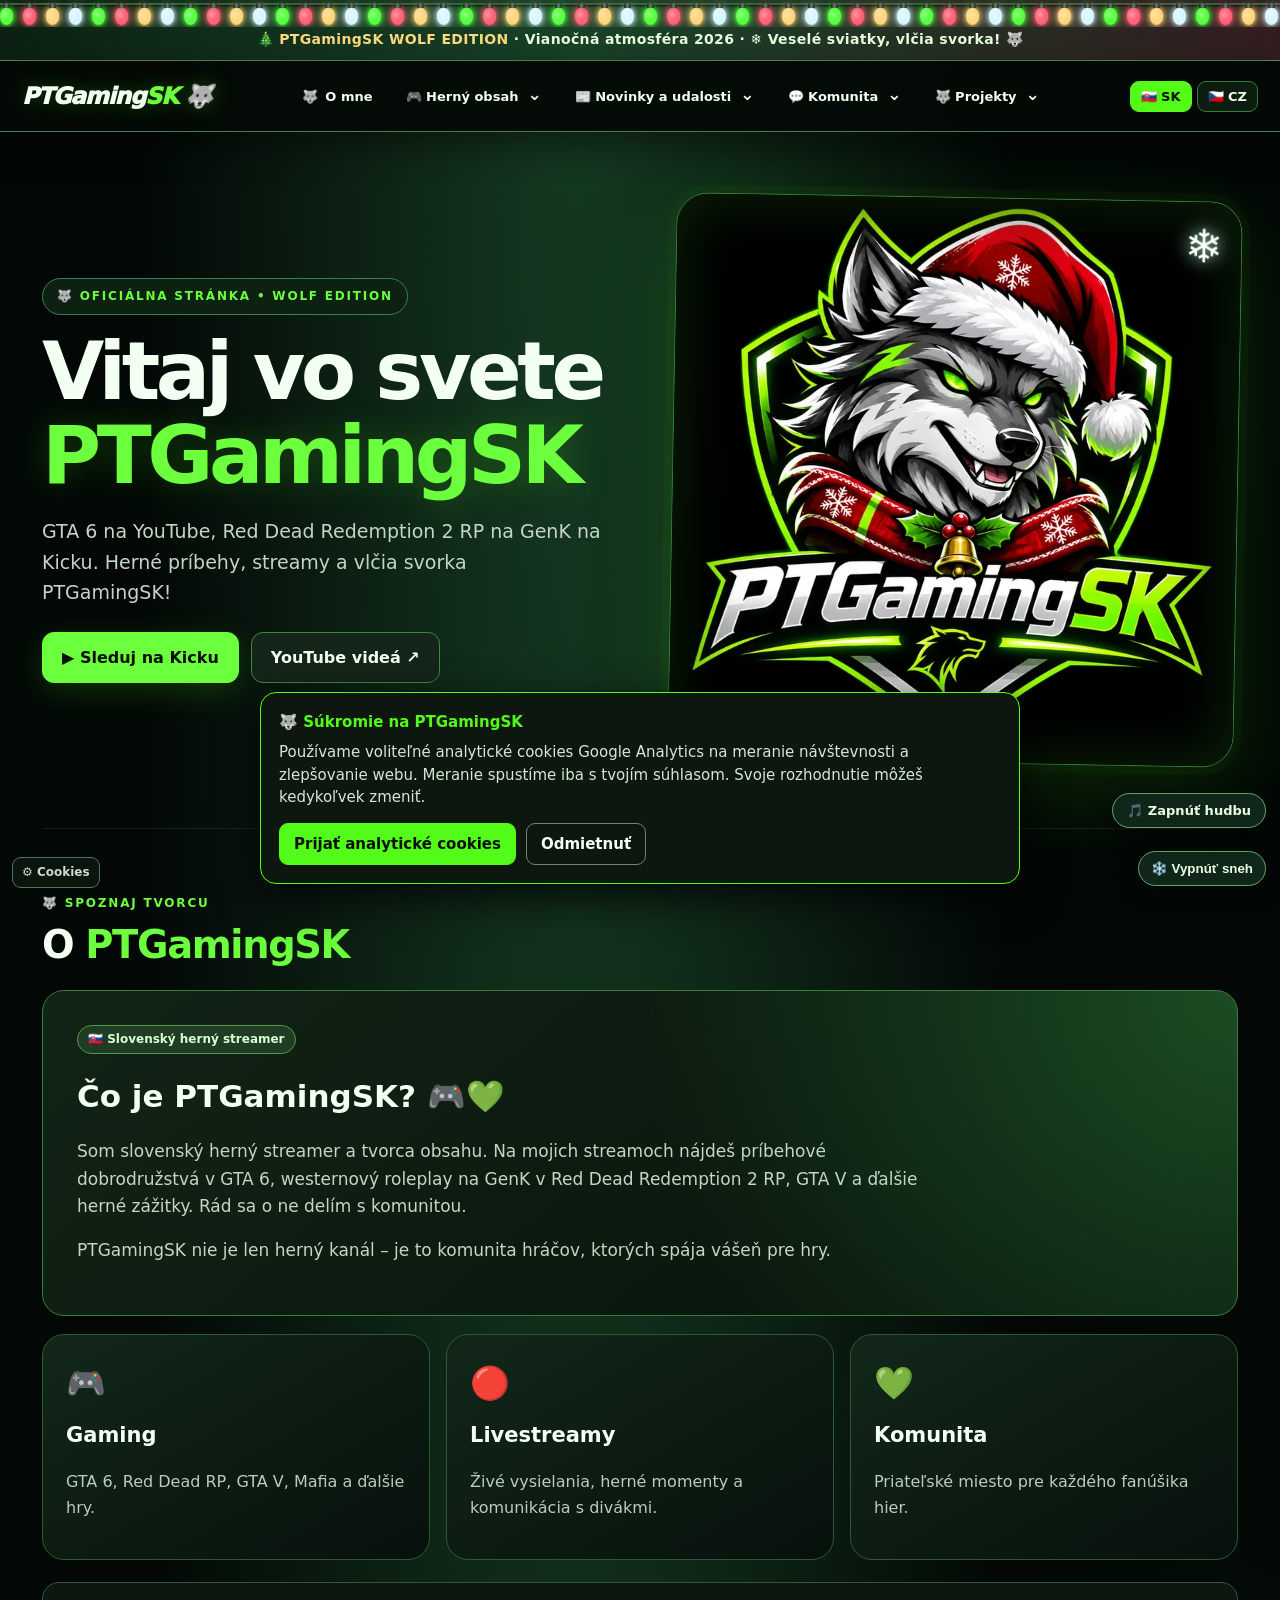
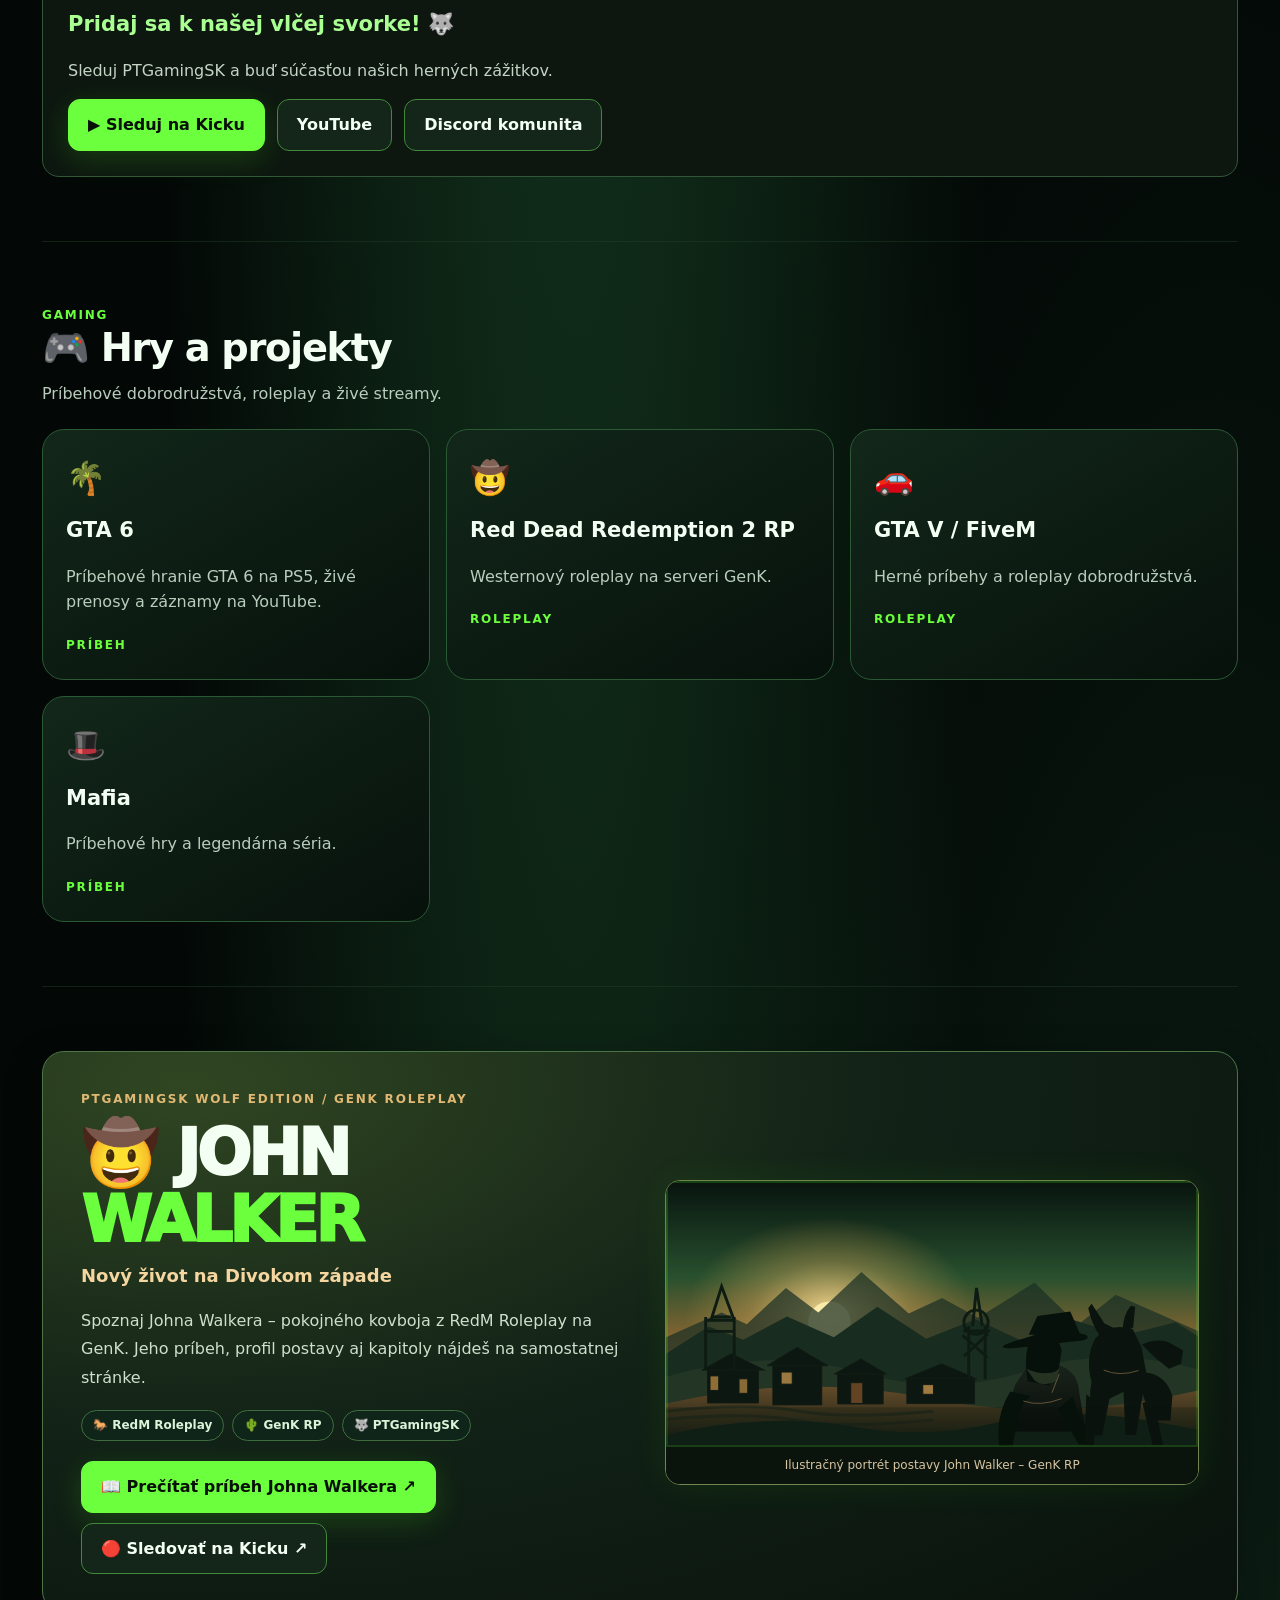
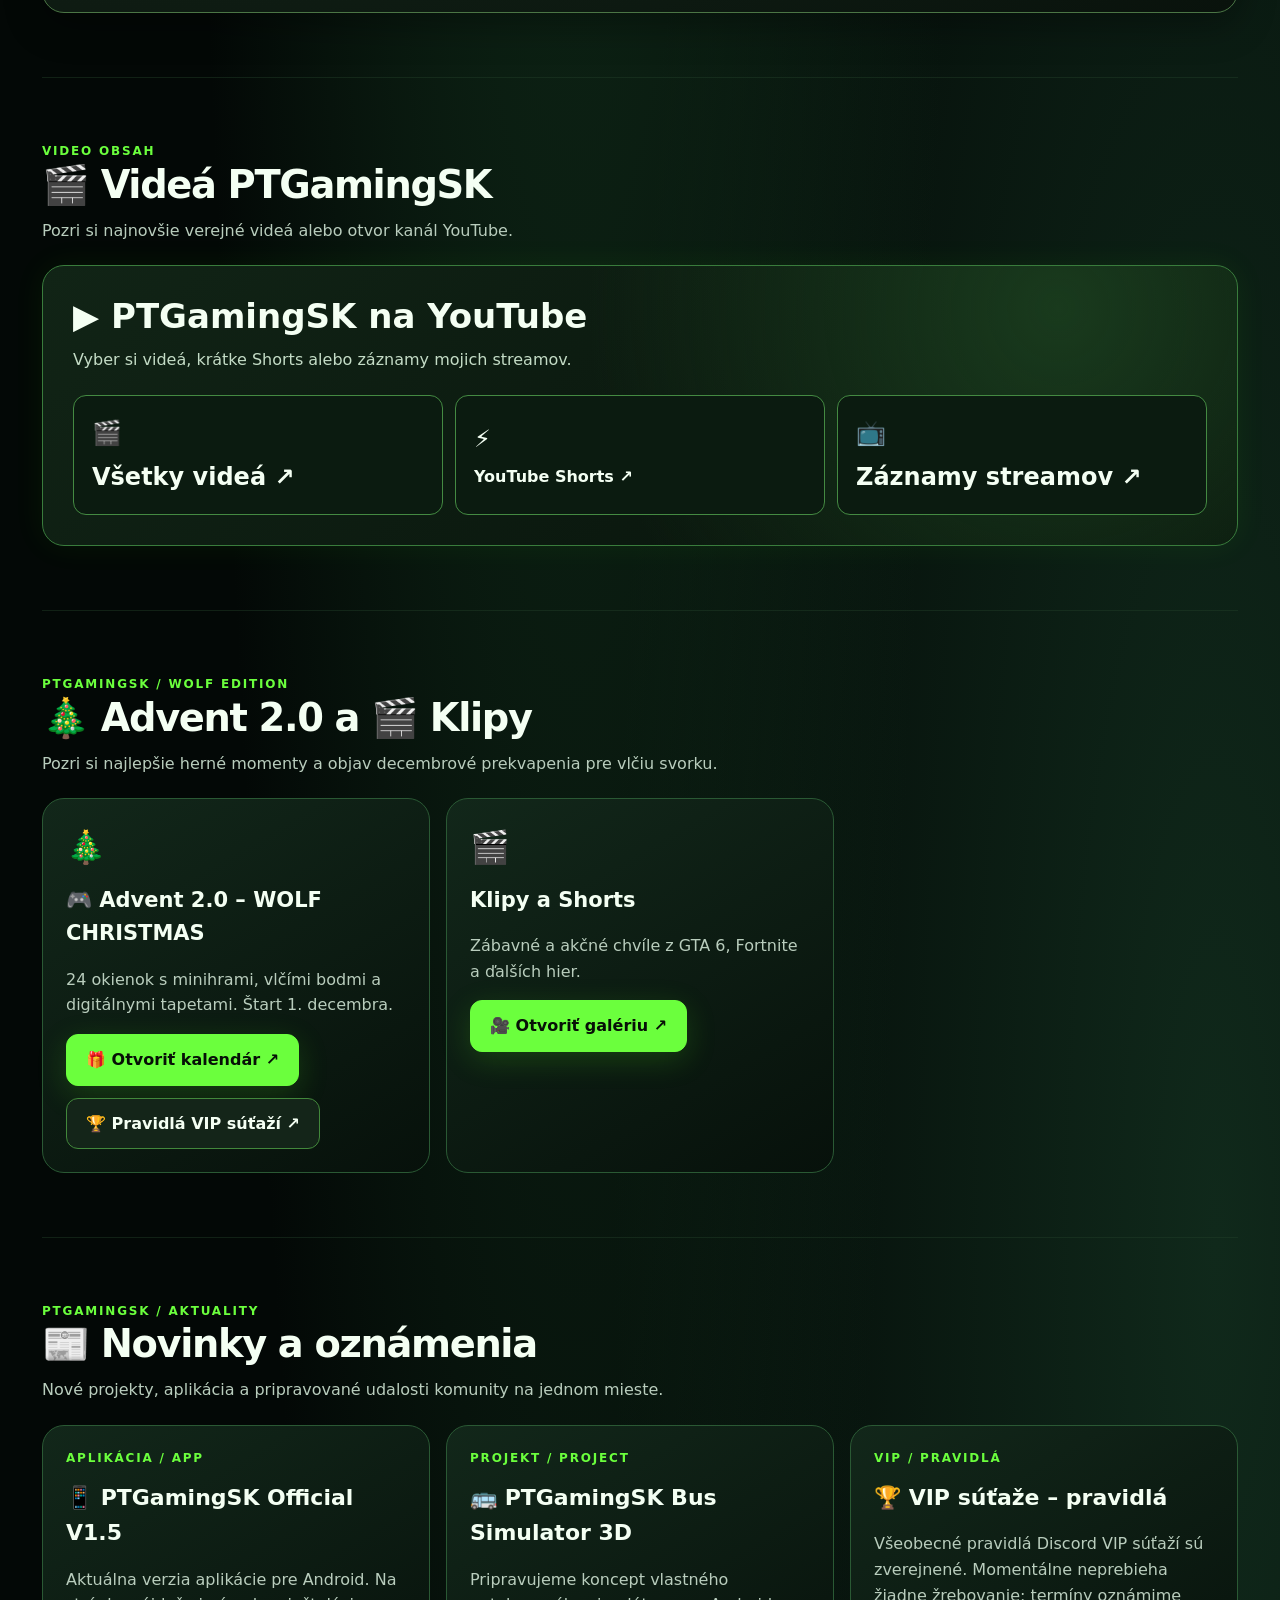
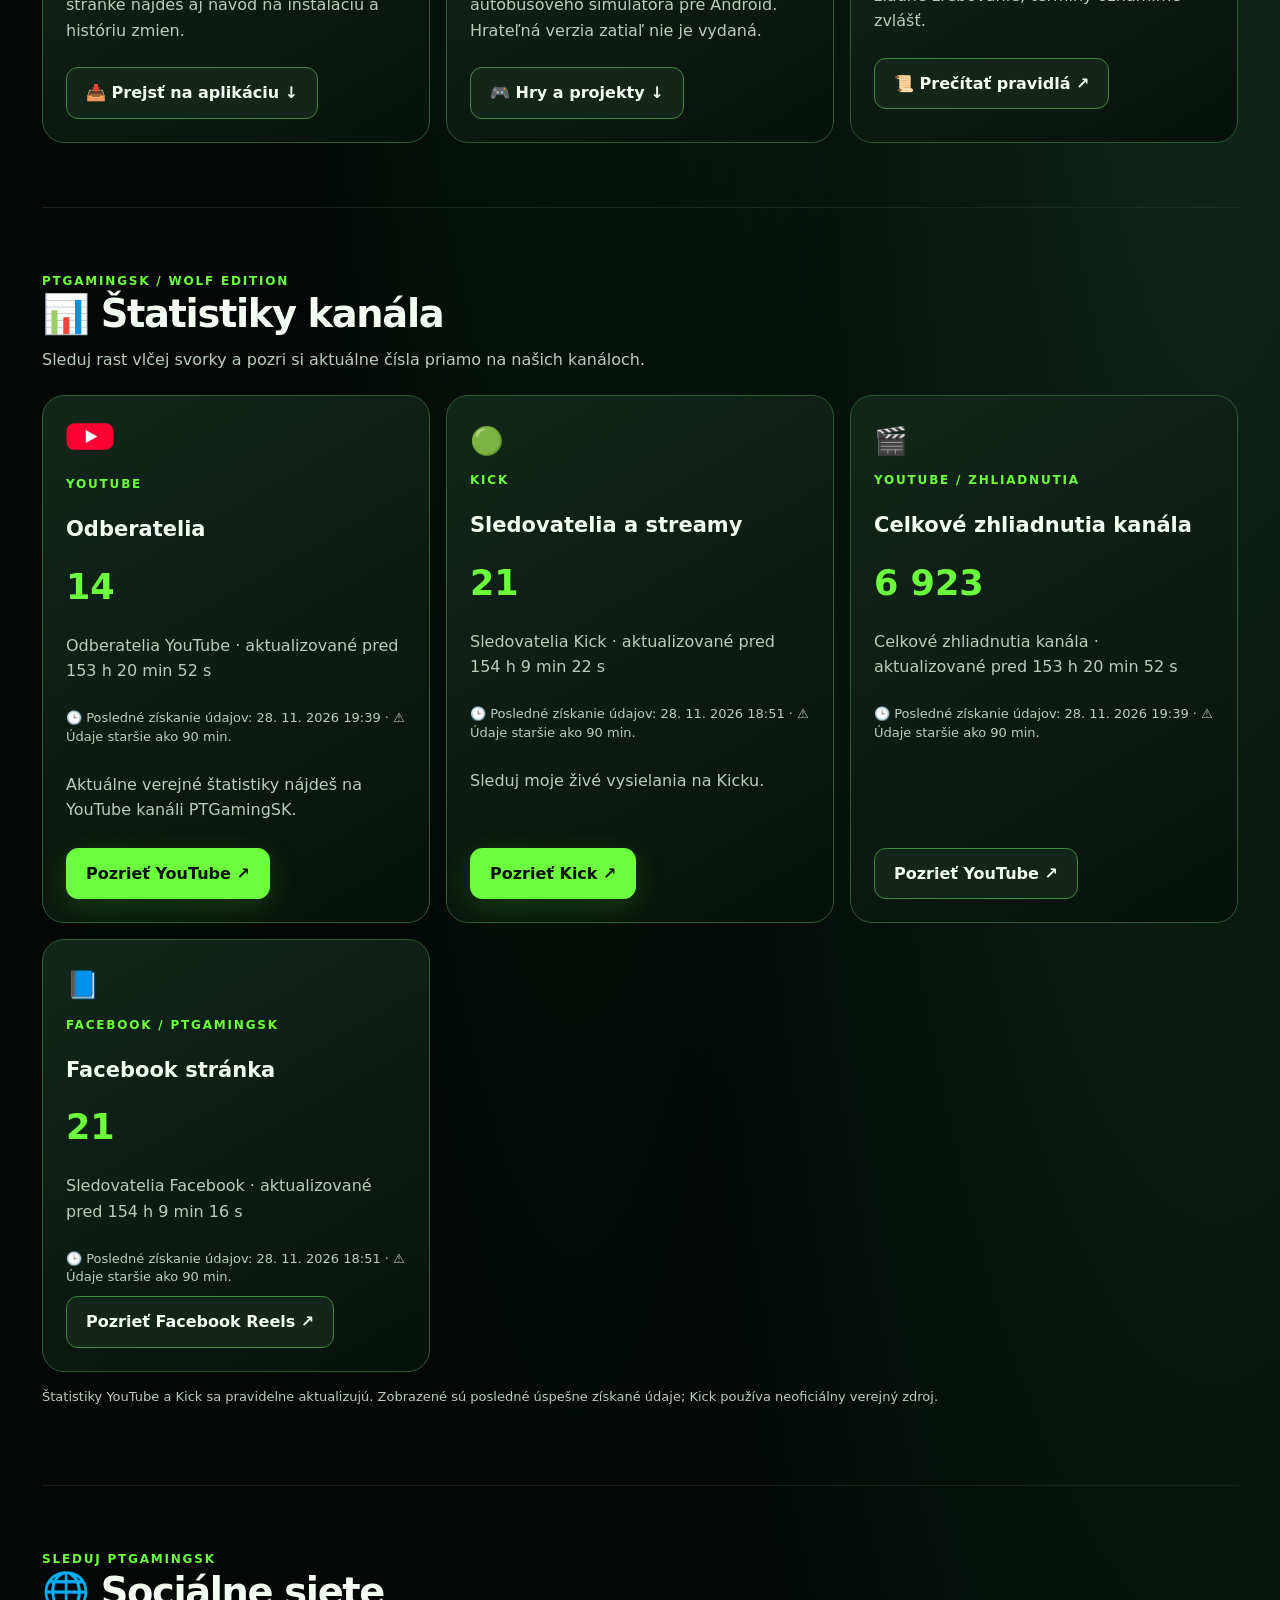
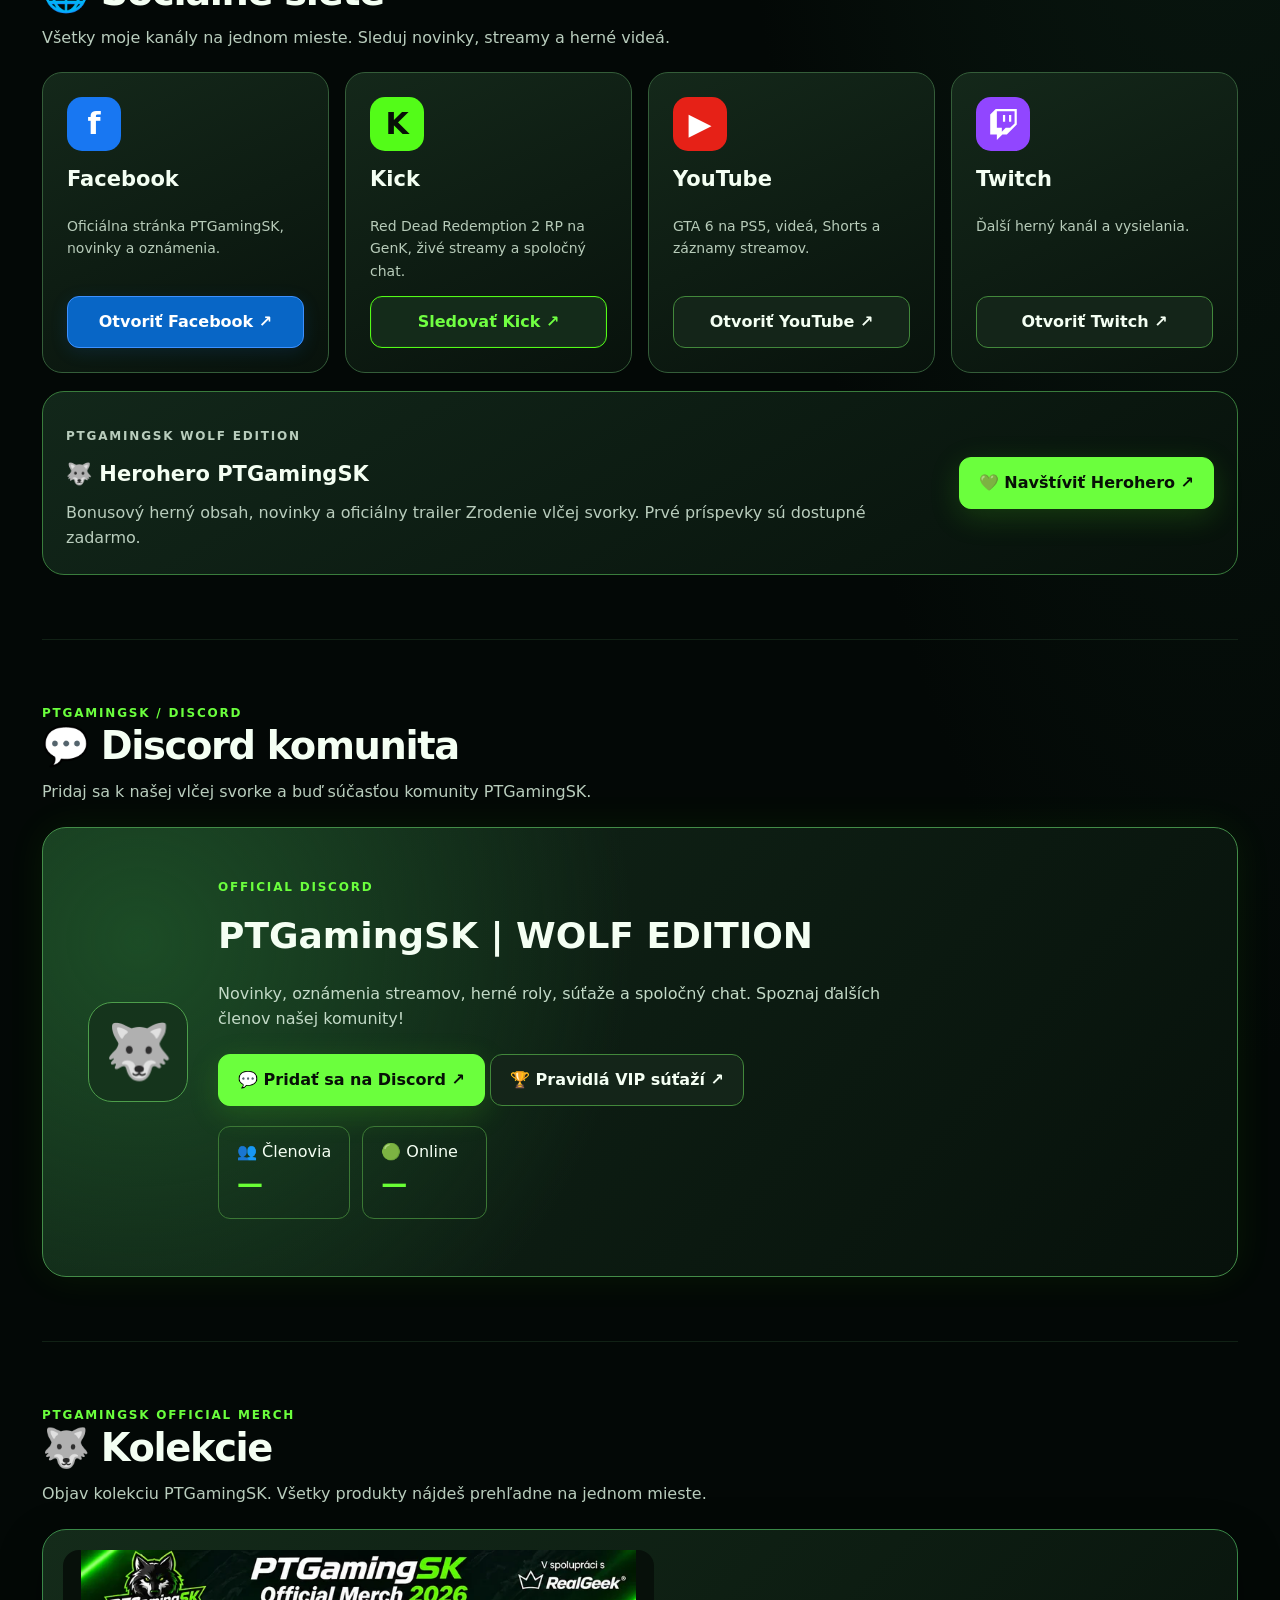
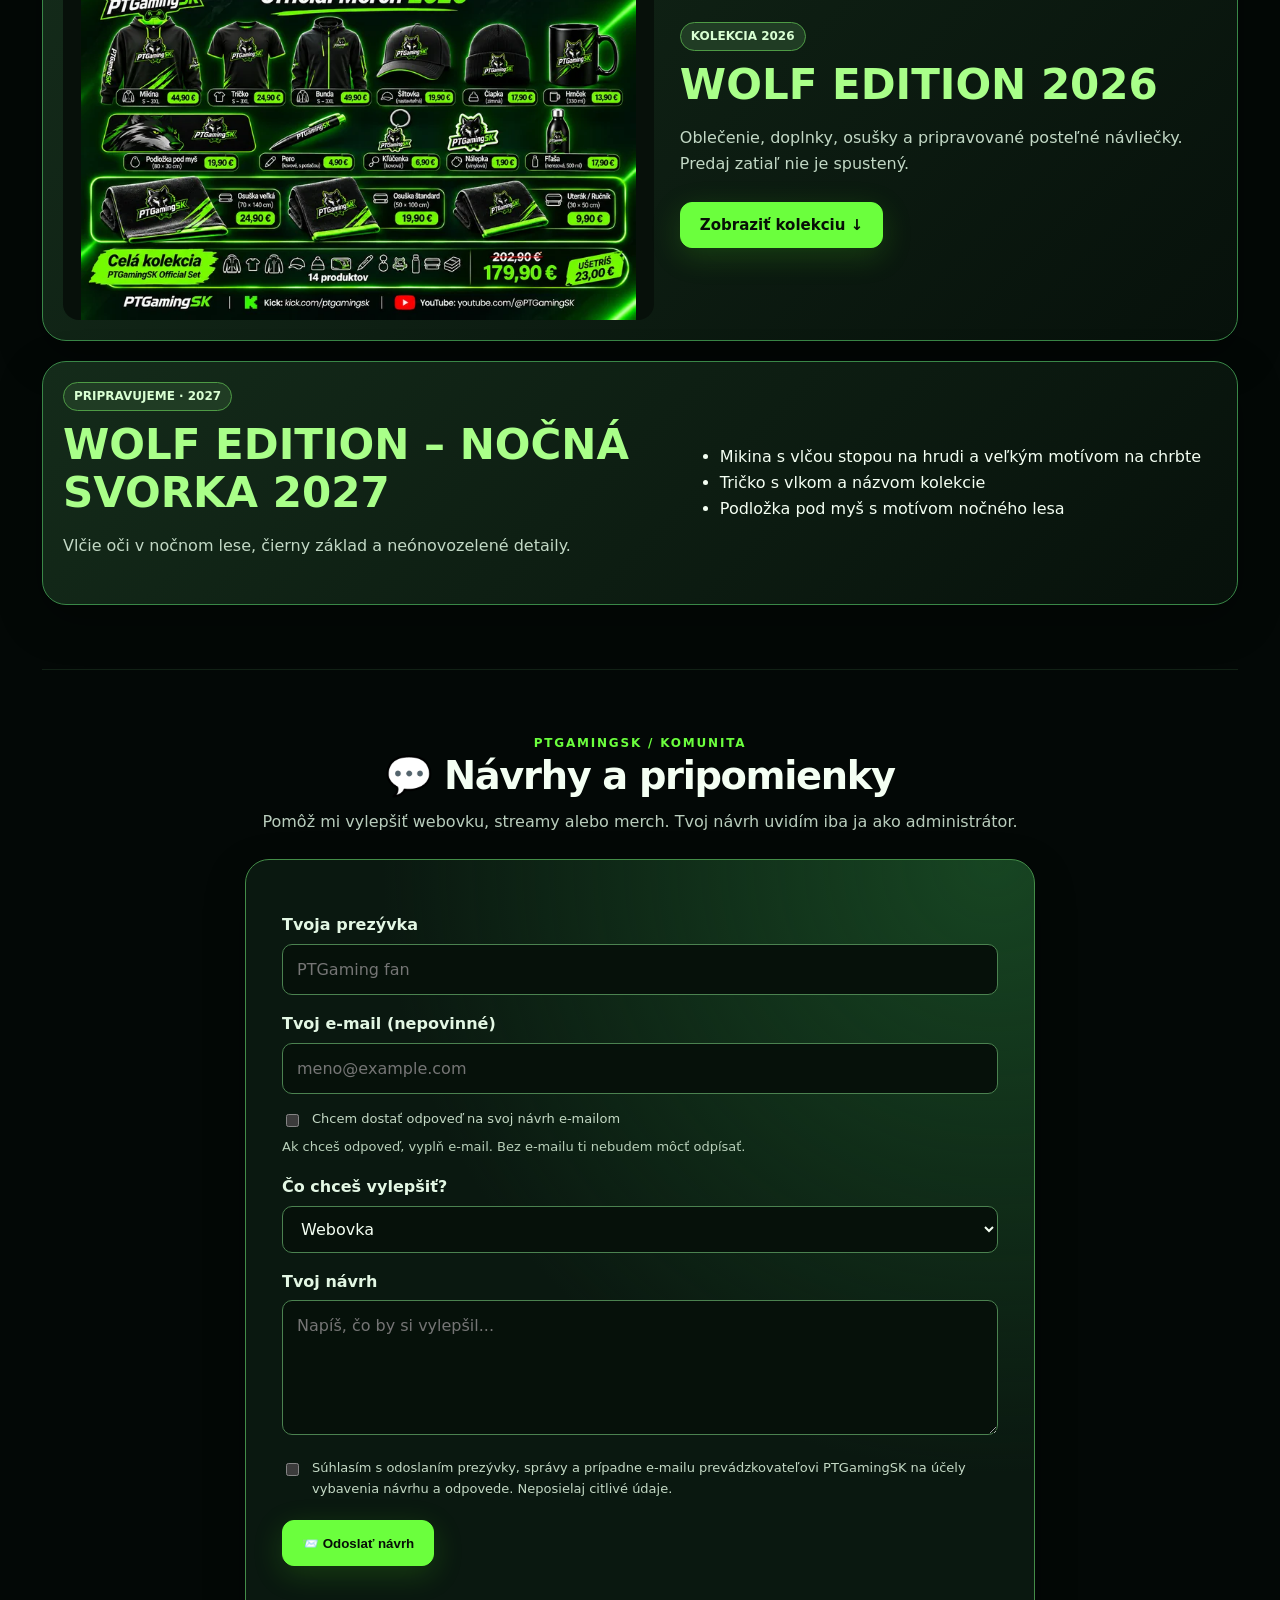
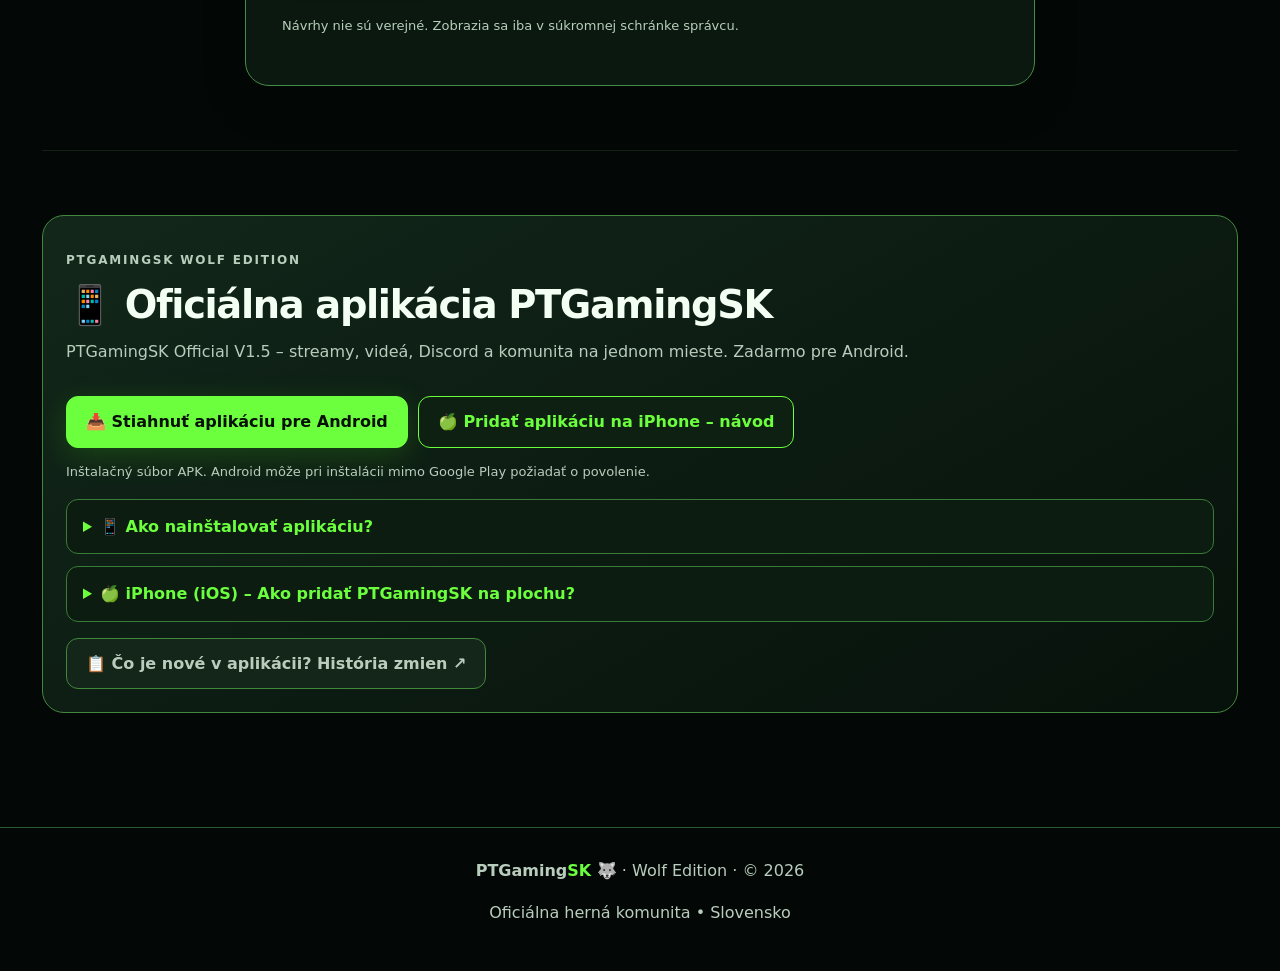
<file: index.html>
<!DOCTYPE html>

<html lang="sk"><head><meta charset="utf-8"/><meta content="width=device-width,initial-scale=1" name="viewport"/><meta content="#070d09" name="theme-color"/><meta content="PTGamingSK je slovenský herný streamer. Sleduj GTA 6 na PS5 na YouTube, Red Dead Redemption 2 RP na GenK na Kicku, herné videá, Discord komunitu a WOLF EDITION." name="description"/><title>PTGamingSK | Oficiálny web slovenského herného streamera</title><link href="/assets/wolf-logo.webp" rel="icon" type="image/webp"/><link rel="manifest" href="/manifest.webmanifest" type="application/manifest+json"/><link rel="apple-touch-icon" sizes="180x180" href="/assets/pwa-icon-180.png"/><meta name="apple-mobile-web-app-capable" content="yes"/><meta name="apple-mobile-web-app-title" content="PTGamingSK"/><meta name="apple-mobile-web-app-status-bar-style" content="black"/><style>
:root{color-scheme:dark;--bg:#050907;--panel:#0d1710;--line:#24402b;--green:#53fc18;--text:#f4fff3;--muted:#abc3af}*{box-sizing:border-box}html{scroll-behavior:smooth}body{margin:0;color:var(--text);font:16px/1.6 system-ui,Segoe UI,sans-serif;background:radial-gradient(ellipse at 50% 0%,#15351b 0,transparent 45%),var(--bg)}a{color:inherit;text-decoration:none}a:focus-visible{outline:2px solid var(--green);outline-offset:4px}header{position:sticky;top:0;z-index:10;background:#050a07eF;border-bottom:1px solid var(--line);backdrop-filter:blur(16px)}.nav{max-width:1180px;margin:auto;padding:15px 22px;display:flex;align-items:center;justify-content:space-between;gap:20px}.brand{font-size:23px;font-weight:1000;font-style:italic;letter-spacing:-1px}.brand span,.accent{color:var(--green)}nav{display:flex;gap:16px;flex-wrap:wrap;font-size:13px;font-weight:750}nav a:hover{color:var(--green)}main{max-width:1180px;margin:auto;padding:0 22px}.hero{min-height:570px;display:grid;grid-template-columns:1fr 1fr;align-items:center;gap:35px;padding:65px 0}.kicker,.tag{font-size:12px;font-weight:900;letter-spacing:.15em;text-transform:uppercase;color:var(--green)}h1{font-size:clamp(48px,6vw,83px);line-height:1.04;letter-spacing:-.055em;margin:15px 0}h2{font-size:clamp(27px,3vw,39px);line-height:1.2;margin:0 0 10px}h3{margin:10px 0;font-size:21px}.lead{font-size:19px;color:#c4d5c6;max-width:560px}.hero-art{position:relative;border-radius:26px;overflow:hidden;border:1px solid #377c39;box-shadow:0 0 55px #39ff1420;background:#010301}.hero-art img{display:block;width:100%;height:auto}.hero-art:after{content:'';position:absolute;inset:0;pointer-events:none;box-shadow:inset 0 0 65px #0c260b}.actions,.links{display:flex;flex-wrap:wrap;gap:12px;margin-top:24px}.btn{display:inline-flex;align-items:center;justify-content:center;padding:12px 19px;border:1px solid #42883b;border-radius:11px;background:#142519;font-weight:800;transition:.2s}.btn:hover{background:#22472a;transform:translateY(-2px)}.btn.primary{background:var(--green);color:#071007;border-color:var(--green)}section{padding:48px 0;scroll-margin-top:85px}.sub{color:var(--muted);margin:0 0 22px}.grid{display:grid;grid-template-columns:repeat(3,minmax(0,1fr));gap:16px}.card{padding:23px;background:linear-gradient(145deg,#122216,#0a110d);border:1px solid var(--line);border-radius:18px}.card:hover{border-color:#50c63b}.card p{color:var(--muted)}.emoji{font-size:32px}.notice{padding:16px;border:1px solid #41613c;background:#142218;border-radius:12px;color:#d5ead7}.two{display:grid;grid-template-columns:1fr 1fr;gap:18px}.video{width:100%;aspect-ratio:16/9;border:0;border-radius:12px;background:#000}.price{font-size:24px;font-weight:900;color:var(--green)}.merch-hero{display:grid;grid-template-columns:1fr 1fr;gap:22px;align-items:center}.merch-hero img{width:100%;border-radius:15px;border:1px solid var(--line)}.pill{display:inline-block;background:#203c24;border:1px solid #4e9b45;color:#d9ffd3;padding:4px 10px;border-radius:30px;font-size:12px;font-weight:800}.schedule{width:100%;border-collapse:collapse}.schedule td{padding:13px;border-bottom:1px solid #29432c}.schedule td:last-child{text-align:right;color:#baf7b0}footer{margin-top:50px;text-align:center;padding:30px;border-top:1px solid var(--line);color:var(--muted)}@media(max-width:820px){.hero,.merch-hero,.two{grid-template-columns:1fr}.hero{padding:35px 0}.hero-art{max-width:540px}.grid{grid-template-columns:repeat(2,1fr)}.nav{align-items:flex-start;flex-direction:column;gap:8px}}@media(max-width:540px){.grid{grid-template-columns:1fr}.nav{padding:12px 16px}nav{gap:11px;font-size:12px}main{padding:0 16px}h1{font-size:48px}.actions .btn{flex:1}}
.product-card{display:flex;flex-direction:column;min-height:210px}.product-card h3{margin-bottom:0}.product-card p{margin:4px 0 12px}.product-card .price{margin-top:auto}.product-card .tag{margin-top:8px}.merch-head{margin:28px 0 15px;scroll-margin-top:90px}.merch-head h3{margin-bottom:0}.collection-note{margin-top:22px;padding:22px;border:1px solid #53fc18;border-radius:18px;background:linear-gradient(115deg,#173b19,#0a140d)}.collection-note h3{color:var(--green)}.collection-note p{color:var(--muted);margin-bottom:0}
.language-switch{display:flex;gap:5px;flex-shrink:0}.language-switch button{cursor:pointer;border:1px solid #387c38;background:#0c1c10;color:#e9ffe9;padding:7px 10px;border-radius:9px;font:700 13px system-ui}.language-switch button.active{background:#53fc18;color:#061006;border-color:#53fc18}@media(max-width:820px){.language-switch{margin-top:4px}}
.czk-price{display:block;font-size:16px;font-weight:650;color:#c9dfca;margin-top:2px}.size-label{display:block;font-size:13px;color:#c5dfc5;margin:10px 0 14px}.size-picker{display:block;width:100%;padding:10px;margin-top:6px;background:#0b190e;color:#f4fff3;border:1px solid #438647;border-radius:9px;font:inherit}.size-picker:focus{outline:2px solid #53fc18}
/* PTGamingSK 2026 – katalógové vylepšenia */
.shop-toolbar{display:flex;flex-wrap:wrap;align-items:center;gap:10px;margin:20px 0;padding:16px;background:#0d1710;border:1px solid #315738;border-radius:15px}.shop-toolbar label{font-size:13px;color:#c9e7cb;font-weight:700}.shop-toolbar input,.shop-toolbar select,.shop-toolbar button{min-height:42px;padding:9px 12px;border-radius:9px;border:1px solid #46794b;background:#07100a;color:#f4fff3;font:inherit}.shop-toolbar input{flex:1 1 190px;min-width:150px}.shop-toolbar button[aria-pressed=true]{border-color:#53fc18;color:#53fc18}.product-tools{display:flex;gap:8px;flex-wrap:wrap;margin-top:16px}.product-tools button{flex:1 1 120px;min-height:39px;border-radius:9px;background:#122519;border:1px solid #46794b;color:#e6ffe6;font-weight:750;cursor:pointer}.product-tools button:hover,.product-tools .favorite-toggle[aria-pressed=true]{border-color:#53fc18;color:#53fc18}.product-card[hidden],#products-empty[hidden],.detail-modal[hidden]{display:none!important}.merch-extra,.stream-next{margin-top:26px;padding:22px;border:1px solid #315738;border-radius:17px;background:#0d1710}.merch-extra details{border-bottom:1px solid #28452d;padding:12px 0}.merch-extra summary{cursor:pointer;font-weight:750}.merch-extra p{color:#c0d8c2}.detail-modal{position:fixed;inset:0;z-index:9999;background:#000d;display:flex;align-items:center;justify-content:center;padding:18px;overflow:auto}.detail-panel{position:relative;display:grid;grid-template-columns:minmax(0,1fr) minmax(0,1fr);gap:24px;width:min(900px,100%);max-height:90vh;overflow:auto;background:#0c1710;border:1px solid #53fc18;border-radius:20px;padding:24px;box-shadow:0 0 60px #53fc1830}.detail-panel img{width:100%;max-height:450px;object-fit:contain;background:#08100a;border-radius:12px}.detail-close{position:absolute;right:10px;top:10px;background:#172d1b;color:white;border:1px solid #53fc18;border-radius:8px;padding:8px 12px;cursor:pointer}.detail-panel .price{margin:12px 0}.detail-panel .sub{font-size:14px}.detail-material{margin:12px 0;padding:10px 12px;border:1px solid #3d8b40;border-radius:10px;background:#102718;color:#d9f4dc;font-weight:750}.detail-material[hidden]{display:none!important}@media(max-width:650px){.detail-panel{grid-template-columns:1fr;padding:18px}.detail-panel img{max-height:260px}.shop-toolbar{align-items:stretch}.shop-toolbar input,.shop-toolbar select,.shop-toolbar button{width:100%}}
</style><style>
.product-gallery{margin:-8px -8px 16px}.gallery-stage{display:block;width:100%;padding:0;border:1px solid #345d38;border-radius:14px;overflow:hidden;background:#07120a;cursor:zoom-in}.gallery-illustration{min-height:178px;display:flex;flex-direction:column;align-items:center;justify-content:center;gap:12px;background:radial-gradient(circle at 50% 40%,#2a632d,#07120a 72%);color:#b8ff9b}.gallery-symbol{font-size:76px;filter:drop-shadow(0 0 15px #53fc1860)}.gallery-mark{font-size:10px;letter-spacing:.13em;font-weight:900}.gallery-stage img{width:100%;height:210px;object-fit:cover;display:block;background:#061109;transition:transform .25s ease}.gallery-stage img.product-closeup{transform:scale(1.48)}.gallery-stage img.collection-full{object-fit:contain}.gallery-stage{height:212px}.gallery-stage:hover img.product-closeup{transform:scale(1.57)}.gallery-controls{display:flex;gap:8px;margin-top:9px}.gallery-thumb{flex:1;padding:8px;border-radius:8px;border:1px solid #35583a;background:#0d1a10;color:#d4e9d0;cursor:pointer}.gallery-thumb.selected{border-color:#53fc18;color:#53fc18;background:#19351c}.gallery-modal{width:min(660px,94vw);max-height:90vh;overflow:auto;border:1px solid #53fc18;border-radius:18px;background:#09130c;color:#f4fff3;padding:20px;box-shadow:0 0 70px #53fc1833}.gallery-modal::backdrop{background:#000c}.modal-top,.modal-controls{display:flex;align-items:center;justify-content:space-between;gap:10px}.modal-top button,.modal-controls button{border:1px solid #477f47;background:#16301b;color:white;border-radius:9px;padding:10px;cursor:pointer}.gallery-modal #gallery-preview{margin:15px 0}.gallery-modal #gallery-preview .gallery-illustration{min-height:340px}.gallery-modal #gallery-preview .gallery-symbol{font-size:135px}.gallery-modal #gallery-preview img{width:100%;max-height:60vh;object-fit:contain}.gallery-modal p{color:#abc3af;font-size:13px}
.size-label{display:block;font-size:13px;color:#c5dfc5;margin:10px 0 14px}.size-picker{display:block;width:100%;padding:10px;margin-top:6px;background:#0b190e;color:#f4fff3;border:1px solid #438647;border-radius:9px;font:inherit}.size-picker:focus{outline:2px solid #53fc18}</style><style>
/* PTGamingSK YouTube section */
.pt-youtube-panel{padding:30px;border:1px solid #397c3c;border-radius:18px;background:radial-gradient(circle at 85% 15%,#193a1d 0,transparent 45%),linear-gradient(140deg,#112416,#07110a);box-shadow:0 0 32px #53fc1810}
.pt-youtube-heading{font-size:clamp(23px,3vw,34px);font-weight:900;line-height:1.2;margin:0 0 10px}.pt-youtube-panel p{color:#c4dcc6;margin:0 0 22px}.pt-youtube-links{display:grid;grid-template-columns:repeat(3,minmax(0,1fr));gap:12px}.pt-youtube-links a{display:flex;flex-direction:column;align-items:flex-start;justify-content:center;gap:6px;min-height:105px;border:1px solid #448a42;border-radius:13px;background:#0b1b10;padding:18px;font-weight:800}.pt-youtube-links a:hover{border-color:#53fc18;background:#17351b}.pt-youtube-links span{font-size:24px}@media(max-width:650px){.pt-youtube-panel{padding:18px}.pt-youtube-links{grid-template-columns:1fr}.pt-youtube-links a{min-height:70px}}
</style><style>
/* PTGamingSK: košík a obľúbené */
.shop-actions{display:flex;gap:10px;flex-wrap:wrap;margin:15px 0 20px}
.shop-actions button,.cart-action,.cart-row button{border:1px solid #438647;background:#102416;color:#f4fff3;border-radius:10px;padding:10px 13px;font:700 14px system-ui;cursor:pointer}
.shop-actions button:hover,.cart-action:hover,.cart-row button:hover{border-color:#53fc18}
.cart-action{width:100%;margin-top:9px;background:#1b3b20}
.cart-panel{margin:18px 0 26px;padding:20px;border:1px solid #53fc18;border-radius:16px;background:#0d1710}
.cart-panel[hidden]{display:none!important}.cart-row{display:grid;grid-template-columns:1fr auto auto auto;align-items:center;gap:12px;border-bottom:1px solid #29432c;padding:12px 0}
.cart-row small{display:block;color:#abc3af}.cart-row input{width:66px;background:#07100a;color:white;border:1px solid #438647;border-radius:7px;padding:8px}
.cart-totals{display:flex;justify-content:space-between;gap:16px;flex-wrap:wrap;margin-top:16px;font-size:20px;font-weight:850;color:#53fc18}
.cart-note{color:#c9dfca;font-size:13px}.shop-toast{color:#b9ffad;min-height:22px;font-size:13px}
@media(max-width:620px){.cart-row{grid-template-columns:1fr auto}.cart-row input{grid-column:1}.cart-row .cart-remove{grid-column:2}}
/* Mena podľa zvoleného jazyka */
html[lang="sk"] .czk-price,html[lang="sk"] #cart-czk{display:none!important}
html[lang="cs"] .product-card .price{font-size:0}
html[lang="cs"] .product-card .czk-price{display:block;font-size:24px;font-weight:900;color:var(--green);margin-top:0}
html[lang="cs"] #cart-eur{display:none!important}
.product-card[data-category="bedding"] .price{font-size:0!important}.product-card[data-category="bedding"] .czk-price{display:none!important}.product-card[data-category="bedding"] .tag{font-size:14px;letter-spacing:normal}</style><style>/* Wolf Edition – vylepšený košík */
.cart-panel{background:radial-gradient(ellipse at 95% 0%,#153c1c 0,transparent 55%),#07120a;border:2px solid #53fc18;border-radius:22px;box-shadow:0 0 26px #53fc1820;padding:clamp(16px,3vw,30px)}
.cart-heading{display:flex;align-items:center;flex-wrap:wrap;gap:16px;margin-bottom:16px}.cart-heading h3{font-size:clamp(24px,3vw,34px);margin:0}.cart-badge{border:1px solid #53fc18;color:#b9ffa5;border-radius:30px;padding:6px 14px;font-weight:800}
.cart-row{display:grid;grid-template-columns:90px minmax(130px,1fr) auto auto auto;gap:16px;align-items:center;background:linear-gradient(110deg,#102718,#08160c);border:1px solid #3d8b40;border-radius:15px;padding:12px;margin:12px 0}.cart-row img{width:86px;height:86px;object-fit:cover;border-radius:10px;border:1px solid #386c3c}.cart-row strong{font-size:19px}.cart-row small{margin-top:4px}.cart-row .cart-qty{display:flex;align-items:center;border:1px solid #53fc18;border-radius:10px;overflow:hidden}.cart-row .cart-qty button{border:0;border-radius:0;background:#173b1e;color:#53fc18;font-size:20px;min-width:36px;height:40px;padding:4px}.cart-row .cart-qty span{min-width:32px;text-align:center;font-weight:800}.cart-row .cart-subtotal{font-size:19px;font-weight:900;white-space:nowrap}.cart-row .cart-remove{color:#ff7d91;border-color:#9c354b;min-height:40px}.cart-totals{font-size:clamp(23px,3vw,32px);border-top:1px solid #356e3c;padding-top:16px;margin-top:20px}.cart-note{border:1px solid #3d8b40;border-radius:10px;background:#13321a;padding:12px 15px;color:#d9f4dc}.cart-bottom-actions{display:grid;grid-template-columns:1fr 1fr;gap:12px;margin-top:18px}.cart-bottom-actions button{margin:0;min-height:48px;border-radius:12px;font-weight:800;cursor:pointer}.cart-continue{background:#102418;border:1px solid #53fc18;color:white}.cart-bottom-actions .cart-action{background:#53fc18;color:#071007;border-color:#53fc18}
@media(max-width:700px){.cart-row{grid-template-columns:66px 1fr auto;gap:10px}.cart-row img{width:64px;height:64px}.cart-row .cart-qty{grid-column:2}.cart-row .cart-subtotal{grid-column:3;grid-row:2}.cart-row .cart-remove{grid-column:3;grid-row:1}.cart-bottom-actions{grid-template-columns:1fr}}
</style><style>
/* PTGamingSK – sekcia O tvorcovi */
.pt-about{padding-top:65px}.pt-about h2{margin:8px 0 22px}.pt-about-intro{padding:clamp(20px,4vw,34px);border:1px solid #397c3c;border-radius:20px;background:radial-gradient(circle at 100% 0%,#1c4c23 0,transparent 48%),linear-gradient(140deg,#112416,#07110a)}
.pt-about-intro h3{font-size:clamp(23px,3vw,31px);margin:18px 0 10px}.pt-about-intro p{max-width:850px;color:#c4d5c6;font-size:17px}.pt-about-intro strong{color:#e7ffe2}
.pt-about-grid{margin-top:18px}.pt-about-grid .card{min-height:180px}.pt-about-end{margin-top:22px;padding:25px;border:1px solid #315738;border-radius:17px;background:#0d1710}.pt-about-end strong{font-size:21px;color:#aaff93}.pt-about-end p{color:#c4d5c6}.pt-about-end .links{margin-top:14px}
</style><style>/* PTGamingSK – posteľné návliečky, koncept */.bedding-feature{display:grid;grid-template-columns:1.15fr 1fr;gap:22px;align-items:center;margin:26px 0;padding:18px;border:1px solid #438647;border-radius:20px;background:linear-gradient(135deg,#142a18,#08110a)}.bedding-photo img{display:block;width:100%;border-radius:13px;max-height:380px;object-fit:cover}.bedding-content h3{font-size:clamp(23px,3vw,30px)}.bedding-content p{color:#c4d5c6}.bedding-price{font-weight:850;color:#aaff93!important}.bedding-disclaimer{font-size:13px}@media(max-width:720px){.bedding-feature{grid-template-columns:1fr}}</style><style id="pt-xmas-style">
/* PTGamingSK WOLF EDITION – CHRISTMAS 2026: bez externych obrazkov */
:root{--xmas-gold:#ffdb7f;--xmas-red:#d63e4f}
body{background:radial-gradient(ellipse at 50% 0%,#1c4426 0,transparent 42%),radial-gradient(ellipse at 100% 33%,#3b1020 0,transparent 25%),#050907}
header{border-bottom-color:#4a7b50;box-shadow:0 3px 22px #53fc1814}
.hero-art{box-shadow:0 0 55px #39ff1420,0 0 28px #ffdb7f1a}
.hero-art:before{content:'❄';position:absolute;top:8px;right:18px;font-size:46px;z-index:2;color:#fff;filter:drop-shadow(0 0 9px #b6ffde);pointer-events:none}
.pt-xmas-ribbon{position:relative;z-index:9;background:linear-gradient(90deg,#0c2113,#184328 45%,#331d20);border-bottom:1px solid #5d8e52;text-align:center;padding:10px 50px;font-size:14px;font-weight:800;letter-spacing:.025em;color:#eaffdf}
.pt-xmas-ribbon b{color:var(--xmas-gold)}
.pt-xmas-tag{display:inline-block;margin:0 0 4px;padding:7px 13px;border-radius:50px;background:#102819;border:1px solid #5eab50;color:#e8ffdf;font-weight:800;font-size:12px;letter-spacing:.09em}
/* Realisticka svetelna retaz: tenky kabel, objimky a samostatne pulzujuce ziarovky */
.pt-xmas-ribbon{padding-top:28px}
.pt-xmas-lights{position:absolute;inset:0 0 auto;height:27px;display:flex;align-items:flex-start;gap:10px;overflow:hidden;pointer-events:none;white-space:nowrap;opacity:1;filter:none}
.pt-xmas-lights::before{content:"";position:absolute;top:3px;left:0;right:0;height:2px;background:#355b39;box-shadow:0 1px 2px #000;z-index:0}
.pt-xmas-lights span{position:relative;display:block;flex:0 0 13px;width:13px;height:17px;margin-top:8px;border-radius:48% 48% 52% 52%;background:#53fc18;box-shadow:0 0 5px currentColor,0 0 12px currentColor;animation:pt-bulb-glow 2.8s ease-in-out infinite;transform-origin:50% -4px}
.pt-xmas-lights span::before{content:"";position:absolute;width:7px;height:5px;top:-5px;left:3px;background:linear-gradient(90deg,#1c2a1c,#647765,#1c2a1c);border-radius:2px 2px 0 0}
.pt-xmas-lights span::after{content:"";position:absolute;width:4px;height:7px;left:3px;top:3px;background:#fff9;border-radius:50%;filter:blur(2px)}
.pt-xmas-lights span:nth-child(4n+1){background:#58ff41;color:#58ff41;animation-delay:-.5s}
.pt-xmas-lights span:nth-child(4n+2){background:#ff6275;color:#ff6275;animation-delay:-1.8s}
.pt-xmas-lights span:nth-child(4n+3){background:#ffd57c;color:#ffd57c;animation-delay:-1.1s}
.pt-xmas-lights span:nth-child(4n){background:#d9f6ff;color:#d9f6ff;animation-delay:-2.3s}
@keyframes pt-bulb-glow{0%,100%{opacity:1;filter:brightness(1.1)}50%{opacity:.58;filter:brightness(.75)}}
@media(prefers-reduced-motion:reduce){.pt-xmas-lights span{animation:none}}
.pt-xmas-snow{position:fixed;inset:0;pointer-events:none;z-index:8;overflow:hidden}
.pt-xmas-snow span{position:absolute;top:-26px;left:var(--x);opacity:var(--opacity);font-size:var(--size);color:#f0fff6;text-shadow:0 0 6px #b1dfc6;animation:pt-snowfall var(--duration) linear var(--delay) infinite;user-select:none}
@keyframes pt-snowfall{to{transform:translate3d(var(--drift),110vh,0) rotate(180deg)}}
.pt-xmas-toggle{position:fixed;right:14px;bottom:14px;z-index:30;padding:9px 12px;border-radius:100px;color:#eaffdf;background:#11261a;border:1px solid #63a75e;font-weight:800;cursor:pointer;box-shadow:0 5px 20px #0008}
.pt-xmas-toggle:hover{border-color:#53fc18}
body.pt-xmas-paused .pt-xmas-snow{display:none}
@media(prefers-reduced-motion:reduce){.pt-xmas-snow{display:none}}
@media(max-width:600px){.pt-xmas-ribbon{padding:29px 14px 10px;font-size:12px}.pt-xmas-toggle{bottom:8px;right:8px;font-size:12px;padding:7px 10px}.pt-xmas-snow span:nth-child(n+13){display:none}}
</style><style id="pt-redesign-2026">
/* PTGamingSK Wolf Edition — visual refresh, existing shop logic preserved */
:root{--bg:#030806;--panel:#0a1810;--line:#2a5934;--green:#6bff3d;--muted:#b9cdbd}
body{background:radial-gradient(ellipse at 45% -5%,#163c22 0,transparent 44%),radial-gradient(ellipse at 95% 42%,#10291b 0,transparent 35%),#030806}
header{box-shadow:0 12px 38px #0007}.nav{max-width:1280px}.brand{letter-spacing:-.045em;text-shadow:0 0 20px #53fc1845}
nav a{padding:7px 3px;transition:color .2s}nav a:hover{color:var(--green)}main{max-width:1240px}
.hero{min-height:650px;gap:clamp(22px,5vw,70px)}.hero .kicker{display:inline-block;padding:8px 14px;border:1px solid #3c804a;border-radius:100px;background:#0c2112}
h1{font-size:clamp(48px,6.3vw,90px);text-wrap:balance}h1 .accent{display:block;text-shadow:0 0 35px #53fc1838}
.hero-art{border-radius:32px;transform:rotate(1deg);box-shadow:0 0 0 8px #53fc1808,0 25px 90px #53fc1820;animation:ptFloat 7s ease-in-out infinite}
@keyframes ptFloat{50%{transform:translateY(-12px) rotate(-1deg)}}
.btn{border-radius:12px;min-height:46px}.btn.primary{box-shadow:0 8px 30px #53fc182b}
section{padding:64px 0;border-top:1px solid #24412b70}section h2{letter-spacing:-.035em}
.card{border-radius:22px;background:linear-gradient(150deg,#12271a,#07110b);transition:border-color .2s,transform .2s,box-shadow .2s}
.card:hover{transform:translateY(-3px);box-shadow:0 14px 35px #0006}.product-card{overflow:hidden}.product-card:hover{transform:translateY(-4px)}
.notice,.stream-next,.pt-youtube-panel,.pt-about-intro,.collection-note{border-radius:22px}
.pt-news-grid{display:grid;grid-template-columns:repeat(3,minmax(0,1fr));gap:16px}.pt-news-card{position:relative;min-height:190px}.pt-news-card .tag{display:block;margin-bottom:12px}
.pt-news-card h3{font-size:22px}.pt-news-card p{margin-bottom:0}
@media(max-width:850px){.pt-news-grid{grid-template-columns:1fr 1fr}.hero{min-height:unset}.hero-art{transform:none;animation:none}}
@media(max-width:600px){.pt-news-grid{grid-template-columns:1fr}section{padding:43px 0}.hero{padding:42px 0}.nav nav{overflow-x:auto;flex-wrap:nowrap;max-width:100%;width:100%;padding-bottom:5px}.nav nav a{white-space:nowrap}.hero .actions .btn{flex:1 1 100%}.pt-xmas-ribbon{line-height:1.6}}
@media(prefers-reduced-motion:reduce){.hero-art{animation:none}.card,.btn{transition:none}}
</style><style>/* PTGamingSK social media 2026 */
.pt-social-grid{display:grid;grid-template-columns:repeat(4,minmax(0,1fr));gap:16px}.pt-social-card{display:flex;flex-direction:column;align-items:flex-start;min-height:260px;padding:24px;border-radius:20px;background:linear-gradient(155deg,#14281a,#08120c);border:1px solid #345d39;transition:transform .2s,border-color .2s,box-shadow .2s}.pt-social-card:hover{transform:translateY(-5px);border-color:#53fc18;box-shadow:0 12px 32px #53fc1815}.pt-social-card h3{margin:12px 0 4px}.pt-social-card p{font-size:14px;color:#b7cbb9;flex:1}.pt-social-card .btn{width:100%;text-align:center}.pt-social-icon{display:grid;place-items:center;width:54px;height:54px;border-radius:15px;font-weight:900;font-size:30px;color:white}.pt-social-card.facebook .pt-social-icon{background:#1877f2}.pt-social-card.kick .pt-social-icon{background:#53fc18;color:#071007}.pt-social-card.youtube .pt-social-icon{background:#e62117}.pt-social-card.twitch .pt-social-icon{background:#9146ff}.pt-social-pending{font-size:12px;color:#d2dfd3;border:1px dashed #527d57;padding:10px;border-radius:10px;width:100%;text-align:center}@media(max-width:950px){.pt-social-grid{grid-template-columns:repeat(2,minmax(0,1fr))}}@media(max-width:540px){.pt-social-grid{grid-template-columns:1fr}.pt-social-card{min-height:220px}}</style><style id="pt-social-button-refresh">
/* Sociálne siete: samostatné farby iba pre Facebook a Kick */
.pt-social-card .social-facebook-btn{background:#0866c6;color:#fff;border:1px solid #3d91ff;box-shadow:0 4px 18px #1877f222}
.pt-social-card .social-facebook-btn:hover{background:#0757aa;border-color:#8dc2ff;box-shadow:0 0 22px #1877f255;transform:translateY(-2px)}
.pt-social-card .social-kick-btn{background:#142b1a;color:#70ff42;border:1px solid #53fc18;box-shadow:inset 0 0 0 1px #53fc1812}
.pt-social-card .social-kick-btn:hover{background:#204b28;color:#fff;box-shadow:0 0 22px #53fc1838;transform:translateY(-2px)}
.pt-social-card .social-facebook-btn:focus-visible,.pt-social-card .social-kick-btn:focus-visible{outline:2px solid #fff;outline-offset:3px}
</style><style id="pt-collections-css">/* PTGamingSK – kategória Kolekcie */
.pt-collection-products[hidden]{display:none!important}
.pt-collection-card{display:grid;grid-template-columns:1.1fr 1fr;gap:26px;align-items:center;padding:20px;border:1px solid #398747;border-radius:24px;background:linear-gradient(135deg,#142b1a,#07110b);box-shadow:0 15px 45px #0005}
.pt-collection-photo img{display:block;width:100%;height:auto;max-height:370px;object-fit:contain;border-radius:16px;background:#07100a}
.pt-collection-content h3{font-size:clamp(28px,4vw,42px);line-height:1.15;color:#a9ff89}
.pt-collection-content p{color:#c2d8c5;margin-bottom:25px}
.pt-collection-content button{cursor:pointer;font:800 15px system-ui}
@media(max-width:720px){.pt-collection-card{grid-template-columns:1fr;padding:14px}.pt-collection-content{padding:6px}}
</style><style>.pt-discord-panel{display:flex;align-items:center;gap:30px;padding:clamp(24px,4vw,45px);border:1px solid #438c48;border-radius:24px;background:radial-gradient(circle at 8% 25%,#1c4c26,transparent 43%),linear-gradient(130deg,#122719,#07110b);box-shadow:0 0 38px #53fc1812}.pt-discord-mark{flex:0 0 100px;width:100px;height:100px;display:grid;place-items:center;font-size:54px;border:1px solid #4d9e4b;border-radius:24px;background:#15341c}.pt-discord-body{flex:1}.pt-discord-body h3{font-size:clamp(25px,3vw,36px);margin:9px 0}.pt-discord-body p{max-width:690px;color:#c3dac7;margin-bottom:22px}@media(max-width:600px){.pt-discord-panel{flex-direction:column;align-items:flex-start;gap:15px}.pt-discord-mark{width:75px;height:75px;flex-basis:75px;font-size:42px}.pt-discord-body .btn{width:100%}}</style><style id="pt-season-music-style">
html:not(.pt-christmas) .pt-xmas-ribbon,html:not(.pt-christmas) .pt-xmas-snow,html:not(.pt-christmas) .pt-xmas-toggle,html:not(.pt-christmas) #pt-music-panel{display:none!important}
html:not(.pt-christmas) body{background:radial-gradient(ellipse at 45% -5%,#163c22 0,transparent 44%),radial-gradient(ellipse at 95% 42%,#10291b 0,transparent 35%),#030806}
html:not(.pt-christmas) .hero-art:before{display:none}
#pt-music-panel{position:fixed;bottom:64px;right:14px;z-index:31;display:flex;flex-direction:column;gap:8px;align-items:flex-end;max-width:calc(100vw - 28px)}
#pt-music-panel button{background:#11261a;color:#eaffdf;border:1px solid #63a75e;border-radius:30px;padding:9px 14px;font:800 13px system-ui;cursor:pointer;box-shadow:0 5px 20px #0009}
#pt-music-panel button:hover{border-color:#6bff3d}
#pt-music-volume-box{display:none;align-items:center;gap:8px;background:#102318;border:1px solid #438647;border-radius:12px;padding:7px 12px;font:12px system-ui}
#pt-music-panel.playing #pt-music-volume-box{display:flex}
#pt-music-volume{width:105px;accent-color:#6bff3d}
#pt-music-status{font:12px system-ui;color:#eaffdf;max-width:220px;text-align:right}
</style><meta content="index, follow, max-image-preview:large" name="robots"/><meta content="PTGamingSK" name="author"/><meta content="website" property="og:type"/><meta content="sk_SK" property="og:locale"/><meta content="PTGamingSK" property="og:site_name"/><meta content="PTGamingSK | Oficiálny web slovenského herného streamera" property="og:title"/><meta content="PTGamingSK je slovenský herný streamer. Sleduj GTA 6 na PS5 na YouTube, Red Dead Redemption 2 RP na GenK na Kicku, herné videá, Discord komunitu a WOLF EDITION." property="og:description"/><meta content="https://ptgamingsk.github.io/" property="og:url"/><meta content="https://ptgamingsk.github.io/assets/wolf-logo.webp" property="og:image"/><meta content="summary" name="twitter:card"/><meta content="PTGamingSK | Oficiálny web slovenského herného streamera" name="twitter:title"/><meta content="PTGamingSK je slovenský herný streamer. Sleduj GTA 6 na PS5 na YouTube, Red Dead Redemption 2 RP na GenK na Kicku, herné videá, Discord komunitu a WOLF EDITION." name="twitter:description"/><meta content="https://ptgamingsk.github.io/assets/wolf-logo.webp" name="twitter:image"/><link href="https://ptgamingsk.github.io/" rel="canonical"/><link href="https://ptgamingsk.github.io/" hreflang="sk" rel="alternate"/><link href="https://ptgamingsk.github.io/" hreflang="cs" rel="alternate"/><link href="https://ptgamingsk.github.io/" hreflang="x-default" rel="alternate"/><script type="application/ld+json">{"@context": "https://schema.org", "@type": "Person", "name": "PTGamingSK", "alternateName": "PT Gaming SK", "description": "Slovenský herný streamer a tvorca obsahu zameraný na GTA 6 a Red Dead Redemption 2 roleplay na GenK.", "url": "https://ptgamingsk.github.io/", "image": "https://ptgamingsk.github.io/assets/wolf-logo.webp", "knowsLanguage": ["sk", "cs"], "sameAs": ["https://www.youtube.com/@PTGamingSK", "https://kick.com/ptgamingsk", "https://www.facebook.com/PTGamingSK/", "https://www.twitch.tv/pavoltichygaming"]}</script><style id="pt-seo-ux-style">/* PTGamingSK – prístupnosť a mobilné zobrazenie */
.pt-platform-guide .card{display:flex;flex-direction:column;align-items:flex-start}.pt-platform-guide .card p{flex:1}
.pt-platform-guide .card .btn{margin-top:12px}
.merch-hero img,.bedding-photo img,.detail-panel img{height:auto}
button:focus-visible,input:focus-visible,select:focus-visible{outline:2px solid #6bff3d;outline-offset:3px}
@media(max-width:600px){.pt-platform-guide .two{grid-template-columns:1fr}.hero h1{overflow-wrap:anywhere}.pt-about-intro{overflow-wrap:break-word}}
</style><style id="pt-feedback-css">
.pt-feedback-panel{max-width:790px;margin:auto;padding:clamp(20px,4vw,36px);border:1px solid #438c48;border-radius:24px;background:radial-gradient(circle at 95% 0%,#174522,transparent 55%),#0a1810;box-shadow:0 15px 40px #0005}.pt-feedback-panel label{display:block;margin:16px 0 6px;font-weight:750;color:#e3f7e4}.pt-feedback-panel input,.pt-feedback-panel select,.pt-feedback-panel textarea{width:100%;padding:12px 14px;border-radius:10px;border:1px solid #4b8250;background:#06110a;color:#f4fff3;font:inherit}.pt-feedback-panel textarea{min-height:135px;resize:vertical}.pt-feedback-panel .pt-feedback-check{display:flex;align-items:flex-start;gap:10px;font-weight:500;font-size:13px;color:#c4d9c5}.pt-feedback-panel .pt-feedback-check input{width:auto;margin-top:5px}.pt-feedback-panel button{margin-top:15px;cursor:pointer}.pt-feedback-status{min-height:24px;margin-top:10px;color:#c5eec5}.pt-feedback-hint{font-size:13px;color:#b8cfb9}
</style><style id="pt-feedback-layout-fix">/* Zarovnanie sekcie navrhov do rovnakej sirky ako ostatny obsah */
#navrhy{width:100%;max-width:100%;margin:0 auto;min-width:0}
#navrhy>.kicker,#navrhy>h2,#navrhy>.sub{text-align:center}
#navrhy>.sub{max-width:790px;margin:0 auto 24px}
#navrhy .pt-feedback-panel{width:100%;max-width:790px;margin:0 auto}
@media(max-width:600px){#navrhy .pt-feedback-panel{padding:20px 16px}#navrhy>h2{overflow-wrap:break-word}}
</style><style id="pt-feedback-reply-css">.pt-feedback-panel .pt-feedback-check{margin:15px 0 6px}.pt-feedback-panel .pt-feedback-check input{flex:0 0 auto;accent-color:#6bff3d}.pt-feedback-panel input[type=email]{max-width:100%}.pt-feedback-panel .pt-feedback-hint{margin:7px 0 12px}
/* PTGamingSK WOLF EDITION – statistiky kanalov */
.pt-stats-grid{display:grid;grid-template-columns:repeat(3,minmax(0,1fr));gap:16px}.pt-stat-card{display:flex;flex-direction:column;gap:9px;min-height:210px}.pt-stat-icon{font-size:27px}.pt-stat-value{font-size:clamp(23px,3vw,35px);line-height:1.2;font-weight:900;color:var(--green)}.pt-stat-card .btn{margin-top:auto;align-self:flex-start}.pt-stats-note{font-size:13px;color:var(--muted);margin-top:15px}@media(max-width:820px){.pt-stats-grid{grid-template-columns:repeat(2,minmax(0,1fr))}}@media(max-width:540px){.pt-stats-grid{grid-template-columns:1fr}}

/* PTGamingSK privacy-first analytics consent */
#pt-cookie-banner{position:fixed;left:16px;right:16px;bottom:16px;z-index:99999;max-width:760px;margin:auto;background:#0d1710;border:1px solid #53fc18;border-radius:16px;box-shadow:0 14px 44px #000c;padding:18px;color:#f4fff3;font:15px/1.5 system-ui,Segoe UI,sans-serif}#pt-cookie-banner[hidden]{display:none}#pt-cookie-banner strong{color:#53fc18}#pt-cookie-banner p{margin:8px 0 14px;color:#d2e8d4}#pt-cookie-banner .pt-cookie-actions{display:flex;gap:10px;flex-wrap:wrap}#pt-cookie-banner button,#pt-cookie-settings{font:inherit;cursor:pointer;border:1px solid #53fc18;border-radius:9px;padding:9px 14px;background:#53fc18;color:#071008;font-weight:700}#pt-cookie-banner button.pt-cookie-reject{background:transparent;color:#f4fff3;border-color:#66876d}#pt-cookie-settings{position:fixed;bottom:12px;left:12px;z-index:99998;padding:5px 9px;font-size:12px;opacity:.85;background:#0d1710;color:#f4fff3;border-color:#66876d}#pt-cookie-settings:focus-visible,#pt-cookie-banner button:focus-visible{outline:2px solid #fff;outline-offset:3px}@media(max-width:550px){#pt-cookie-banner{left:10px;right:10px;bottom:10px;padding:14px}#pt-cookie-settings{bottom:8px;left:8px}}
</style><style id="pt-john-walker-style">
/* Izolovaná sekcia – ostatné časti webu ostávajú nezmenené. */
#john-walker{--jw-gold:#e1b873;--jw-border:#3c5a39;--jw-ink:#0b1510}
#john-walker .jw-hero{display:grid;grid-template-columns:minmax(0,1.05fr) minmax(0,1fr);gap:24px;align-items:center;padding:clamp(20px,4vw,38px);background:radial-gradient(ellipse at 12% 6%,#304622,#122217 47%,#09120c);border:1px solid #4b7545;border-radius:22px;overflow:hidden;box-shadow:0 12px 38px #0005}
#john-walker .jw-kicker{color:var(--jw-gold);font-size:12px;font-weight:900;letter-spacing:.15em;text-transform:uppercase}
#john-walker .jw-title{font-size:clamp(39px,5vw,66px);letter-spacing:-.055em;line-height:1.05;font-weight:950;margin:10px 0 7px}
#john-walker .jw-title span{color:var(--green)}
#john-walker .jw-subtitle{font-size:18px;color:#f5d6a1;font-weight:800;margin:8px 0 16px}
#john-walker .jw-intro{color:#d0dfcc;font-size:16px;line-height:1.8;margin:0}
#john-walker .jw-pills{display:flex;flex-wrap:wrap;gap:8px;margin:17px 0 5px}
#john-walker .jw-pill{border:1px solid #406d3f;color:#d9f4d8;background:#102519;border-radius:99px;padding:5px 11px;font-size:12px;font-weight:750}
#john-walker .jw-visual{margin:0;position:relative;overflow:hidden;border-radius:15px;border:1px solid #728450;background:#0b110c;box-shadow:0 0 36px #53fc1813}
#john-walker .jw-visual img{display:block;width:100%;height:auto;aspect-ratio:2/1;object-fit:cover}
#john-walker .jw-visual figcaption{padding:9px 13px;color:#d6c4a1;background:#0b140c;font-size:12px;text-align:center}
#john-walker .jw-block{margin-top:23px;background:linear-gradient(135deg,#102118,#09130e);border:1px solid #315738;border-radius:18px;padding:clamp(19px,3vw,30px)}
#john-walker .jw-block h3{margin:4px 0 13px;font-size:clamp(22px,2.6vw,29px)}
#john-walker .jw-block p{color:#cbdbca;line-height:1.8;margin:11px 0}
#john-walker .jw-columns{display:grid;grid-template-columns:1.25fr 1fr;gap:18px}
#john-walker .jw-aside{border-left:3px solid var(--jw-gold);padding:6px 0 6px 19px;margin:16px 0;color:#e8d7b3;font-size:17px;font-style:italic}
#john-walker .jw-grid{display:grid;grid-template-columns:repeat(3,minmax(0,1fr));gap:16px;margin-top:18px}
#john-walker .jw-mini{border:1px solid var(--jw-border);border-radius:16px;background:#0e1e13;padding:19px}
#john-walker .jw-mini h4{font-size:18px;margin:6px 0 8px;color:#f7fff0}
#john-walker .jw-mini p{font-size:14px;color:#bfd5c0;line-height:1.65;margin:0}
#john-walker .jw-step{display:flex;gap:12px;align-items:flex-start;margin:12px 0;padding:13px 0;border-bottom:1px solid #25432b}
#john-walker .jw-step:last-child{border:0}
#john-walker .jw-dot{display:inline-flex;justify-content:center;align-items:center;background:#203c27;color:var(--green);border:1px solid #497d49;border-radius:12px;min-width:39px;height:39px;font-weight:900}
#john-walker .jw-step strong{display:block;color:#f2fbe9}
#john-walker .jw-step p{margin:3px 0 0;font-size:14px}
#john-walker .jw-footer{margin:19px 0 0;padding:14px 18px;background:#0d1c11;border:1px solid #355536;border-radius:12px;color:#a9c8aa;font-size:13px}
#john-walker .jw-cta{margin-top:20px;display:flex;gap:10px;flex-wrap:wrap}
#john-walker .jw-cta a{min-height:44px}
#john-walker .jw-gold{color:var(--jw-gold)}
@media(max-width:820px){#john-walker .jw-hero,#john-walker .jw-columns{grid-template-columns:1fr}#john-walker .jw-grid{grid-template-columns:repeat(2,minmax(0,1fr))}}
@media(max-width:540px){#john-walker .jw-grid{grid-template-columns:1fr}#john-walker .jw-cta a{flex:1 1 100%}#john-walker .jw-title{font-size:43px}}
</style><style id="pt-header-dropdown-style">
/* PTGamingSK WOLF EDITION — iba horné rozbaľovacie menu */
.pt-header-nav{display:flex;align-items:center;justify-content:flex-start;gap:7px;flex-wrap:wrap;min-width:0}
.pt-header-nav>a,.pt-header-nav .pt-nav-drop>summary{display:flex;align-items:center;gap:7px;padding:10px 12px;min-height:40px;border:1px solid transparent;border-radius:10px;color:#f1fff0;font-size:13px;font-weight:800;line-height:1.2;white-space:nowrap}
.pt-header-nav>a:hover,.pt-header-nav .pt-nav-drop>summary:hover,.pt-header-nav .pt-nav-drop[open]>summary{background:#16351c;border-color:#397d3e;color:var(--green)}
.pt-header-nav>a:focus-visible,.pt-header-nav summary:focus-visible,.pt-header-nav .pt-nav-panel a:focus-visible{outline:2px solid var(--green);outline-offset:2px}
.pt-header-nav .pt-nav-drop{position:relative}
.pt-header-nav .pt-nav-drop>summary{cursor:pointer;list-style:none;user-select:none}
.pt-header-nav .pt-nav-drop>summary::-webkit-details-marker{display:none}
.pt-header-nav .pt-nav-drop>summary::after{content:"⌄";font-size:17px;line-height:12px;margin-left:2px;transform:translateY(-2px);transition:transform .16s}
.pt-header-nav .pt-nav-drop[open]>summary::after{transform:rotate(180deg) translateY(2px)}
.pt-header-nav .pt-nav-panel{position:absolute;top:calc(100% + 7px);left:0;display:grid;gap:4px;min-width:220px;max-width:min(310px,92vw);padding:10px;background:#0b190e;border:1px solid #39883d;border-radius:14px;box-shadow:0 15px 42px #000b,0 0 26px #53fc1818;z-index:40}
.pt-header-nav .pt-nav-panel a{display:block;padding:11px 12px;border-radius:8px;color:#ecffeb;font-size:13px;line-height:1.4;white-space:normal}
.pt-header-nav .pt-nav-panel a:hover{color:#071007;background:var(--green)}
@media(max-width:820px){
 .pt-header-nav{width:100%;gap:5px 6px}
 .pt-header-nav .pt-nav-drop[open]{width:100%}
 .pt-header-nav .pt-nav-drop[open]>.pt-nav-panel{position:static;min-width:0;max-width:none;width:100%;max-height:40vh;overflow-y:auto;margin-top:4px;box-shadow:none}
}
@media(max-width:540px){
 .pt-header-nav>a,.pt-header-nav .pt-nav-drop>summary{font-size:12px;padding:9px 10px;min-height:38px}
}
@media(prefers-reduced-motion:reduce){.pt-header-nav .pt-nav-drop>summary::after{transition:none}}
</style></head><body><div class="pt-xmas-ribbon" role="note"><div aria-hidden="true" class="pt-xmas-lights"><span></span><span></span><span></span><span></span><span></span><span></span><span></span><span></span><span></span><span></span><span></span><span></span><span></span><span></span><span></span><span></span><span></span><span></span><span></span><span></span><span></span><span></span><span></span><span></span><span></span><span></span><span></span><span></span><span></span><span></span><span></span><span></span><span></span><span></span><span></span><span></span><span></span><span></span><span></span><span></span><span></span><span></span><span></span><span></span><span></span><span></span><span></span><span></span><span></span><span></span><span></span><span></span><span></span><span></span><span></span><span></span><span></span><span></span><span></span><span></span><span></span><span></span><span></span><span></span><span></span><span></span><span></span><span></span><span></span><span></span><span></span><span></span><span></span><span></span><span></span><span></span><span></span><span></span><span></span><span></span><span></span><span></span><span></span><span></span><span></span><span></span><span></span><span></span><span></span><span></span><span></span><span></span><span></span><span></span><span></span><span></span><span></span><span></span><span></span><span></span></div>🎄 <b>PTGamingSK WOLF EDITION</b> <span data-pt-cz="· Vánoční atmosféra 2026 · ❄️ Veselé svátky, vlčí smečko! 🐺" data-pt-sk="· Vianočná atmosféra 2026 · ❄️ Veselé sviatky, vlčia svorka! 🐺">· Vianočná atmosféra 2026 · ❄️ Veselé sviatky, vlčia svorka! 🐺</span></div>
<div aria-hidden="true" class="pt-xmas-snow" id="pt-xmas-snow"></div>
<button aria-pressed="false" class="pt-xmas-toggle" id="pt-xmas-toggle" title="Zapnúť alebo vypnúť sneženie" type="button">❄️ Vypnúť sneh</button>
<div aria-label="Vianočná hudba" id="pt-music-panel"><button id="pt-music-button" type="button">🎵 Zapnúť hudbu</button><label id="pt-music-volume-box"><span id="pt-volume-label">Hlasitosť</span><input aria-label="Hlasitosť hudby" id="pt-music-volume" max="100" min="0" type="range" value="20"/></label><span aria-live="polite" id="pt-music-status" role="status"></span><audio id="pt-christmas-audio" loop="" preload="none" src="assets/vianocna-hudba.mp3"></audio></div><header><div class="nav"><a class="brand" href="#domov">PTGaming<span>SK</span> 🐺</a><nav aria-label="Hlavná navigácia" class="pt-header-nav"><a href="#omne">🐺 <span data-i18n="t1">O mne</span></a><details class="pt-nav-drop"><summary data-pt-sk="🎮 Herný obsah" data-pt-cz="🎮 Herní obsah">🎮 Herný obsah</summary><div class="pt-nav-panel"><a href="#hry" data-pt-sk="🎮 Hry" data-pt-cz="🎮 Hry">🎮 Hry</a><a href="#john-walker">🤠 John Walker</a><a href="#videa">🎥 <span data-i18n="t0">Videá</span></a><a href="#klipy" data-pt-sk="🎬 Klipy" data-pt-cz="🎬 Klipy">🎬 Klipy</a></div></details><details class="pt-nav-drop"><summary data-pt-sk="📰 Novinky a udalosti" data-pt-cz="📰 Novinky a události">📰 Novinky a udalosti</summary><div class="pt-nav-panel"><a href="#novinky" data-pt-sk="📰 Novinky" data-pt-cz="📰 Novinky">📰 Novinky</a><a href="/vianocny-kalendar.html" data-pt-sk="🎄 Kalendár" data-pt-cz="🎄 Kalendář">🎄 Kalendár</a><a href="#statistiky" data-pt-sk="📊 Štatistiky" data-pt-cz="📊 Statistiky">📊 Štatistiky</a></div></details><details class="pt-nav-drop"><summary data-pt-sk="💬 Komunita" data-pt-cz="💬 Komunita">💬 Komunita</summary><div class="pt-nav-panel"><a href="#discord">💬 Discord</a><a href="/pravidla-vip-sutaze.html" data-pt-sk="🏆 VIP pravidlá" data-pt-cz="🏆 VIP pravidla">🏆 VIP pravidlá</a><a data-pt-cz="🌐 Sociální sítě" data-pt-sk="🌐 Sociálne siete" href="#socialne-siete">🌐 Sociálne siete</a><a data-pt-cz="💡 Návrhy" data-pt-sk="💡 Návrhy" href="#navrhy">💡 Návrhy</a></div></details><details class="pt-nav-drop"><summary data-pt-sk="🐺 Projekty" data-pt-cz="🐺 Projekty">🐺 Projekty</summary><div class="pt-nav-panel"><a href="#aplikacia" data-pt-sk="📱 Aplikácia" data-pt-cz="📱 Aplikace">📱 Aplikácia</a><a data-pt-cz="🛍️ Kolekce" data-pt-sk="🛍️ Kolekcie" href="#kolekcie">🛍️ Kolekcie</a></div></details></nav><div aria-label="Výber jazyka / Výběr jazyka" class="language-switch"><button aria-pressed="true" data-lang="sk" type="button">🇸🇰 SK</button><button aria-pressed="false" data-lang="cs" type="button">🇨🇿 CZ</button></div></div></header><main><div class="hero" id="domov"><div><div class="kicker"><span data-i18n="t2">🐺 Oficiálna stránka • Wolf Edition</span></div><h1><span data-i18n="t3">Vitaj vo svete</span><span class="accent">PTGamingSK</span></h1><p class="lead"><span data-i18n="t4">GTA 6 na YouTube, Red Dead Redemption 2 RP na GenK na Kicku. Herné príbehy, streamy a vlčia svorka PTGamingSK!</span></p><div class="actions"><a class="btn primary" href="https://kick.com/ptgamingsk" rel="noopener noreferrer" target="_blank">▶ Sleduj na Kicku</a><a class="btn" href="https://www.youtube.com/@PTGamingSK" rel="noopener noreferrer" target="_blank"><span data-i18n="t5">YouTube videá ↗</span></a></div></div><div class="hero-art"><img alt="Logo PTGamingSK – zelený vlk s herným ovládačom" decoding="async" fetchpriority="high" height="1254" loading="eager" onerror="this.onerror=null;this.dataset.fallback='true';this.removeAttribute('srcset');this.width=335;this.height=208;this.src='assets/wolf-logo-fallback.webp'" sizes="(max-width: 580px) calc(100vw - 32px), (max-width: 820px) 540px, (max-width: 1240px) 46vw, 563px" src="assets/wolf-christmas.webp" srcset="assets/wolf-christmas-480.webp 480w, assets/wolf-christmas-768.webp 768w, assets/wolf-christmas.webp 1254w" width="1254"/></div></div><section class="pt-about" id="omne">
<div class="kicker" data-pt-cz="🐺 POZNEJ TVŮRCE" data-pt-sk="🐺 SPOZNAJ TVORCU">🐺 SPOZNAJ TVORCU</div>
<h2>O <span class="accent">PTGamingSK</span></h2>
<div class="pt-about-intro">
<span class="pill" data-pt-cz="🇸🇰 Slovenský herní streamer" data-pt-sk="🇸🇰 Slovenský herný streamer">🇸🇰 Slovenský herný streamer</span>
<h3 data-pt-cz="Co je PTGamingSK? 🎮💚" data-pt-sk="Čo je PTGamingSK? 🎮💚">Čo je PTGamingSK? 🎮💚</h3>
<p data-pt-cz="Jsem slovenský herní streamer a tvůrce obsahu. Na mých streamech najdeš příběhová dobrodružství v GTA 6, westernový roleplay na GenK v Red Dead Redemption 2 RP, GTA V a další herní zážitky. Rád se o ně dělím s komunitou." data-pt-sk="Som slovenský herný streamer a tvorca obsahu. Na mojich streamoch nájdeš príbehové dobrodružstvá v GTA 6, westernový roleplay na GenK v Red Dead Redemption 2 RP, GTA V a ďalšie herné zážitky. Rád sa o ne delím s komunitou.">Som slovenský herný streamer a tvorca obsahu. Na mojich streamoch nájdeš príbehové dobrodružstvá v GTA 6, westernový roleplay na GenK v Red Dead Redemption 2 RP, GTA V a ďalšie herné zážitky. Rád sa o ne delím s komunitou.</p>
<p data-pt-cz="PTGamingSK není jen herní kanál – je to komunita hráčů, které spojuje vášeň pro hry." data-pt-sk="PTGamingSK nie je len herný kanál – je to komunita hráčov, ktorých spája vášeň pre hry."><strong data-pt-cz="PTGamingSK není jen herní kanál – je to komunita hráčů, které spojuje vášeň pro hry." data-pt-sk="PTGamingSK nie je len herný kanál – je to komunita hráčov, ktorých spája vášeň pre hry.">PTGamingSK nie je len herný kanál – je to komunita hráčov, ktorých spája vášeň pre hry.</strong></p>
</div>
<div class="grid pt-about-grid">
<div class="card"><div class="emoji">🎮</div><h3>Gaming</h3><p data-pt-cz="GTA 6, Red Dead RP, GTA V, Mafia a další hry." data-pt-sk="GTA 6, Red Dead RP, GTA V, Mafia a ďalšie hry.">GTA 6, Red Dead RP, GTA V, Mafia a ďalšie hry.</p></div>
<div class="card"><div class="emoji">🔴</div><h3 data-pt-cz="Živé přenosy" data-pt-sk="Livestreamy">Livestreamy</h3><p data-pt-cz="Živá vysílání, herní momenty a komunikace s diváky." data-pt-sk="Živé vysielania, herné momenty a komunikácia s divákmi.">Živé vysielania, herné momenty a komunikácia s divákmi.</p></div>
<div class="card"><div class="emoji">💚</div><h3>Komunita</h3><p data-pt-cz="Přátelské místo pro každého fanouška her." data-pt-sk="Priateľské miesto pre každého fanúšika hier.">Priateľské miesto pre každého fanúšika hier.</p></div>
</div>
<div class="pt-about-end"><strong data-pt-cz="Přidej se k naší vlčí smečce! 🐺" data-pt-sk="Pridaj sa k našej vlčej svorke! 🐺">Pridaj sa k našej vlčej svorke! 🐺</strong><p data-pt-cz="Sleduj PTGamingSK a buď součástí našich herních zážitků." data-pt-sk="Sleduj PTGamingSK a buď súčasťou našich herných zážitkov.">Sleduj PTGamingSK a buď súčasťou našich herných zážitkov.</p>
<div class="links"><a class="btn primary" data-pt-cz="▶ Sleduj na Kicku" data-pt-sk="▶ Sleduj na Kicku" href="https://kick.com/ptgamingsk" rel="noopener noreferrer" target="_blank">▶ Sleduj na Kicku</a><a class="btn" href="https://www.youtube.com/@PTGamingSK" rel="noopener noreferrer" target="_blank">YouTube</a><a class="btn" data-pt-cz="Discord komunita" data-pt-sk="Discord komunita" href="https://discord.gg/RSHP5XMgYN" rel="noopener noreferrer" target="_blank">Discord komunita</a></div></div>
</section><section id="hry"><div class="kicker">Gaming</div><h2>🎮 Hry a projekty</h2><p class="sub" data-pt-cz="Příběhová dobrodružství, roleplay a živé streamy." data-pt-sk="Príbehové dobrodružstvá, roleplay a živé streamy.">Príbehové dobrodružstvá, roleplay a živé streamy.</p><div class="grid"><div class="card"><div class="emoji">🌴</div><h3>GTA 6</h3><p data-pt-cz="Příběhové hraní GTA 6 na PS5, živé přenosy a záznamy na YouTube." data-pt-sk="Príbehové hranie GTA 6 na PS5, živé prenosy a záznamy na YouTube.">Príbehové hranie GTA 6 na PS5, živé prenosy a záznamy na YouTube.</p><span class="tag" data-pt-cz="PŘÍBĚH" data-pt-sk="PRÍBEH">PRÍBEH</span></div><div class="card"><div class="emoji">🤠</div><h3>Red Dead Redemption 2 RP</h3><p data-pt-cz="Westernový roleplay na serveru GenK." data-pt-sk="Westernový roleplay na serveri GenK.">Westernový roleplay na serveri GenK.</p><span class="tag">ROLEPLAY</span></div><div class="card"><div class="emoji">🚗</div><h3>GTA V / FiveM</h3><p data-pt-cz="Herní příběhy a roleplay dobrodružství." data-pt-sk="Herné príbehy a roleplay dobrodružstvá.">Herné príbehy a roleplay dobrodružstvá.</p><span class="tag">ROLEPLAY</span></div><div class="card"><div class="emoji">🎩</div><h3>Mafia</h3><p data-pt-cz="Příběhové hry a legendární série." data-pt-sk="Príbehové hry a legendárna séria.">Príbehové hry a legendárna séria.</p><span class="tag" data-pt-cz="PŘÍBĚH" data-pt-sk="PRÍBEH">PRÍBEH</span></div></div></section><section id="john-walker" aria-labelledby="jw-title"><div class="jw-hero"><div>
<div class="jw-kicker">PTGamingSK WOLF EDITION / GENK ROLEPLAY</div>
<h2 class="jw-title" id="jw-title">🤠 JOHN <span>WALKER</span></h2>
<p class="jw-subtitle" data-pt-sk="Nový život na Divokom západe" data-pt-cz="Nový život na Divokém západě">Nový život na Divokom západe</p>
<p class="jw-intro" data-pt-sk="Spoznaj Johna Walkera – pokojného kovboja z RedM Roleplay na GenK. Jeho príbeh, profil postavy aj kapitoly nájdeš na samostatnej stránke." data-pt-cz="Poznej Johna Walkera – klidného kovboje z RedM Roleplay na GenK. Jeho příběh, profil postavy i kapitoly najdeš na samostatné stránce.">Spoznaj Johna Walkera – pokojného kovboja z RedM Roleplay na GenK. Jeho príbeh, profil postavy aj kapitoly nájdeš na samostatnej stránke.</p>
<div class="jw-pills"><span class="jw-pill">🐎 RedM Roleplay</span><span class="jw-pill">🌵 GenK RP</span><span class="jw-pill">🐺 PTGamingSK</span></div>
<div class="jw-cta"><a class="btn primary" href="/john-walker.html" data-pt-sk="📖 Prečítať príbeh Johna Walkera ↗" data-pt-cz="📖 Přečíst příběh Johna Walkera ↗">📖 Prečítať príbeh Johna Walkera ↗</a><a class="btn" href="https://kick.com/ptgamingsk" target="_blank" rel="noopener noreferrer" data-pt-sk="🔴 Sledovať na Kicku ↗" data-pt-cz="🔴 Sledovat na Kicku ↗">🔴 Sledovať na Kicku ↗</a></div>
</div><figure class="jw-visual"><img src="/assets/john-walker-cover.svg" width="1100" height="550" loading="lazy" decoding="async" alt="Ilustrácia Johna Walkera pri koni a westernovom meste za súmraku"/><figcaption data-pt-sk="Ilustračný portrét postavy John Walker – GenK RP" data-pt-cz="Ilustrační portrét postavy John Walker – GenK RP">Ilustračný portrét postavy John Walker – GenK RP</figcaption></figure>
</div></section><section id="videa"><div class="kicker">Video obsah</div><h2><span data-i18n="t22">🎬 Videá PTGamingSK</span></h2><p class="sub"><span data-i18n="t23">Pozri si najnovšie verejné videá alebo otvor kanál YouTube.</span></p><div class="pt-youtube-panel"><h3 class="pt-youtube-heading">▶ PTGamingSK na YouTube</h3><p data-pt-cz="Vyber si videa, krátká Shorts nebo záznamy mých streamů." data-pt-sk="Vyber si videá, krátke Shorts alebo záznamy mojich streamov.">Vyber si videá, krátke Shorts alebo záznamy mojich streamov.</p><div class="pt-youtube-links"><a class="btn" href="https://www.youtube.com/@PTGamingSK/videos" rel="noopener noreferrer" target="_blank"><span aria-hidden="true">🎬</span><span data-i18n="t24">Všetky videá ↗</span></a><a class="btn" href="https://www.youtube.com/@PTGamingSK/shorts" rel="noopener noreferrer" target="_blank"><span aria-hidden="true">⚡</span>YouTube Shorts ↗</a><a class="btn" href="https://www.youtube.com/@PTGamingSK/streams" rel="noopener noreferrer" target="_blank"><span aria-hidden="true">📺</span><span data-i18n="t25">Záznamy streamov ↗</span></a></div></div></section><section id="pt-klipy-vianoce" aria-label="PTGamingSK klipy a Vianoce"><div class="kicker">PTGamingSK / WOLF EDITION</div><h2 data-pt-sk="🎄 Advent 2.0 a 🎬 Klipy" data-pt-cz="🎄 Advent 2.0 a 🎬 Klipy">🎄 Advent 2.0 a 🎬 Klipy</h2><p class="sub" data-pt-sk="Pozri si najlepšie herné momenty a objav decembrové prekvapenia pre vlčiu svorku." data-pt-cz="Podívej se na nejlepší herní momenty a objev prosincová překvapení pro vlčí smečku.">Pozri si najlepšie herné momenty a objav decembrové prekvapenia pre vlčiu svorku.</p><div class="grid"><article class="card" id="vianoce"><div class="emoji" aria-hidden="true">🎄</div><h3 data-pt-sk="🎮 Advent 2.0 – WOLF CHRISTMAS" data-pt-cz="🎮 Advent 2.0 – WOLF CHRISTMAS">🎮 Advent 2.0 – WOLF CHRISTMAS</h3><p data-pt-sk="24 okienok s minihrami, vlčími bodmi a digitálnymi tapetami. Štart 1. decembra." data-pt-cz="24 okének s minihrami, vlčími body a digitálními tapetami. Start 1. prosince.">24 okienok, komunitné výzvy, kvízy a malé digitálne prekvapenia. Od 1. decembra.</p><a class="btn primary" href="/vianocny-kalendar.html" data-pt-sk="🎁 Otvoriť kalendár ↗" data-pt-cz="🎁 Otevřít kalendář ↗">🎁 Otvoriť kalendár ↗</a><div class="links" style="margin-top:12px"><a class="btn" href="/pravidla-vip-sutaze.html" data-pt-sk="🏆 Pravidlá VIP súťaží ↗" data-pt-cz="🏆 Pravidla VIP soutěží ↗">🏆 Pravidlá VIP súťaží ↗</a></div></article><article class="card" id="klipy"><div class="emoji" aria-hidden="true">🎬</div><h3 data-pt-sk="Klipy a Shorts" data-pt-cz="Klipy a Shorts">Klipy a Shorts</h3><p data-pt-sk="Zábavné a akčné chvíle z GTA 6, Fortnite a ďalších hier." data-pt-cz="Zábavné a akční chvíle z GTA 6, Fortnite a dalších her.">Zábavné a akčné chvíle z GTA 6, Fortnite a ďalších hier.</p><a class="btn primary" href="/klipy.html" data-pt-sk="🎥 Otvoriť galériu ↗" data-pt-cz="🎥 Otevřít galerii ↗">🎥 Otvoriť galériu ↗</a></article></div></section><section id="novinky"><div class="kicker">PTGamingSK / Aktuality</div>
<h2 data-pt-sk="📰 Novinky a oznámenia" data-pt-cz="📰 Novinky a oznámení">📰 Novinky a oznámenia</h2>
<p class="sub" data-pt-sk="Nové projekty, aplikácia a pripravované udalosti komunity na jednom mieste." data-pt-cz="Nové projekty, aplikace a připravované události komunity na jednom místě.">Nové projekty, aplikácia a pripravované udalosti komunity na jednom mieste.</p>
<div class="pt-news-grid">
<article class="card pt-news-card"><span class="tag">APLIKÁCIA / APP</span><h3 data-pt-sk="📱 PTGamingSK Official V1.5" data-pt-cz="📱 PTGamingSK Official V1.5">📱 PTGamingSK Official V1.5</h3>
<p data-pt-sk="Aktuálna verzia aplikácie pre Android. Na stránke nájdeš aj návod na inštaláciu a históriu zmien." data-pt-cz="Aktuální verze aplikace pro Android. Na stránce najdeš také návod k instalaci a historii změn.">Aktuálna verzia aplikácie pre Android. Na stránke nájdeš aj návod na inštaláciu a históriu zmien.</p>
<div class="links"><a class="btn" href="#aplikacia" data-pt-sk="📥 Prejsť na aplikáciu ↓" data-pt-cz="📥 Přejít na aplikaci ↓">📥 Prejsť na aplikáciu ↓</a></div></article>
<article class="card pt-news-card"><span class="tag">PROJEKT / PROJECT</span><h3>🚌 PTGamingSK Bus Simulator 3D</h3>
<p data-pt-sk="Pripravujeme koncept vlastného autobusového simulátora pre Android. Hrateľná verzia zatiaľ nie je vydaná." data-pt-cz="Připravujeme koncept vlastního autobusového simulátoru pro Android. Hratelná verze zatím nevyšla.">Pripravujeme koncept vlastného autobusového simulátora pre Android. Hrateľná verzia zatiaľ nie je vydaná.</p>
<div class="links"><a class="btn" href="#hry" data-pt-sk="🎮 Hry a projekty ↓" data-pt-cz="🎮 Hry a projekty ↓">🎮 Hry a projekty ↓</a></div></article>
<article class="card pt-news-card"><span class="tag" data-pt-sk="VIP / PRAVIDLÁ" data-pt-cz="VIP / PRAVIDLA">VIP / PRAVIDLÁ</span><h3 data-pt-sk="🏆 VIP súťaže – pravidlá" data-pt-cz="🏆 VIP soutěže – pravidla">🏆 VIP súťaže – pravidlá</h3>
<p data-pt-sk="Všeobecné pravidlá Discord VIP súťaží sú zverejnené. Momentálne neprebieha žiadne žrebovanie; termíny oznámime zvlášť." data-pt-cz="Obecná pravidla Discord VIP soutěží jsou zveřejněna. Momentálně neprobíhá žádné losování; termíny oznámíme zvlášť.">Všeobecné pravidlá Discord VIP súťaží sú zverejnené. Momentálne neprebieha žiadne žrebovanie; termíny oznámime zvlášť.</p>
<div class="links"><a class="btn" href="/pravidla-vip-sutaze.html" data-pt-sk="📜 Prečítať pravidlá ↗" data-pt-cz="📜 Přečíst pravidla ↗">📜 Prečítať pravidlá ↗</a></div></article>
</div></section><section id="statistiky" aria-labelledby="pt-stats-title"><div class="kicker">PTGamingSK / WOLF EDITION</div><h2 id="pt-stats-title" data-pt-sk="📊 Štatistiky kanála" data-pt-cz="📊 Statistiky kanálu">📊 Štatistiky kanála</h2><p class="sub" data-pt-sk="Sleduj rast vlčej svorky a pozri si aktuálne čísla priamo na našich kanáloch." data-pt-cz="Sleduj růst vlčí smečky a podívej se na aktuální čísla přímo na našich kanálech.">Sleduj rast vlčej svorky a pozri si aktuálne čísla priamo na našich kanáloch.</p><div class="pt-stats-grid"><article class="card pt-stat-card"><div class="pt-stat-icon pt-youtube-logo" aria-label="YouTube"><svg viewBox="0 0 90 64" width="48" height="35" role="img" aria-label="YouTube"><rect x="1" y="7" width="88" height="50" rx="15" fill="#FF0033"/><path d="M37 20 L37 44 L59 32 Z" fill="#fff"/></svg></div><span class="tag">YOUTUBE</span><h3 data-pt-sk="Odberatelia" data-pt-cz="Odběratelé">Odberatelia</h3><div class="pt-stat-value" id="pt-youtube-subs" aria-live="polite">—</div><p id="pt-youtube-subs-label" data-pt-sk="Počet odberateľov – čaká sa na prepojenie" data-pt-cz="Počet odběratelů – čeká se na propojení">Počet odberateľov – čaká sa na prepojenie</p><p data-pt-sk="Aktuálne verejné štatistiky nájdeš na YouTube kanáli PTGamingSK." data-pt-cz="Aktuální veřejné statistiky najdeš na YouTube kanálu PTGamingSK.">Aktuálne verejné štatistiky nájdeš na YouTube kanáli PTGamingSK.</p><a class="btn primary" href="https://www.youtube.com/@PTGamingSK" target="_blank" rel="noopener noreferrer" data-pt-sk="Pozrieť YouTube ↗" data-pt-cz="Zobrazit YouTube ↗">Pozrieť YouTube ↗</a></article><article class="card pt-stat-card"><div class="pt-stat-icon">🟢</div><span class="tag">KICK</span><h3 data-pt-sk="Sledovatelia a streamy" data-pt-cz="Sledující a streamy">Sledovatelia a streamy</h3><div class="pt-stat-value" id="pt-kick-followers" aria-live="polite">—</div><p id="pt-kick-followers-label" data-pt-sk="Počet sledovateľov – čaká sa na prvú aktualizáciu" data-pt-cz="Počet sledujících – čeká se na první aktualizaci">Počet sledovateľov – čaká sa na prvú aktualizáciu</p><p data-pt-sk="Sleduj moje živé vysielania na Kicku." data-pt-cz="Sleduj moje živá vysílání na Kicku.">Sleduj moje živé vysielania na Kicku.</p><a class="btn primary" href="https://kick.com/ptgamingsk" target="_blank" rel="noopener noreferrer" data-pt-sk="Pozrieť Kick ↗" data-pt-cz="Zobrazit Kick ↗">Pozrieť Kick ↗</a></article><article class="card pt-stat-card"><div class="pt-stat-icon">🎬</div><span class="tag" data-pt-sk="YOUTUBE / ZHLIADNUTIA" data-pt-cz="YOUTUBE / ZHLÉDNUTÍ">YOUTUBE / ZHLIADNUTIA</span><h3 data-pt-sk="Celkové zhliadnutia kanála" data-pt-cz="Celková zhlédnutí kanálu">Celkové zhliadnutia kanála</h3><div class="pt-stat-value" id="pt-youtube-views" aria-live="polite">—</div><p id="pt-youtube-views-label" data-pt-sk="Zhliadnutia YouTube · čaká sa na načítanie" data-pt-cz="Zhlédnutí YouTube · čeká se na načtení">Zhliadnutia YouTube · čaká sa na načítanie</p><a class="btn" href="https://www.youtube.com/@PTGamingSK" target="_blank" rel="noopener noreferrer" data-pt-sk="Pozrieť YouTube ↗" data-pt-cz="Zobrazit YouTube ↗">Pozrieť YouTube ↗</a></article><article class="card pt-stat-card"><div class="pt-stat-icon">📘</div><span class="tag">FACEBOOK / PTGAMINGSK</span><h3 data-pt-sk="Facebook stránka" data-pt-cz="Facebook stránka">Facebook stránka</h3><div class="pt-stat-value" id="pt-facebook-followers" aria-live="polite">—</div><p id="pt-facebook-followers-label" data-pt-sk="Sledovatelia Facebook · čaká sa na prepojenie Meta API" data-pt-cz="Sledující Facebook · čeká se na propojení Meta API">Sledovatelia Facebook · čaká sa na prepojenie Meta API</p><a class="btn" href="https://www.facebook.com/PTGamingSK/reels/" target="_blank" rel="noopener noreferrer" data-pt-sk="Pozrieť Facebook Reels ↗" data-pt-cz="Zobrazit Facebook Reels ↗">Pozrieť Facebook Reels ↗</a></article></div><p class="pt-stats-note" data-pt-sk="Štatistiky YouTube a Kick sa pravidelne aktualizujú. Zobrazené sú posledné úspešne získané údaje; Kick používa neoficiálny verejný zdroj." data-pt-cz="Statistiky YouTube a Kick se pravidelně aktualizují. Zobrazují se poslední úspěšně získané údaje; Kick používá neoficiální veřejný zdroj.">Štatistiky YouTube a Kick sa pravidelne aktualizujú. Zobrazené sú posledné úspešne získané údaje; Kick používa neoficiálny verejný zdroj.</p></section><section class="pt-social-section" id="socialne-siete"><div class="kicker">Sleduj PTGamingSK</div><h2 data-pt-cz="🌐 Sociální sítě" data-pt-sk="🌐 Sociálne siete">🌐 Sociálne siete</h2><p class="sub" data-pt-cz="Všechny moje kanály na jednom místě. Sleduj novinky, streamy a herní videa." data-pt-sk="Všetky moje kanály na jednom mieste. Sleduj novinky, streamy a herné videá.">Všetky moje kanály na jednom mieste. Sleduj novinky, streamy a herné videá.</p><div class="pt-social-grid"><article class="pt-social-card facebook"><div class="pt-social-icon">f</div><h3>Facebook</h3><p data-pt-cz="Oficiální stránka PTGamingSK, novinky a oznámení." data-pt-sk="Oficiálna stránka PTGamingSK, novinky a oznámenia.">Oficiálna stránka PTGamingSK, novinky a oznámenia.</p><a class="btn social-facebook-btn" data-pt-cz="Otevřít Facebook ↗" data-pt-sk="Otvoriť Facebook ↗" href="https://www.facebook.com/PTGamingSK/" rel="noopener noreferrer" target="_blank">Otvoriť Facebook ↗</a></article><article class="pt-social-card kick"><div class="pt-social-icon">K</div><h3>Kick</h3><p data-pt-cz="Red Dead Redemption 2 RP na GenK, živé streamy a společný chat." data-pt-sk="Red Dead Redemption 2 RP na GenK, živé streamy a spoločný chat.">Red Dead Redemption 2 RP na GenK, živé streamy a spoločný chat.</p><a class="btn social-kick-btn" data-pt-cz="Sledovat Kick ↗" data-pt-sk="Sledovať Kick ↗" href="https://kick.com/ptgamingsk" rel="noopener noreferrer" target="_blank">Sledovať Kick ↗</a></article><article class="pt-social-card youtube"><div class="pt-social-icon">▶</div><h3>YouTube</h3><p data-pt-cz="GTA 6 na PS5, videa, Shorts a záznamy streamů." data-pt-sk="GTA 6 na PS5, videá, Shorts a záznamy streamov.">GTA 6 na PS5, videá, Shorts a záznamy streamov.</p><a class="btn" data-pt-cz="Otevřít YouTube ↗" data-pt-sk="Otvoriť YouTube ↗" href="https://www.youtube.com/@PTGamingSK" rel="noopener noreferrer" target="_blank">Otvoriť YouTube ↗</a></article><article class="pt-social-card twitch"><div class="pt-social-icon" aria-hidden="true"><svg xmlns="http://www.w3.org/2000/svg" width="31" height="31" viewBox="0 0 24 24" fill="currentColor" focusable="false"><path d="M11.571 4.714h1.715v5.143H11.57zm4.715 0H18v5.143h-1.714zM6 0L1.714 4.286v15.428h5.143V24l4.286-4.286h3.428L22.286 12V0zm14.571 11.143l-3.428 3.428h-3.429l-3 3v-3H6.857V1.714h13.714Z"/></svg></div><h3>Twitch</h3><p data-pt-cz="Další herní kanál a vysílání." data-pt-sk="Ďalší herný kanál a vysielania.">Ďalší herný kanál a vysielania.</p><a class="btn" data-pt-cz="Otevřít Twitch ↗" data-pt-sk="Otvoriť Twitch ↗" href="https://www.twitch.tv/pavoltichygaming" rel="noopener noreferrer" target="_blank">Otvoriť Twitch ↗</a></article></div><div class="card" id="pt-herohero" style="margin-top:18px;border-color:#397c3c;display:flex;align-items:center;justify-content:space-between;gap:18px;flex-wrap:wrap">
<div style="flex:1 1 240px"><p class="kicker">PTGamingSK WOLF EDITION</p><h3 style="margin:4px 0 8px">🐺 Herohero PTGamingSK</h3><p style="margin:0;color:var(--muted)" data-pt-sk="Bonusový herný obsah, novinky a oficiálny trailer Zrodenie vlčej svorky. Prvé príspevky sú dostupné zadarmo." data-pt-cz="Bonusový herní obsah, novinky a oficiální trailer Zrození vlčí smečky. První příspěvky jsou dostupné zdarma.">Bonusový herný obsah, novinky a oficiálny trailer Zrodenie vlčej svorky. Prvé príspevky sú dostupné zadarmo.</p></div>
<a class="btn primary" href="https://herohero.co/ptgamingsk" target="_blank" rel="noopener noreferrer" style="flex:0 1 auto" data-pt-sk="💚 Navštíviť Herohero ↗" data-pt-cz="💚 Navštívit Herohero ↗">💚 Navštíviť Herohero ↗</a></div></section><section id="discord"><div class="kicker">PTGamingSK / Discord</div><h2>💬 Discord komunita</h2><p class="sub" data-pt-cz="Přidej se k naší vlčí smečce a buď součástí komunity PTGamingSK." data-pt-sk="Pridaj sa k našej vlčej svorke a buď súčasťou komunity PTGamingSK.">Pridaj sa k našej vlčej svorke a buď súčasťou komunity PTGamingSK.</p><div class="pt-discord-panel"><div aria-hidden="true" class="pt-discord-mark">🐺</div><div class="pt-discord-body"><span class="tag">OFFICIAL DISCORD</span><h3>PTGamingSK | WOLF EDITION</h3><p data-pt-cz="Novinky, oznámení streamů, herní role, soutěže a společný chat. Poznej další členy naší komunity!" data-pt-sk="Novinky, oznámenia streamov, herné roly, súťaže a spoločný chat. Spoznaj ďalších členov našej komunity!">Novinky, oznámenia streamov, herné roly, súťaže a spoločný chat. Spoznaj ďalších členov našej komunity!</p><a class="btn primary" data-pt-cz="💬 Přidat se na Discord ↗" data-pt-sk="💬 Pridať sa na Discord ↗" href="https://discord.gg/RSHP5XMgYN" rel="noopener noreferrer" target="_blank">💬 Pridať sa na Discord ↗</a> <a class="btn" href="/pravidla-vip-sutaze.html" data-pt-sk="🏆 Pravidlá VIP súťaží ↗" data-pt-cz="🏆 Pravidla VIP soutěží ↗">🏆 Pravidlá VIP súťaží ↗</a><div class="pt-discord-stats" style="display:flex;flex-wrap:wrap;gap:12px;margin-top:20px" aria-live="polite"><div style="min-width:125px;padding:12px 18px;border:1px solid #3b7835;border-radius:12px"><span data-pt-sk="👥 Členovia" data-pt-cz="👥 Členové">👥 Členovia</span><strong id="pt-discord-members" style="display:block;font-size:26px;color:#69ff35">—</strong></div><div style="min-width:125px;padding:12px 18px;border:1px solid #3b7835;border-radius:12px"><span>🟢 Online</span><strong id="pt-discord-online" style="display:block;font-size:26px;color:#69ff35">—</strong></div><small id="pt-discord-status" style="flex-basis:100%"></small></div></div></div></section><script>(function(){async function refreshDiscord(){try{const r=await fetch('https://discord.com/api/v10/invites/RSHP5XMgYN?with_counts=true',{cache:'no-store'});if(!r.ok)throw new Error('Discord API');const d=await r.json();for(const [id,n] of [['pt-discord-members',d.approximate_member_count],['pt-discord-online',d.approximate_presence_count]]){document.getElementById(id).textContent=Number.isFinite(n)?n.toLocaleString(document.documentElement.lang||'sk'):'—';}document.getElementById('pt-discord-status').textContent='';}catch(e){document.getElementById('pt-discord-members').textContent='—';document.getElementById('pt-discord-online').textContent='—';}}refreshDiscord();setInterval(refreshDiscord,300000);})();</script><section class="pt-collections" id="kolekcie"><div class="kicker">PTGamingSK OFFICIAL MERCH</div><h2 data-pt-cz="🐺 Kolekce" data-pt-sk="🐺 Kolekcie">🐺 Kolekcie</h2><p class="sub" data-pt-cz="Objev kolekci PTGamingSK. Všechny produkty najdeš přehledně na jednom místě." data-pt-sk="Objav kolekciu PTGamingSK. Všetky produkty nájdeš prehľadne na jednom mieste.">Objav kolekciu PTGamingSK. Všetky produkty nájdeš prehľadne na jednom mieste.</p><article class="pt-collection-card"><div class="pt-collection-photo"><img alt="Návrh kolekcie WOLF EDITION 2026" decoding="async" height="1024" loading="lazy" sizes="(max-width: 820px) calc(100vw - 76px), 600px" width="1535" src="assets/merch-2026.webp" srcset="assets/merch-2026-480.webp 480w, assets/merch-2026-768.webp 768w, assets/merch-2026.webp 1535w"/></div><div class="pt-collection-content"><span class="pill" data-pt-cz="KOLEKCE 2026" data-pt-sk="KOLEKCIA 2026">KOLEKCIA 2026</span><h3>WOLF EDITION 2026</h3><p data-pt-cz="Oblečení, doplňky, osušky a připravované povlečení. Prodej zatím nebyl spuštěn." data-pt-sk="Oblečenie, doplnky, osušky a pripravované posteľné návliečky. Predaj zatiaľ nie je spustený.">Oblečenie, doplnky, osušky a pripravované posteľné návliečky. Predaj zatiaľ nie je spustený.</p><button aria-controls="merch" aria-expanded="false" class="btn primary" data-pt-cz="Zobrazit kolekci ↓" data-pt-sk="Zobraziť kolekciu ↓" id="pt-collection-open" type="button">Zobraziť kolekciu ↓</button></div></article>
<article class="pt-collection-card" id="nocna-svorka-2027" style="margin-top:20px">
  <div class="pt-collection-content">
    <span class="pill" data-pt-sk="PRIPRAVUJEME · 2027" data-pt-cz="PŘIPRAVUJEME · 2027">PRIPRAVUJEME · 2027</span>
    <h3>WOLF EDITION – NOČNÁ SVORKA 2027</h3>
    <p data-pt-sk="Vlčie oči v nočnom lese, čierny základ a neónovozelené detaily." data-pt-cz="Vlčí oči v nočním lese, černý základ a neonově zelené detaily.">Vlčie oči v nočnom lese, čierny základ a neónovozelené detaily.</p>
  </div>
  <ul>
    <li data-pt-sk="Mikina s vlčou stopou na hrudi a veľkým motívom na chrbte" data-pt-cz="Mikina s vlčí stopou na hrudi a velkým motivem na zádech">Mikina s vlčou stopou na hrudi a veľkým motívom na chrbte</li>
    <li data-pt-sk="Tričko s vlkom a názvom kolekcie" data-pt-cz="Tričko s vlkem a názvem kolekce">Tričko s vlkom a názvom kolekcie</li>
    <li data-pt-sk="Podložka pod myš s motívom nočného lesa" data-pt-cz="Podložka pod myš s motivem nočního lesa">Podložka pod myš s motívom nočného lesa</li>
  </ul>
</article>
</section><section class="pt-collection-products" hidden="" id="merch"><div class="kicker">PTGamingSK Official Merch 2026</div><h2><span data-i18n="t30">🐺 Wolf Edition – celá kolekcia</span></h2><p class="sub"><span data-i18n="t31">Čierna, neónová zelená a náš vlk. Pozri si oblečenie, doplnky, osušky, uterák aj pripravované posteľné návliečky.</span></p><div class="merch-hero"><img alt="Vizuálny návrh kolekcie PTGamingSK Official Merch 2026 vrátane osušiek a uteráka" decoding="async" height="1024" loading="lazy" sizes="(max-width: 820px) calc(100vw - 76px), 600px" width="1535" src="assets/merch-2026.webp" srcset="assets/merch-2026-480.webp 480w, assets/merch-2026-768.webp 768w, assets/merch-2026.webp 1535w"/><div><span class="pill"><span data-i18n="t32">KONCEPT KOLEKCIE 2026</span></span><h3>PTGamingSK Official Merch 2026</h3><p><span data-i18n="t33">14 produktov s motívom PTGamingSK vrátane bundy a pripravované posteľné návliečky. Celá kolekcia má plánovanú zvýhodnenú cenu 179,90 € / 4 429 Kč. Predaj zatiaľ nie je spustený.</span></p><p><span data-i18n="t34">Objednávky ani platby na tejto stránke zatiaľ nie sú dostupné. Spolupráca a výroba produktov nie sú potvrdené.</span></p><a class="btn primary" href="#produkty"><span data-i18n="t35">Pozrieť produkty ↓</span></a></div></div><div class="merch-head" id="produkty"><h3><span data-i18n="t36">Produkty kolekcie</span></h3><p class="sub">Ceny v EUR a CZK · Predaj zatiaľ nie je spustený</p></div><div class="shop-actions"><button aria-controls="cart-panel" aria-expanded="false" id="cart-open" type="button">🛒 Košík (<span id="cart-count">0</span>)</button><button id="favorites-open" type="button">♡ Moje obľúbené (<span id="favorites-count">0</span>)</button></div><div class="cart-panel" hidden="" id="cart-panel"><div class="cart-heading"><h3>🛒 Môj košík</h3><span class="cart-badge" id="cart-badge">0 produktov</span></div><div id="cart-items"></div><div class="cart-totals"><span>Spolu: <span id="cart-eur">0,00 €</span></span><span id="cart-czk">0 Kč</span></div><p class="cart-note">Košík je zatiaľ nezáväzný. Objednávky a platby nie sú spustené.</p><div class="cart-bottom-actions"><button class="cart-continue" id="cart-continue" type="button">← Pokračovať vo výbere</button><button class="cart-action" id="cart-clear" type="button">Vyprázdniť košík</button></div></div><p aria-live="polite" class="shop-toast" id="shop-toast"></p><div class="shop-toolbar"><label for="product-search">Hľadať produkt / Hledat produkt</label><input autocomplete="off" id="product-search" placeholder="Napr. mikina, osuška..." type="search"/><label for="product-filter">Kategória / Kategorie</label><select id="product-filter"><option value="all">Všetky produkty / Všechny produkty</option><option value="clothes">Oblečenie / Oblečení</option><option value="accessories">Doplnky / Doplňky</option><option value="towels">Osušky a uteráky / Ručníky</option><option value="bedding">Posteľné návliečky / Povlečení</option></select><button aria-pressed="false" id="favorites-only" type="button">♡ Len obľúbené / Jen oblíbené</button><span aria-live="polite" id="product-count"></span></div><div class="grid"><article class="card product-card" data-category="clothes" data-image-index="1" data-name="mikina"><div class="product-gallery" data-product="Mikina"><button aria-label="Zväčšiť galériu: Mikina" class="gallery-stage" type="button"><div class="gallery-illustration"><span class="gallery-symbol">🧥</span><span class="gallery-mark">PTGamingSK · WOLF EDITION</span></div></button><div class="gallery-controls"><button aria-label="Mikina: Návrh" aria-pressed="true" class="gallery-thumb selected" data-slide="0" type="button">Produkt</button><button aria-label="Mikina: Kolekcia" aria-pressed="false" class="gallery-thumb" data-slide="1" type="button">Kolekcia</button></div></div><h3>Mikina</h3><label class="size-label"><span class="size-label-text">Vyber veľkosť</span><select aria-label="Veľkosť – Mikina" class="size-picker"><option value="">Vyber veľkosť</option><option>XS</option><option>S</option><option>M</option><option>L</option><option>XL</option><option>XXL</option><option>3XL</option><option>4XL</option><option>5XL</option></select></label><div class="price">44,90 € <span class="czk-price">1 100 Kč</span></div><span class="tag">Cena</span><div class="product-tools"><button aria-label="Pridať medzi obľúbené: Mikina" aria-pressed="false" class="favorite-toggle" type="button">♡ Obľúbené</button><button class="detail-toggle" type="button">ⓘ Detail produktu</button></div><button class="cart-action add-cart" type="button">🛒 Pridať do košíka</button></article><article class="card product-card" data-category="clothes" data-image-index="2" data-name="tričko"><div class="product-gallery" data-product="Tričko"><button aria-label="Zväčšiť galériu: Tričko" class="gallery-stage" type="button"><div class="gallery-illustration"><span class="gallery-symbol">👕</span><span class="gallery-mark">PTGamingSK · WOLF EDITION</span></div></button><div class="gallery-controls"><button aria-label="Tričko: Návrh" aria-pressed="true" class="gallery-thumb selected" data-slide="0" type="button">Produkt</button><button aria-label="Tričko: Kolekcia" aria-pressed="false" class="gallery-thumb" data-slide="1" type="button">Kolekcia</button></div></div><h3>Tričko</h3><label class="size-label"><span class="size-label-text">Vyber veľkosť</span><select aria-label="Veľkosť – Tričko" class="size-picker"><option value="">Vyber veľkosť</option><option>XS</option><option>S</option><option>M</option><option>L</option><option>XL</option><option>XXL</option><option>3XL</option><option>4XL</option><option>5XL</option></select></label><div class="price">24,90 € <span class="czk-price">610 Kč</span></div><span class="tag">Cena</span><div class="product-tools"><button aria-label="Pridať medzi obľúbené: Tričko" aria-pressed="false" class="favorite-toggle" type="button">♡ Obľúbené</button><button class="detail-toggle" type="button">ⓘ Detail produktu</button></div><button class="cart-action add-cart" type="button">🛒 Pridať do košíka</button></article><article class="card product-card" data-category="clothes" data-image-index="14" data-name="bunda"><div class="product-gallery" data-product="Bunda"><button aria-label="Zväčšiť galériu: Bunda" class="gallery-stage" type="button"><div class="gallery-illustration"><span class="gallery-symbol">🧥</span><span class="gallery-mark">PTGamingSK · WOLF EDITION</span></div></button><div class="gallery-controls"><button aria-label="Bunda: Návrh" aria-pressed="true" class="gallery-thumb selected" data-slide="0" type="button">Produkt</button><button aria-label="Bunda: Kolekcia" aria-pressed="false" class="gallery-thumb" data-slide="1" type="button">Kolekcia</button></div></div><h3><span data-i18n="t53">Bunda</span></h3><label class="size-label"><span class="size-label-text">Vyber veľkosť</span><select aria-label="Veľkosť – Bunda" class="size-picker"><option value="">Vyber veľkosť</option><option>XS</option><option>S</option><option>M</option><option>L</option><option>XL</option><option>XXL</option><option>3XL</option><option>4XL</option><option>5XL</option></select></label><div class="price">49,90 € <span class="czk-price">1 229 Kč</span></div><span class="tag">Cena</span><div class="product-tools"><button aria-label="Pridať medzi obľúbené: Bunda" aria-pressed="false" class="favorite-toggle" type="button">♡ Obľúbené</button><button class="detail-toggle" type="button">ⓘ Detail produktu</button></div><button class="cart-action add-cart" type="button">🛒 Pridať do košíka</button></article><article class="card product-card" data-category="accessories" data-image-index="3" data-name="šiltovka"><div class="product-gallery" data-product="Šiltovka"><button aria-label="Zväčšiť galériu: Šiltovka" class="gallery-stage" type="button"><div class="gallery-illustration"><span class="gallery-symbol">🧢</span><span class="gallery-mark">PTGamingSK · WOLF EDITION</span></div></button><div class="gallery-controls"><button aria-label="Šiltovka: Návrh" aria-pressed="true" class="gallery-thumb selected" data-slide="0" type="button">Produkt</button><button aria-label="Šiltovka: Kolekcia" aria-pressed="false" class="gallery-thumb" data-slide="1" type="button">Kolekcia</button></div></div><h3><span data-i18n="t37">Šiltovka</span></h3><p><span data-i18n="t38">Nastaviteľná</span></p><div class="price">19,90 € <span class="czk-price">490 Kč</span></div><span class="tag">Cena</span><div class="product-tools"><button aria-label="Pridať medzi obľúbené: Šiltovka" aria-pressed="false" class="favorite-toggle" type="button">♡ Obľúbené</button><button class="detail-toggle" type="button">ⓘ Detail produktu</button></div><button class="cart-action add-cart" type="button">🛒 Pridať do košíka</button></article><article class="card product-card" data-category="accessories" data-image-index="4" data-name="zimná čiapka"><div class="product-gallery" data-product="Zimná čiapka"><button aria-label="Zväčšiť galériu: Zimná čiapka" class="gallery-stage" type="button"><div class="gallery-illustration"><span class="gallery-symbol">🧶</span><span class="gallery-mark">PTGamingSK · WOLF EDITION</span></div></button><div class="gallery-controls"><button aria-label="Zimná čiapka: Návrh" aria-pressed="true" class="gallery-thumb selected" data-slide="0" type="button">Produkt</button><button aria-label="Zimná čiapka: Kolekcia" aria-pressed="false" class="gallery-thumb" data-slide="1" type="button">Kolekcia</button></div></div><h3><span data-i18n="t39">Zimná čiapka</span></h3><p><span data-i18n="t40">Univerzálna</span></p><div class="price">17,90 € <span class="czk-price">440 Kč</span></div><span class="tag">Cena</span><div class="product-tools"><button aria-label="Pridať medzi obľúbené: Zimná čiapka" aria-pressed="false" class="favorite-toggle" type="button">♡ Obľúbené</button><button class="detail-toggle" type="button">ⓘ Detail produktu</button></div><button class="cart-action add-cart" type="button">🛒 Pridať do košíka</button></article><article class="card product-card" data-category="accessories" data-image-index="5" data-name="hrnček"><div class="product-gallery" data-product="Hrnček"><button aria-label="Zväčšiť galériu: Hrnček" class="gallery-stage" type="button"><div class="gallery-illustration"><span class="gallery-symbol">☕</span><span class="gallery-mark">PTGamingSK · WOLF EDITION</span></div></button><div class="gallery-controls"><button aria-label="Hrnček: Návrh" aria-pressed="true" class="gallery-thumb selected" data-slide="0" type="button">Produkt</button><button aria-label="Hrnček: Kolekcia" aria-pressed="false" class="gallery-thumb" data-slide="1" type="button">Kolekcia</button></div></div><h3><span data-i18n="t41">Hrnček</span></h3><p>330 ml</p><div class="price">13,90 € <span class="czk-price">340 Kč</span></div><span class="tag">Cena</span><div class="product-tools"><button aria-label="Pridať medzi obľúbené: Hrnček" aria-pressed="false" class="favorite-toggle" type="button">♡ Obľúbené</button><button class="detail-toggle" type="button">ⓘ Detail produktu</button></div><button class="cart-action add-cart" type="button">🛒 Pridať do košíka</button></article><article class="card product-card" data-category="accessories" data-image-index="6" data-name="podložka pod myš"><div class="product-gallery" data-product="Podložka pod myš"><button aria-label="Zväčšiť galériu: Podložka pod myš" class="gallery-stage" type="button"><div class="gallery-illustration"><span class="gallery-symbol">🖱️</span><span class="gallery-mark">PTGamingSK · WOLF EDITION</span></div></button><div class="gallery-controls"><button aria-label="Podložka pod myš: Návrh" aria-pressed="true" class="gallery-thumb selected" data-slide="0" type="button">Produkt</button><button aria-label="Podložka pod myš: Kolekcia" aria-pressed="false" class="gallery-thumb" data-slide="1" type="button">Kolekcia</button></div></div><h3>Podložka pod myš</h3><p>80 × 30 cm</p><div class="price">19,90 € <span class="czk-price">490 Kč</span></div><span class="tag">Cena</span><div class="product-tools"><button aria-label="Pridať medzi obľúbené: Podložka pod myš" aria-pressed="false" class="favorite-toggle" type="button">♡ Obľúbené</button><button class="detail-toggle" type="button">ⓘ Detail produktu</button></div><button class="cart-action add-cart" type="button">🛒 Pridať do košíka</button></article><article class="card product-card" data-category="accessories" data-image-index="7" data-name="pero"><div class="product-gallery" data-product="Pero"><button aria-label="Zväčšiť galériu: Pero" class="gallery-stage" type="button"><div class="gallery-illustration"><span class="gallery-symbol">🖊️</span><span class="gallery-mark">PTGamingSK · WOLF EDITION</span></div></button><div class="gallery-controls"><button aria-label="Pero: Návrh" aria-pressed="true" class="gallery-thumb selected" data-slide="0" type="button">Produkt</button><button aria-label="Pero: Kolekcia" aria-pressed="false" class="gallery-thumb" data-slide="1" type="button">Kolekcia</button></div></div><h3>Pero</h3><p><span data-i18n="t42">Kovové, s potlačou</span></p><div class="price">4,90 € <span class="czk-price">120 Kč</span></div><span class="tag">Cena</span><div class="product-tools"><button aria-label="Pridať medzi obľúbené: Pero" aria-pressed="false" class="favorite-toggle" type="button">♡ Obľúbené</button><button class="detail-toggle" type="button">ⓘ Detail produktu</button></div><button class="cart-action add-cart" type="button">🛒 Pridať do košíka</button></article><article class="card product-card" data-category="accessories" data-image-index="8" data-name="kľúčenka"><div class="product-gallery" data-product="Kľúčenka"><button aria-label="Zväčšiť galériu: Kľúčenka" class="gallery-stage" type="button"><div class="gallery-illustration"><span class="gallery-symbol">🔑</span><span class="gallery-mark">PTGamingSK · WOLF EDITION</span></div></button><div class="gallery-controls"><button aria-label="Kľúčenka: Návrh" aria-pressed="true" class="gallery-thumb selected" data-slide="0" type="button">Produkt</button><button aria-label="Kľúčenka: Kolekcia" aria-pressed="false" class="gallery-thumb" data-slide="1" type="button">Kolekcia</button></div></div><h3><span data-i18n="t43">Kľúčenka</span></h3><p>Kovová</p><div class="price">6,90 € <span class="czk-price">170 Kč</span></div><span class="tag">Cena</span><div class="product-tools"><button aria-label="Pridať medzi obľúbené: Kľúčenka" aria-pressed="false" class="favorite-toggle" type="button">♡ Obľúbené</button><button class="detail-toggle" type="button">ⓘ Detail produktu</button></div><button class="cart-action add-cart" type="button">🛒 Pridať do košíka</button></article><article class="card product-card" data-category="accessories" data-image-index="9" data-name="nálepka"><div class="product-gallery" data-product="Nálepka"><button aria-label="Zväčšiť galériu: Nálepka" class="gallery-stage" type="button"><div class="gallery-illustration"><span class="gallery-symbol">🐺</span><span class="gallery-mark">PTGamingSK · WOLF EDITION</span></div></button><div class="gallery-controls"><button aria-label="Nálepka: Návrh" aria-pressed="true" class="gallery-thumb selected" data-slide="0" type="button">Produkt</button><button aria-label="Nálepka: Kolekcia" aria-pressed="false" class="gallery-thumb" data-slide="1" type="button">Kolekcia</button></div></div><h3><span data-i18n="t44">Nálepka</span></h3><p>Vinylová</p><div class="price">1,90 € <span class="czk-price">50 Kč</span></div><span class="tag">Cena</span><div class="product-tools"><button aria-label="Pridať medzi obľúbené: Nálepka" aria-pressed="false" class="favorite-toggle" type="button">♡ Obľúbené</button><button class="detail-toggle" type="button">ⓘ Detail produktu</button></div><button class="cart-action add-cart" type="button">🛒 Pridať do košíka</button></article><article class="card product-card" data-category="accessories" data-image-index="10" data-name="fľaša"><div class="product-gallery" data-product="Fľaša"><button aria-label="Zväčšiť galériu: Fľaša" class="gallery-stage" type="button"><div class="gallery-illustration"><span class="gallery-symbol">🍶</span><span class="gallery-mark">PTGamingSK · WOLF EDITION</span></div></button><div class="gallery-controls"><button aria-label="Fľaša: Návrh" aria-pressed="true" class="gallery-thumb selected" data-slide="0" type="button">Produkt</button><button aria-label="Fľaša: Kolekcia" aria-pressed="false" class="gallery-thumb" data-slide="1" type="button">Kolekcia</button></div></div><h3><span data-i18n="t45">Fľaša</span></h3><p>Nerezová, 500 ml</p><div class="price">17,90 € <span class="czk-price">440 Kč</span></div><span class="tag">Cena</span><div class="product-tools"><button aria-label="Pridať medzi obľúbené: Fľaša" aria-pressed="false" class="favorite-toggle" type="button">♡ Obľúbené</button><button class="detail-toggle" type="button">ⓘ Detail produktu</button></div><button class="cart-action add-cart" type="button">🛒 Pridať do košíka</button></article><article class="card product-card" data-category="towels" data-image-index="11" data-name="veľká osuška"><div class="product-gallery" data-product="Veľká osuška"><button aria-label="Zväčšiť galériu: Veľká osuška" class="gallery-stage" type="button"><div class="gallery-illustration"><span class="gallery-symbol">🛁</span><span class="gallery-mark">PTGamingSK · WOLF EDITION</span></div></button><div class="gallery-controls"><button aria-label="Veľká osuška: Návrh" aria-pressed="true" class="gallery-thumb selected" data-slide="0" type="button">Produkt</button><button aria-label="Veľká osuška: Kolekcia" aria-pressed="false" class="gallery-thumb" data-slide="1" type="button">Kolekcia</button></div></div><h3><span data-i18n="t46">Veľká osuška</span></h3><label class="size-label"><span class="size-label-text">Vyber rozmer</span><select aria-label="Rozmer – Veľká osuška" class="size-picker"><option value="">Vyber rozmer</option><option value="70 × 140 cm">70 × 140 cm</option></select></label><div class="price">24,90 € <span class="czk-price">610 Kč</span></div><span class="tag">Cena</span><div class="product-tools"><button aria-label="Pridať medzi obľúbené: Veľká osuška" aria-pressed="false" class="favorite-toggle" type="button">♡ Obľúbené</button><button class="detail-toggle" type="button">ⓘ Detail produktu</button></div><button class="cart-action add-cart" type="button">🛒 Pridať do košíka</button></article><article class="card product-card" data-category="towels" data-image-index="12" data-name="osuška"><div class="product-gallery" data-product="Osuška"><button aria-label="Zväčšiť galériu: Osuška" class="gallery-stage" type="button"><div class="gallery-illustration"><span class="gallery-symbol">🛁</span><span class="gallery-mark">PTGamingSK · WOLF EDITION</span></div></button><div class="gallery-controls"><button aria-label="Osuška: Návrh" aria-pressed="true" class="gallery-thumb selected" data-slide="0" type="button">Produkt</button><button aria-label="Osuška: Kolekcia" aria-pressed="false" class="gallery-thumb" data-slide="1" type="button">Kolekcia</button></div></div><h3>Osuška</h3><label class="size-label"><span class="size-label-text">Vyber rozmer</span><select aria-label="Rozmer – Osuška" class="size-picker"><option value="">Vyber rozmer</option><option value="50 × 100 cm">50 × 100 cm</option></select></label><div class="price">19,90 € <span class="czk-price">490 Kč</span></div><span class="tag">Cena</span><div class="product-tools"><button aria-label="Pridať medzi obľúbené: Osuška" aria-pressed="false" class="favorite-toggle" type="button">♡ Obľúbené</button><button class="detail-toggle" type="button">ⓘ Detail produktu</button></div><button class="cart-action add-cart" type="button">🛒 Pridať do košíka</button></article><article class="card product-card" data-category="towels" data-image-index="13" data-name="uterák"><div class="product-gallery" data-product="Uterák"><button aria-label="Zväčšiť galériu: Uterák" class="gallery-stage" type="button"><div class="gallery-illustration"><span class="gallery-symbol">🧺</span><span class="gallery-mark">PTGamingSK · WOLF EDITION</span></div></button><div class="gallery-controls"><button aria-label="Uterák: Návrh" aria-pressed="true" class="gallery-thumb selected" data-slide="0" type="button">Produkt</button><button aria-label="Uterák: Kolekcia" aria-pressed="false" class="gallery-thumb" data-slide="1" type="button">Kolekcia</button></div></div><h3><span data-i18n="t47">Uterák</span></h3><label class="size-label"><span class="size-label-text">Vyber rozmer</span><select aria-label="Rozmer – Uterák" class="size-picker"><option value="">Vyber rozmer</option><option value="30 × 50 cm">30 × 50 cm</option></select></label><div class="price">9,90 € <span class="czk-price">240 Kč</span></div><span class="tag">Cena</span><div class="product-tools"><button aria-label="Pridať medzi obľúbené: Uterák" aria-pressed="false" class="favorite-toggle" type="button">♡ Obľúbené</button><button class="detail-toggle" type="button">ⓘ Detail produktu</button></div><button class="cart-action add-cart" type="button">🛒 Pridať do košíka</button></article><article class="card product-card" data-category="bedding" data-image-index="15" data-name="posteľné návliečky"><div class="product-gallery" data-product="Posteľné návliečky – Vlčia svorka"><button aria-label="Zväčšiť galériu: Posteľné návliečky" class="gallery-stage" type="button"><div class="gallery-illustration"><span class="gallery-symbol">🛏️</span><span class="gallery-mark">PTGamingSK · WOLF EDITION</span></div></button><div class="gallery-controls"><button class="gallery-thumb selected" data-slide="0" type="button">Produkt</button><button class="gallery-thumb" data-slide="1" type="button">Kolekcia</button></div></div><h3>Posteľné návliečky – Vlčia svorka</h3><p>Súprava: paplón + vankúš · Koncept, predaj zatiaľ nie je spustený.</p><label class="size-label"><span class="size-label-text">Vyber rozmer</span><select aria-label="Rozmer – Posteľné návliečky" class="size-picker"><option value="">Vyber rozmer</option><option value="140 × 200 cm + 70 × 90 cm">140 × 200 cm + 70 × 90 cm</option></select></label><div class="price">0,00 € <span class="czk-price">0 Kč</span></div><span class="tag">Cena bude doplnená</span><div class="product-tools"><button aria-label="Pridať medzi obľúbené: Posteľné návliečky" aria-pressed="false" class="favorite-toggle" type="button">♡ Obľúbené</button><button class="detail-toggle" type="button">ⓘ Detail produktu</button></div><button class="cart-action add-cart" type="button">🛒 Pridať do košíka</button></article></div><div class="bedding-feature" id="navliecky"><div class="bedding-photo"><img alt="Ilustračný návrh posteľných návliečok PTGamingSK Vlčia svorka" decoding="async" height="1024" loading="lazy" sizes="(max-width: 720px) calc(100vw - 76px), 620px" width="1536" src="assets/products/product-15.webp" srcset="assets/products/product-15-720.webp 720w, assets/products/product-15.webp 1536w"/></div><div class="bedding-content"><span class="pill" data-i18n="t54">NOVINKA · PRIPRAVUJEME</span><h3>🛏️ <span data-i18n="t55">Posteľné návliečky – Vlčia svorka</span></h3><p data-i18n="t56">Čierno-zelený dizajn s vlkom a motívom PTGamingSK. Súprava: návliečka na paplón a vankúš.</p><p class="bedding-price" data-i18n="t57">Cena bude doplnená po potvrdení výroby.</p><p class="bedding-disclaimer" data-i18n="t58">Ide o ilustračný návrh. Produkt zatiaľ nie je možné objednať.</p></div></div><p class="notice" hidden="" id="products-empty">Nenašli sa žiadne produkty. Skús iné vyhľadávanie.</p><div class="collection-note"><h3><span data-i18n="t48">💚 Kompletná kolekcia</span></h3><p><span data-i18n="t49">Kompletná kolekcia obsahuje všetkých 14 produktov vrátane bundy. Plánovaná cena balíčka je 179,90 € / 4 429 Kč. Súčet plánovaných samostatných cien je 277,60 € / 6 819 Kč, takže úspora pri kúpe celej kolekcie vychádza 97,70 € / 2 390 Kč. Ceny sú plánované a predaj sa ešte nespustil.</span></p></div><div class="merch-extra"><h3>ℹ️ Informácie o kolekcii / Informace o kolekci</h3><details><summary>Sú produkty dostupné na objednanie?</summary><p>Nie. Ide o návrhy kolekcie 2026. Predaj, výroba ani spolupráca s dodávateľom zatiaľ nie sú potvrdené.</p></details><details><summary>Sú ceny v Kč pevne stanovené?</summary><p>Áno, ide o pevne zvolené plánované predajné ceny v Kč, nie o automatický kurzový prepočet. Pred spustením predaja sa ešte môžu zmeniť.</p></details><details><summary>Aké veľkosti budú dostupné?</summary><p>Pri mikine, tričku a bunde je možné vybrať plánované veľkosti XS až 5XL. Skutočná dostupnosť sa musí potvrdiť s výrobcom.</p></details><details><summary>Je možné objednať cez tento web?</summary><p>Zatiaľ nie. Stránka je prezentačný katalóg bez objednávok a platieb.</p></details></div></section><section aria-labelledby="pt-feedback-title" id="navrhy"><div class="kicker">PTGamingSK / Komunita</div><h2 data-pt-cz="💬 Návrhy a připomínky" data-pt-sk="💬 Návrhy a pripomienky" id="pt-feedback-title">💬 Návrhy a pripomienky</h2><p class="sub" data-pt-cz="Pomoz mi vylepšit web, streamy nebo merch. Tvůj návrh uvidím pouze já jako administrátor." data-pt-sk="Pomôž mi vylepšiť webovku, streamy alebo merch. Tvoj návrh uvidím iba ja ako administrátor.">Pomôž mi vylepšiť webovku, streamy alebo merch. Tvoj návrh uvidím iba ja ako administrátor.</p><div class="pt-feedback-panel"><form action="https://formspree.io/f/xppdyaqe" data-endpoint="https://formspree.io/f/xppdyaqe" id="pt-feedback-form" method="POST" novalidate=""><label data-pt-cz="Tvoje přezdívka" data-pt-sk="Tvoja prezývka" for="pt-feedback-name">Tvoja prezývka</label><input autocomplete="nickname" id="pt-feedback-name" maxlength="60" name="prezyvka" placeholder="PTGaming fan" required=""/><label for="pt-feedback-email" data-pt-sk="Tvoj e-mail (nepovinné)" data-pt-cz="Tvůj e-mail (nepovinné)">Tvoj e-mail (nepovinné)</label><input id="pt-feedback-email" name="email" type="email" autocomplete="email" maxlength="254" placeholder="meno@example.com"/><label class="pt-feedback-check"><input id="pt-feedback-reply" type="checkbox" name="chcem_odpoved" value="Áno"/><span data-pt-sk="Chcem dostať odpoveď na svoj návrh e-mailom" data-pt-cz="Chci dostat odpověď na svůj návrh e-mailem">Chcem dostať odpoveď na svoj návrh e-mailom</span></label><p class="pt-feedback-hint" data-pt-sk="Ak chceš odpoveď, vyplň e-mail. Bez e-mailu ti nebudem môcť odpísať." data-pt-cz="Pokud chceš odpověď, vyplň e-mail. Bez e-mailu ti nebudu moci odepsat.">Ak chceš odpoveď, vyplň e-mail. Bez e-mailu ti nebudem môcť odpísať.</p><label data-pt-cz="Co chceš vylepšit?" data-pt-sk="Čo chceš vylepšiť?" for="pt-feedback-category">Čo chceš vylepšiť?</label><select id="pt-feedback-category" name="kategoria" required=""><option data-pt-cz="Web" data-pt-sk="Webovka" value="Web">Webovka</option><option data-pt-cz="Streamy a videa" data-pt-sk="Streamy a videá" value="Streamy">Streamy a videá</option><option data-pt-cz="Merch a kolekce" data-pt-sk="Merch a kolekcie" value="Merch">Merch a kolekcie</option><option data-pt-cz="Jiný návrh" data-pt-sk="Iný návrh" value="Iné">Iný návrh</option></select><label data-pt-cz="Tvůj návrh" data-pt-sk="Tvoj návrh" for="pt-feedback-message">Tvoj návrh</label><textarea id="pt-feedback-message" maxlength="3000" minlength="10" name="navrh" placeholder="Napíš, čo by si vylepšil..." required=""></textarea><input aria-hidden="true" autocomplete="off" name="_gotcha" style="position:absolute;left:-9999px" tabindex="-1" type="text"/><label class="pt-feedback-check"><input id="pt-feedback-consent" required="" type="checkbox"/><span data-pt-cz="Souhlasím s odesláním přezdívky, zprávy a případně e-mailu provozovateli PTGamingSK za účelem vyřízení návrhu a odpovědi. Neposílej citlivé údaje." data-pt-sk="Súhlasím s odoslaním prezývky, správy a prípadne e-mailu prevádzkovateľovi PTGamingSK na účely vybavenia návrhu a odpovede. Neposielaj citlivé údaje.">Súhlasím s odoslaním prezývky, správy a prípadne e-mailu prevádzkovateľovi PTGamingSK na účely vybavenia návrhu a odpovede. Neposielaj citlivé údaje.</span></label><button class="btn primary" data-pt-cz="📨 Odeslat návrh" data-pt-sk="📨 Odoslať návrh" type="submit">📨 Odoslať návrh</button><p aria-live="polite" class="pt-feedback-status" id="pt-feedback-status" role="status"></p><p class="pt-feedback-hint" data-pt-cz="Návrhy nejsou veřejné. Zobrazí se pouze v soukromé schránce správce." data-pt-sk="Návrhy nie sú verejné. Zobrazia sa iba v súkromnej schránke správcu.">Návrhy nie sú verejné. Zobrazia sa iba v súkromnej schránke správcu.</p></form></div></section><section id="aplikacia" aria-labelledby="pt-app-title"><div class="card" style="border-color:#42883b"><p class="kicker">PTGamingSK WOLF EDITION</p><h2 id="pt-app-title" data-pt-sk="📱 Oficiálna aplikácia PTGamingSK" data-pt-cz="📱 Oficiální aplikace PTGamingSK">📱 Oficiálna aplikácia PTGamingSK</h2><p class="sub" data-pt-sk="PTGamingSK Official V1.5 – streamy, videá, Discord a komunita na jednom mieste. Zadarmo pre Android." data-pt-cz="PTGamingSK Official V1.5 – streamy, videa, Discord a komunita na jednom místě. Zdarma pro Android.">PTGamingSK Official V1.5 – streamy, videá, Discord a komunita na jednom mieste. Zadarmo pre Android.</p><a class="btn primary" href="/app-release.apk" download="PTGamingSK-Official-V1.5.apk" type="application/vnd.android.package-archive" data-pt-sk="📥 Stiahnuť aplikáciu pre Android" data-pt-cz="📥 Stáhnout aplikaci pro Android">📥 Stiahnuť aplikáciu pre Android</a><button class="btn" type="button" id="pt-ios-add-button" style="font:inherit;font-weight:800;cursor:pointer;margin:10px 0 0 10px;border-color:var(--green);color:var(--green);background:#0e2011" data-pt-sk="🍏 Pridať aplikáciu na iPhone – návod" data-pt-cz="🍏 Přidat aplikaci na iPhone – návod">🍏 Pridať aplikáciu na iPhone – návod</button><p style="color:var(--muted);font-size:13px;margin-top:14px" data-pt-sk="Inštalačný súbor APK. Android môže pri inštalácii mimo Google Play požiadať o povolenie." data-pt-cz="Instalační soubor APK. Android může při instalaci mimo Google Play požádat o povolení.">Inštalačný súbor APK. Android môže pri inštalácii mimo Google Play požiadať o povolenie.</p><details id="pt-app-install-guide" style="margin-top:16px;padding:14px 16px;border:1px solid #387c38;border-radius:12px;background:#0c1c10">
<summary style="cursor:pointer;color:var(--green);font-weight:700" data-pt-sk="📱 Ako nainštalovať aplikáciu?" data-pt-cz="📱 Jak nainstalovat aplikaci?">📱 Ako nainštalovať aplikáciu?</summary>
<ol style="margin:14px 0 0 20px;padding:0;line-height:1.7;color:#d7eed7">
<li data-pt-sk="Klikni na tlačidlo „Stiahnuť aplikáciu pre Android“." data-pt-cz="Klikni na tlačítko „Stáhnout aplikaci pro Android“.">Klikni na tlačidlo „Stiahnuť aplikáciu pre Android“.</li>
<li data-pt-sk="Po stiahnutí otvor súbor APK v telefóne." data-pt-cz="Po stažení otevři soubor APK v telefonu.">Po stiahnutí otvor súbor APK v telefóne.</li>
<li data-pt-sk="Ak Android požiada o povolenie, povoľ inštaláciu z aplikácie, cez ktorú otváraš APK (napríklad prehliadač alebo správca súborov)." data-pt-cz="Pokud Android požádá o povolení, povol instalaci z aplikace, ve které otevíráš APK (například prohlížeč nebo správce souborů).">Ak Android požiada o povolenie, povoľ inštaláciu z aplikácie, cez ktorú otváraš APK (napríklad prehliadač alebo správca súborov).</li>
<li data-pt-sk="Potvrď „Inštalovať“ a po dokončení otvor PTGamingSK Official." data-pt-cz="Potvrď „Instalovat“ a po dokončení otevři PTGamingSK Official.">Potvrď „Inštalovať“ a po dokončení otvor PTGamingSK Official.</li>
<li data-pt-sk="Po inštalácii odporúčame povolenie inštalácií z tohto zdroja znova vypnúť." data-pt-cz="Po instalaci doporučujeme povolení instalací z tohoto zdroje znovu vypnout.">Po inštalácii odporúčame povolenie inštalácií z tohto zdroja znova vypnúť.</li>
</ol>
<p style="margin:12px 0 0;color:var(--muted);font-size:13px" data-pt-sk="⚠️ Sťahuj iba z oficiálnej stránky. Ak sa zobrazí bezpečnostné varovanie, over jeho dôvod; nepokračuj, ak si nie si istý. Aplikácia je určená iba pre Android." data-pt-cz="⚠️ Stahuj pouze z oficiální stránky. Pokud se zobrazí bezpečnostní varování, ověř jeho důvod; nepokračuj, pokud si nejsi jistý. Aplikace je určena pouze pro Android.">⚠️ Sťahuj iba z oficiálnej stránky. Ak sa zobrazí bezpečnostné varovanie, over jeho dôvod; nepokračuj, ak si nie si istý. Aplikácia je určená iba pre Android.</p>
<p style="margin:8px 0 0;color:var(--muted);font-size:13px" data-pt-sk="🔄 Už máš aplikáciu nainštalovanú? Novšiu verziu si môžeš nainštalovať cez pôvodnú, bez odinštalovania." data-pt-cz="🔄 Už máš aplikaci nainstalovanou? Novější verzi můžeš nainstalovat přes původní, bez odinstalování.">🔄 Už máš aplikáciu nainštalovanú? Novšiu verziu si môžeš nainštalovať cez pôvodnú, bez odinštalovania.</p>
<p style="margin:8px 0 0;color:var(--muted);font-size:13px" data-pt-sk="ℹ️ Aplikácia vyžaduje Android 8.0 (Oreo) alebo novší." data-pt-cz="ℹ️ Aplikace vyžaduje Android 8.0 (Oreo) nebo novější.">ℹ️ Aplikácia vyžaduje Android 8.0 (Oreo) alebo novší.</p>
</details><details id="pt-ios-install-guide" style="margin-top:12px;padding:14px 16px;border:1px solid #387c38;border-radius:12px;background:#0c1c10">
<summary style="cursor:pointer;color:var(--green);font-weight:700" data-pt-sk="🍏 iPhone (iOS) – Ako pridať PTGamingSK na plochu?" data-pt-cz="🍏 iPhone (iOS) – Jak přidat PTGamingSK na plochu?">🍏 iPhone (iOS) – Ako pridať PTGamingSK na plochu?</summary>
<p style="margin:12px 0 0;color:#d7eed7;font-size:14px" data-pt-sk="Aj na iPhone môžeš používať PTGamingSK Official zadarmo ako webovú aplikáciu. Nič nemusíš sťahovať z App Store." data-pt-cz="I na iPhonu můžeš používat PTGamingSK Official zdarma jako webovou aplikaci. Nic nemusíš stahovat z App Store.">Aj na iPhone môžeš používať PTGamingSK Official zadarmo ako webovú aplikáciu. Nič nemusíš sťahovať z App Store.</p><p style="margin:14px 0"><a class="btn primary" href="/app.html" data-pt-sk="🍏 Otvoriť iPhone aplikáciu" data-pt-cz="🍏 Otevřít iPhone aplikaci">🍏 Otvoriť iPhone aplikáciu</a></p>
<ol style="margin:14px 0 0 20px;padding:0;line-height:1.7;color:#d7eed7">
<li data-pt-sk="Na iPhone otvor túto stránku v Safari a klikni na „Otvoriť iPhone aplikáciu“ vyššie." data-pt-cz="Na iPhonu otevři tuto stránku v Safari a klikni na „Otevřít iPhone aplikaci“ výše.">Na iPhone otvor túto stránku v Safari a klikni na „Otvoriť iPhone aplikáciu“ vyššie.</li>
<li data-pt-sk="Klepni na Zdieľať (ikona štvorca so šípkou smerom nahor)." data-pt-cz="Klepni na Sdílet (ikona čtverce se šipkou nahoru).">Klepni na Zdieľať (ikona štvorca so šípkou smerom nahor).</li>
<li data-pt-sk="Vyber Pridať na plochu." data-pt-cz="Vyber Přidat na plochu.">Vyber Pridať na plochu.</li>
<li data-pt-sk="Ak sa zobrazí možnosť Otvoriť ako webovú aplikáciu, zapni ju." data-pt-cz="Pokud se zobrazí možnost Otevřít jako webovou aplikaci, zapni ji.">Ak sa zobrazí možnosť Otvoriť ako webovú aplikáciu, zapni ju.</li>
<li data-pt-sk="Potvrď Pridať. Na ploche sa objaví ikona PTGamingSK – klepnutím ju spustíš." data-pt-cz="Potvrď Přidat. Na ploše se objeví ikona PTGamingSK – klepnutím aplikaci spustíš.">Potvrď Pridať. Na ploche sa objaví ikona PTGamingSK – klepnutím ju spustíš.</li>
</ol>
<p style="margin:12px 0 0;color:var(--muted);font-size:13px" data-pt-sk="ℹ️ Toto je webová aplikácia (PWA), nie aplikácia z App Store. Na načítanie streamov, videí a noviniek potrebuje internet." data-pt-cz="ℹ️ Toto je webová aplikace (PWA), nikoli aplikace z App Store. Pro načítání streamů, videí a novinek potřebuje internet.">ℹ️ Toto je webová aplikácia (PWA), nie aplikácia z App Store. Na načítanie streamov, videí a noviniek potrebuje internet.</p>
</details><p style="margin:16px 0 0"><a class="btn" href="/zmeny-aplikacie.html" data-pt-sk="📋 Čo je nové v aplikácii? História zmien ↗" data-pt-cz="📋 Co je nového v aplikaci? Historie změn ↗">📋 Čo je nové v aplikácii? História zmien ↗</a></p></div></section></main><footer><strong>PTGaming<span class="accent">SK</span> 🐺</strong> · Wolf Edition · © <span id="year">2026</span><p><span data-i18n="t52">Oficiálna herná komunita • Slovensko</span></p></footer><script>document.getElementById('year').textContent=new Date().getFullYear()</script><script>(()=>{const cz={"t0": "Videa", "t1": "O mně", "t2": "🐺 Oficiální stránka • Wolf Edition", "t3": "Vítej ve světě", "t4": "GTA 6 na YouTube, Red Dead Redemption 2 RP na GenK na Kicku. Herní příběhy, streamy a vlčí smečka PTGamingSK!", "t5": "YouTube videa ↗", "t6": "Aktuální stav vysílání si ověř přímo na platformě.", "t7": "● Stav LIVE se na této stránce automaticky neověřuje. Klikni na Kick a podívej se, jestli právě vysílám.", "t8": "Hlavní streamy a živý chat.", "t9": "Otevřít Kick ↗", "t10": "Videa, Shorts a záznamy.", "t11": "Otevřít YouTube ↗", "t12": "Další kanál PTGamingSK.", "t13": "Otevřít Twitch ↗", "t14": "Autobusy, mapy a simulace dopravy.", "t15": "Herní příběhy a projekt PrimeState RP.", "t16": "Příběhové hry a legendární série.", "t17": "Příběh", "t18": "Akce a herní momenty.", "t19": "Akce", "t20": "Další hry", "t21": "Nové tituly a speciální streamy.", "t22": "🎬 Videa PTGamingSK", "t23": "Podívej se na nejnovější veřejná videa nebo otevři kanál YouTube.", "t24": "Všechna videa ↗", "t25": "Záznamy streamů ↗", "t26": "Naše komunita", "t27": "💬 Přidej se k nám", "t28": "Novinky, oznámení streamů, herní role a společný chat.", "t29": "Přidat se na Discord ↗", "t30": "🐺 Wolf Edition – celá kolekce", "t31": "Černá, neonově zelená a náš vlk. Prohlédni si oblečení, doplňky, osušky i ručník.", "t32": "KONCEPT KOLEKCE 2026", "t33": "14 produktů s motivem PTGamingSK a připravované povlečení. Zobrazené ceny v EUR a CZK jsou pevně zvolené, nikoli automatické přepočty. Prodej zatím nebyl spuštěn.", "t34": "Objednávky ani platby na této stránce zatím nejsou dostupné. Spolupráce a výroba produktů nejsou potvrzené.", "t35": "Prohlédnout produkty ↓", "t36": "Produkty kolekce", "t37": "Kšiltovka", "t38": "Nastavitelná", "t39": "Zimní čepice", "t40": "Univerzální", "t41": "Hrnek", "t42": "Kovové, s potiskem", "t43": "Klíčenka", "t44": "Samolepka", "t45": "Láhev", "t46": "Velká osuška", "t47": "Ručník", "t48": "💚 Kompletní kolekce", "t49": "Kompletní kolekce obsahuje všech 14 produktů včetně bundy. Plánovaná cena balíčku je 179,90 € / 4 429 Kč. Součet plánovaných samostatných cen je 277,60 € / 6 819 Kč, takže úspora při koupi celé kolekce vychází 97,70 € / 2 390 Kč. Ceny jsou plánované a prodej ještě nebyl spuštěn.", "t50": "O tvůrci", "t51": "Jsem slovenský herní streamer a tvůrce obsahu. Na PTGamingSK najdeš herní streamy, videa, simulátory a komunitu, kde je místo pro každého fanouška her.", "t52": "Oficiální herní komunita • Slovensko", "t53": "Bunda", "t54":"NOVINKA · PŘIPRAVUJEME", "t55":"Povlečení – Vlčí smečka", "t56":"Černo-zelený design s vlkem a motivem PTGamingSK. Sada: povlak na přikrývku a polštář.", "t57":"Cena bude doplněna po potvrzení výroby.", "t58":"Jde o ilustrační návrh. Produkt zatím nelze objednat."};const original={};document.querySelectorAll('[data-i18n]').forEach(el=>original[el.dataset.i18n]=el.textContent);const buttons=document.querySelectorAll('[data-lang]');function setLanguage(lang){if(!['sk','cs'].includes(lang))lang='sk';document.documentElement.lang=lang;document.querySelectorAll('[data-i18n]').forEach(el=>{const key=el.dataset.i18n;el.textContent=lang==='cs'?(cz[key]??original[key]):original[key]});buttons.forEach(btn=>{const active=btn.dataset.lang===lang;btn.classList.toggle('active',active);btn.setAttribute('aria-pressed',String(active))});document.title=lang==='cs'?'PTGamingSK | Oficiální stránka a merch 2026':'PTGamingSK | Oficiálna stránka a merch 2026';try{localStorage.setItem('ptgamingsk-language',lang)}catch(e){}}buttons.forEach(b=>b.addEventListener('click',()=>setLanguage(b.dataset.lang)));let initial='sk';try{initial=localStorage.getItem('ptgamingsk-language')||'sk'}catch(e){}setLanguage(initial)})();</script><dialog aria-label="Galéria produktu" class="gallery-modal" id="gallery-modal"><div class="modal-top"><strong id="gallery-title"></strong><button aria-label="Zavrieť galériu" id="gallery-close" type="button">✕</button></div><div id="gallery-preview"></div><div class="modal-controls"><button id="gallery-prev" type="button">← Predchádzajúci</button><span id="gallery-counter">1 / 2</span><button id="gallery-next" type="button">Ďalší →</button></div><p>Ilustračné návrhy produktov. Nejde o fotografie hotových výrobkov.</p></dialog><script>
(()=>{
 const poster='assets/merch-2026.webp';const modal=document.getElementById('gallery-modal');const preview=document.getElementById('gallery-preview');let current=null,slide=0;
 const cards=[...document.querySelectorAll('.product-gallery')];
 const getArt=(card,n,expanded=false)=>{
  const img=document.createElement('img');
  const index=card.dataset.product==='Bunda'?14:Number(card.closest('.product-card').dataset.imageIndex||cards.indexOf(card)+1);
  const product='assets/products/product-'+String(index).padStart(2,'0');
  img.width=n===0?(index>=14?1536:720):1535;
  img.height=n===0?(index>=14?1024:440):1024;
  img.loading=expanded?'eager':'lazy';img.decoding='async';
  img.sizes=expanded?'(max-width: 700px) 90vw, 620px':'(max-width: 540px) calc(100vw - 64px), (max-width: 820px) 45vw, 360px';
  if(n!==0)img.srcset='assets/merch-2026-480.webp 480w, assets/merch-2026-768.webp 768w, assets/merch-2026.webp 1535w';
  else if(index>=14)img.srcset=product+'-720.webp 720w, '+product+'.webp 1536w';
  img.src=n===0?product+'.webp':poster;
  img.alt=n===0?'Detail produktu '+card.dataset.product+' z návrhu PTGamingSK Wolf Edition 2026':'Kompletný vizuál kolekcie PTGamingSK 2026';
  img.className=n===0?'product-closeup':'collection-full';return img;
 };
 const showCard=(card,n)=>{card.querySelector('.gallery-stage').replaceChildren(getArt(card,n));card.querySelectorAll('.gallery-thumb').forEach((b,i)=>{b.classList.toggle('selected',i===n);b.setAttribute('aria-pressed',String(i===n));});};
 const showModal=()=>{preview.replaceChildren(getArt(current,slide,true));document.getElementById('gallery-title').textContent=current.dataset.product;document.getElementById('gallery-counter').textContent=(slide+1)+' / 2';};
 cards.forEach(card=>{showCard(card,0);card.querySelectorAll('.gallery-thumb').forEach(b=>b.addEventListener('click',()=>showCard(card,Number(b.dataset.slide))));card.querySelector('.gallery-stage').addEventListener('click',()=>{current=card;slide=Number(card.querySelector('.gallery-thumb.selected').dataset.slide);showModal();modal.showModal();});});
 document.getElementById('gallery-close').addEventListener('click',()=>modal.close());document.getElementById('gallery-prev').addEventListener('click',()=>{slide=(slide+1)%2;showModal();});document.getElementById('gallery-next').addEventListener('click',()=>{slide=(slide+1)%2;showModal();});modal.addEventListener('click',e=>{if(e.target===modal)modal.close();});
})();
</script><div aria-labelledby="product-detail-title" aria-modal="true" class="detail-modal" hidden="" id="product-detail-modal" role="dialog"><div class="detail-panel"><button aria-label="Zavrieť detail" class="detail-close" id="product-detail-close" type="button">✕</button><img alt="Vizualizácia produktu" decoding="async" height="440" id="product-detail-img" loading="eager" width="720"/><div><span class="tag">PTGamingSK · WOLF EDITION 2026</span><h2 id="product-detail-title"></h2><div class="price" id="product-detail-price"></div><p id="product-detail-description"></p><p class="detail-material" hidden="" id="product-detail-material"></p><div id="product-detail-sizes"></div><p class="sub">Cena produktu. Výroba, dostupnosť a objednávky zatiaľ nie sú potvrdené.</p></div></div></div><script>(()=>{
const materialInfo={
 'Pero':{sk:'Kov',cs:'Kov'},
 'Kľúčenka':{sk:'Kov',cs:'Kov'},
 'Nálepka':{sk:'Vinyl',cs:'Vinyl'},
 'Fľaša':{sk:'Nerezová',cs:'Nerezová'}
};
const cards=[...document.querySelectorAll('#merch .product-card')], search=document.getElementById('product-search'), filter=document.getElementById('product-filter'), favOnly=document.getElementById('favorites-only'), count=document.getElementById('product-count'), empty=document.getElementById('products-empty');
let favorites=[];try{favorites=JSON.parse(localStorage.getItem('ptg-merch-favorites')||'[]');if(!Array.isArray(favorites))favorites=[];}catch(e){favorites=[];}
function refresh(){const q=search.value.trim().toLocaleLowerCase(), cat=filter.value, only=favOnly.getAttribute('aria-pressed')==='true';let visible=0;cards.forEach(c=>{const name=c.dataset.name;const ok=(!q||c.textContent.toLocaleLowerCase().includes(q))&&(cat==='all'||c.dataset.category===cat)&&(!only||favorites.includes(name));c.hidden=!ok;if(ok)visible++;const b=c.querySelector('.favorite-toggle');const selected=favorites.includes(name);b.setAttribute('aria-pressed',String(selected));b.textContent=selected?'♥ Obľúbené':'♡ Obľúbené';});count.textContent=visible+' / '+cards.length;empty.hidden=visible!==0;}
search.addEventListener('input',refresh);filter.addEventListener('change',refresh);favOnly.addEventListener('click',()=>{favOnly.setAttribute('aria-pressed',String(favOnly.getAttribute('aria-pressed')!=='true'));refresh();});
const modal=document.getElementById('product-detail-modal'), close=document.getElementById('product-detail-close');let lastFocus=null;
function hide(){modal.hidden=true;document.body.style.overflow='';lastFocus?.focus();}
close.addEventListener('click',hide);modal.addEventListener('click',e=>{if(e.target===modal)hide();});document.addEventListener('keydown',e=>{if(e.key==='Escape'&&!modal.hidden)hide();});
cards.forEach((c,i)=>{c.querySelector('.favorite-toggle').addEventListener('click',()=>{const n=c.dataset.name;favorites=favorites.includes(n)?favorites.filter(x=>x!==n):[...favorites,n];try{localStorage.setItem('ptg-merch-favorites',JSON.stringify(favorites));}catch(e){}refresh();});c.querySelector('.detail-toggle').addEventListener('click',e=>{lastFocus=e.currentTarget;const name=c.querySelector('.product-gallery').dataset.product;document.getElementById('product-detail-title').textContent=name;const detailImg=document.getElementById('product-detail-img');detailImg.style.display='';const imageIndex=Number(c.dataset.imageIndex||i+1),imagePath='assets/products/product-'+String(imageIndex).padStart(2,'0');detailImg.width=imageIndex>=14?1536:720;detailImg.height=imageIndex>=14?1024:440;detailImg.sizes='(max-width: 650px) 90vw, 420px';if(imageIndex>=14)detailImg.srcset=imagePath+'-720.webp 720w, '+imagePath+'.webp 1536w';else detailImg.removeAttribute('srcset');detailImg.src=imagePath+'.webp';detailImg.alt='Vizualizácia: '+name;document.getElementById('product-detail-price').textContent=c.dataset.category==='bedding'?(document.documentElement.lang==='cs'?'Cena bude doplněna':'Cena bude doplnená'):(document.documentElement.lang==='cs'?(c.querySelector('.czk-price')?.textContent.trim()||''):(c.querySelector('.price')?.childNodes[0]?.textContent.trim()||''));document.getElementById('product-detail-description').textContent=c.querySelector('p')?.textContent.trim()||'Produkt PTGamingSK Wolf Edition 2026.';
const material=materialInfo[name];const materialEl=document.getElementById('product-detail-material');if(material){materialEl.hidden=false;materialEl.textContent=(document.documentElement.lang==='cs'?'Materiál: ':'Materiál: ')+material[document.documentElement.lang==='cs'?'cs':'sk'];}else{materialEl.hidden=true;materialEl.textContent='';}
const size=c.querySelector('.size-picker');const dimensionByProduct={'veľká osuška':'70 × 140 cm','osuška':'50 × 100 cm','uterák':'30 × 50 cm'};const productKey=(c.dataset.name||'').toLocaleLowerCase('sk');const dimension=dimensionByProduct[productKey];const detailSizes=document.getElementById('product-detail-sizes');detailSizes.textContent=c.dataset.category==='bedding'?(document.documentElement.lang==='cs'?'Plánovaný rozměr: 140 × 200 cm + 70 × 90 cm. Rozměr vyber na kartě produktu.':'Plánovaný rozmer: 140 × 200 cm + 70 × 90 cm. Rozmer vyber na karte produktu.'):size?(document.documentElement.lang==='cs'?'Plánované velikosti: XS, S, M, L, XL, XXL, 3XL, 4XL, 5XL. Velikost vyber na kartě produktu.':'Plánované veľkosti: XS, S, M, L, XL, XXL, 3XL, 4XL, 5XL. Veľkosť vyber v karte produktu.'):dimension?(document.documentElement.lang==='cs'?'Rozměr: ':'Rozmer: ')+dimension:'';modal.hidden=false;document.body.style.overflow='hidden';close.focus();});});refresh();
// Termín streamu sa úmyselne nevymýšľa. Po potvrdení dátumu nastavte ISO čas nižšie.
const NEXT_STREAM_ISO='';const el=document.getElementById('stream-countdown');if(NEXT_STREAM_ISO){const t=new Date(NEXT_STREAM_ISO).getTime();if(Number.isFinite(t)){const update=()=>{const ms=t-Date.now();if(ms<=0){el.textContent='Plánovaný čas streamu už nastal. Aktuálny stav over na Kicku.';return;}const d=Math.floor(ms/86400000),h=Math.floor(ms%86400000/3600000),m=Math.floor(ms%3600000/60000);el.textContent=`Do plánovaného streamu: ${d} dní, ${h} hodín, ${m} minút`;};update();setInterval(update,60000);}}
})();</script><script>
(()=>{
 const cards=[...document.querySelectorAll('#merch .product-card')];
 const cartPanel=document.getElementById('cart-panel'),items=document.getElementById('cart-items');
 const count=document.getElementById('cart-count'),favoritesCount=document.getElementById('favorites-count');
 const toast=document.getElementById('shop-toast');
 const products=cards.map((card,i)=>{
  const eurText=card.querySelector('.price').childNodes[0].textContent;
  const czkText=card.querySelector('.czk-price').textContent;
  return {id:card.dataset.name,name:card.querySelector('.product-gallery').dataset.product,imageIndex:Number(card.dataset.imageIndex||i+1),eur:Math.round(parseFloat(eurText.replace(',','.'))*100),czk:Number(czkText.replace(/[^\d]/g,'')),card};
 });
 let cart=[];try{const stored=JSON.parse(localStorage.getItem('ptg-cart-v1')||'[]');if(Array.isArray(stored))cart=stored.filter(x=>products.some(p=>p.id===x.id)&&Number.isInteger(x.qty)&&x.qty>0&&x.qty<=99&&typeof x.size==='string');}catch(e){}
 const save=()=>{try{localStorage.setItem('ptg-cart-v1',JSON.stringify(cart))}catch(e){}};
 const euro=n=>(n/100).toLocaleString('sk-SK',{minimumFractionDigits:2,maximumFractionDigits:2})+' €';
 const czk=n=>n.toLocaleString('cs-CZ')+' Kč';
 function render(){items.replaceChildren();let eur=0,cz=0,total=0;
  const isCZ=document.documentElement.lang==='cs';
  if(!cart.length){const p=document.createElement('p');p.textContent=isCZ?'Košík je zatím prázdný.':'Košík je zatiaľ prázdny.';items.append(p)}
  for(const entry of cart){const product=products.find(p=>p.id===entry.id);if(!product)continue;
   eur+=product.eur*entry.qty;cz+=product.czk*entry.qty;total+=entry.qty;
   const row=document.createElement('div');row.className='cart-row';
   const img=document.createElement('img');img.width=86;img.height=86;img.decoding='async';img.src='assets/products/product-'+String(product.imageIndex).padStart(2,'0')+(product.imageIndex>=14?'-720':'')+'.webp';img.alt=product.name;img.loading='lazy';img.onerror=()=>{img.style.display='none'};
   const title=document.createElement('div');const strong=document.createElement('strong');strong.textContent=product.name;title.append(strong);
   const small=document.createElement('small');small.textContent='PTGamingSK · Wolf Edition'+(entry.size?' · '+(isCZ?'Velikost: ':'Veľkosť: ')+entry.size:'');if(product.eur===0)small.textContent+=' · '+(isCZ?'Připravujeme – nezávazně':'Pripravujeme – nezáväzne');title.append(small);
   const qty=document.createElement('div');qty.className='cart-qty';
   const minus=document.createElement('button');minus.type='button';minus.textContent='−';minus.setAttribute('aria-label','Znížiť množstvo');
   const num=document.createElement('span');num.textContent=entry.qty;
   const plus=document.createElement('button');plus.type='button';plus.textContent='+';plus.setAttribute('aria-label','Zvýšiť množstvo');
   minus.addEventListener('click',()=>{if(entry.qty>1)entry.qty--;else cart=cart.filter(x=>x!==entry);save();render()});
   plus.addEventListener('click',()=>{if(entry.qty<99)entry.qty++;save();render()});qty.append(minus,num,plus);
   const subtotal=document.createElement('span');subtotal.className='cart-subtotal';subtotal.textContent=product.eur===0?(isCZ?'Cena bude doplněna':'Cena bude doplnená'):(isCZ?czk(product.czk*entry.qty):euro(product.eur*entry.qty));
   const remove=document.createElement('button');remove.className='cart-remove';remove.type='button';remove.textContent='✕';remove.setAttribute('aria-label','Odstrániť '+product.name);remove.addEventListener('click',()=>{cart=cart.filter(x=>x!==entry);save();render()});
   row.append(img,title,qty,subtotal,remove);items.append(row);
  }
  document.getElementById('cart-eur').textContent=euro(eur)+(cart.some(x=>products.find(p=>p.id===x.id)?.eur===0)?' + cena na vyžiadanie':'');document.getElementById('cart-czk').textContent=czk(cz)+(cart.some(x=>products.find(p=>p.id===x.id)?.eur===0)?' + cena na dotaz':'');
  count.textContent=total;document.getElementById('cart-badge').textContent=total+' '+(total===1?'produkt':total>=2&&total<=4?'produkty':'produktov');document.getElementById('cart-clear').disabled=!cart.length;
  let fav=[];try{fav=JSON.parse(localStorage.getItem('ptg-merch-favorites')||'[]')}catch(e){}favoritesCount.textContent=Array.isArray(fav)?fav.length:0;
 }

 cards.forEach((card,i)=>{
  card.querySelector('.add-cart').addEventListener('click',()=>{
   const p=products[i],picker=card.querySelector('.size-picker');if(picker&&!picker.value){picker.focus();toast.textContent='Najprv vyber veľkosť produktu '+p.name+'.';return}
   const size=picker?picker.value:'';let item=cart.find(x=>x.id===p.id&&x.size===size);
   if(item){if(item.qty>=99){toast.textContent='Maximálne množstvo je 99 kusov.';return}item.qty++}else cart.push({id:p.id,size,qty:1});
   save();render();toast.textContent=p.name+' bol pridaný do košíka.';
  });
  card.querySelector('.favorite-toggle').addEventListener('click',()=>setTimeout(render,0));
 });
 document.getElementById('cart-open').addEventListener('click',e=>{cartPanel.hidden=!cartPanel.hidden;e.currentTarget.setAttribute('aria-expanded',String(!cartPanel.hidden));if(!cartPanel.hidden)cartPanel.scrollIntoView({behavior:'smooth',block:'nearest'})});
 document.getElementById('cart-continue').addEventListener('click',()=>{cartPanel.hidden=true;document.getElementById('cart-open').setAttribute('aria-expanded','false');document.getElementById('product-search').scrollIntoView({behavior:'smooth',block:'center'})});
 document.getElementById('cart-clear').addEventListener('click',()=>{cart=[];save();render()});
 document.getElementById('favorites-open').addEventListener('click',()=>{const button=document.getElementById('favorites-only');if(button.getAttribute('aria-pressed')!=='true')button.click();document.getElementById('product-search').scrollIntoView({behavior:'smooth',block:'center'})});
 // Pri zmene jazyka prekresli aj ceny vytvorené JavaScriptom v košíku.
 document.querySelectorAll('.language-switch [data-lang]').forEach(button=>{
  button.addEventListener('click',()=>render());
 });
 render();
})();
</script>
<script>
/* PTGamingSK – samostatné SK/CZ texty pri veľkostiach a košíku */
(()=>{
  function updateShopLanguage(){
    const cs=document.documentElement.lang==='cs';
    document.querySelectorAll('.size-label-text').forEach(el=>{el.textContent=el.closest('.product-card')?.dataset.category==='towels'||el.closest('.product-card')?.dataset.category==='bedding'?(cs?'Vyber rozměr':'Vyber rozmer'):(cs?'Vyber velikost':'Vyber veľkosť');});
    document.querySelectorAll('.size-picker option[value=""]').forEach(el=>{el.textContent=el.closest('.product-card')?.dataset.category==='towels'||el.closest('.product-card')?.dataset.category==='bedding'?(cs?'Vyber rozměr':'Vyber rozmer'):(cs?'Vyber velikost':'Vyber veľkosť');});
    document.querySelectorAll('.add-cart').forEach(el=>{el.textContent=cs?'🛒 Přidat do košíku':'🛒 Pridať do košíka';});
  }
  document.querySelectorAll('.language-switch [data-lang]').forEach(btn=>btn.addEventListener('click',updateShopLanguage));
  updateShopLanguage();
})();
</script>
<script>
/* PTGamingSK – úplný dvojjazyčný preklad nepreložených prvkov (SK/CZ).
   Pôvodné data-i18n preklady zostávajú zachované. */
(()=>{
 const translations={"🔴 Sleduj moje streamy": "🔴 Sleduj moje streamy", "⏳ Najbližší stream PTGamingSK": "⏳ Nejbližší stream PTGamingSK", "Termín najbližšieho streamu zatiaľ nie je zverejnený.": "Termín nejbližšího streamu zatím nebyl zveřejněn.", "Sledovať Kick ↗": "Sledovat Kick ↗", "🎮 Hry a projekty": "🎮 Hry a projekty", "Od Battle Royale až po realistické simulátory.": "Od Battle Royale až po realistické simulátory.", "Battle Royale, výzvy a živé zápasy.": "Battle Royale, výzvy a živé zápasy.", "Simulátor": "Simulátor", "Vyber si videá, krátke Shorts alebo záznamy mojich streamov.": "Vyber si videa, krátká Shorts nebo záznamy mých streamů.", "Samostatný FiveM roleplay projekt.": "Samostatný FiveM roleplay projekt.", "Ceny v EUR a CZK · Predaj zatiaľ nie je spustený": "Ceny v EUR a CZK · Prodej zatím nebyl spuštěn", "♡ Moje obľúbené (": "♡ Moje oblíbené (", "🛒 Môj košík": "🛒 Můj košík", "Košík je zatiaľ nezáväzný. Objednávky a platby nie sú spustené.": "Košík je zatím nezávazný. Objednávky a platby nejsou spuštěny.", "← Pokračovať vo výbere": "← Pokračovat ve výběru", "Vyprázdniť košík": "Vyprázdnit košík", "Hľadať produkt / Hledat produkt": "Hledat produkt", "Kategória / Kategorie": "Kategorie", "Všetky produkty / Všechny produkty": "Všechny produkty", "Oblečenie / Oblečení": "Oblečení", "Doplnky / Doplňky": "Doplňky", "Osušky a uteráky / Ručníky": "Osušky a ručníky", "♡ Len obľúbené / Jen oblíbené": "♡ Jen oblíbené", "♡ Obľúbené": "♡ Oblíbené", "♥ Obľúbené": "♥ Oblíbené", "ⓘ Detail produktu": "ⓘ Detail produktu", "Produkt": "Produkt", "Kolekcia": "Kolekce", "Šiltovka": "Kšiltovka", "Nastaviteľná": "Nastavitelná", "Zimná čiapka": "Zimní čepice", "Univerzálna": "Univerzální", "Hrnček": "Hrnek", "Podložka pod myš": "Podložka pod myš", "Kovové, s potlačou": "Kovové, s potiskem", "Kľúčenka": "Klíčenka", "Nálepka": "Samolepka", "Fľaša": "Láhev", "Nerezová, 500 ml": "Nerezová, 500 ml", "Veľká osuška": "Velká osuška", "Uterák": "Ručník", "Vyber veľkosť": "Vyber velikost", "Vyber rozmer": "Vyber rozměr", "Rozmer – Veľká osuška": "Rozměr – Velká osuška", "Rozmer – Osuška": "Rozměr – Osuška", "Rozmer – Uterák": "Rozměr – Ručník", "🛒 Pridať do košíka": "🛒 Přidat do košíku", "Nenašli sa žiadne produkty. Skús iné vyhľadávanie.": "Nebyly nalezeny žádné produkty. Zkus jiné vyhledávání.", "ℹ️ Informácie o kolekcii / Informace o kolekci": "ℹ️ Informace o kolekci", "Sú produkty dostupné na objednanie?": "Jsou produkty dostupné k objednání?", "Nie. Ide o návrhy kolekcie 2026. Predaj, výroba ani spolupráca s dodávateľom zatiaľ nie sú potvrdené.": "Ne. Jde o návrhy kolekce 2026. Prodej, výroba ani spolupráce s dodavatelem zatím nejsou potvrzené.", "Sú ceny v Kč pevne stanovené?": "Jsou ceny v Kč pevně stanovené?", "Áno, ide o pevne zvolené plánované predajné ceny v Kč, nie o automatický kurzový prepočet. Pred spustením predaja sa ešte môžu zmeniť.": "Ano, jde o pevně zvolené plánované prodejní ceny v Kč, nikoli automatický kurzový přepočet. Před spuštěním prodeje se ještě mohou změnit.", "Aké veľkosti budú dostupné?": "Jaké velikosti budou dostupné?", "Pri mikine, tričku a bunde je možné vybrať plánované veľkosti XS až 5XL. Skutočná dostupnosť sa musí potvrdiť s výrobcom.": "U mikiny, trička a bundy lze vybrat plánované velikosti XS až 5XL. Skutečnou dostupnost musí potvrdit výrobce.", "Je možné objednať cez tento web?": "Je možné objednat přes tento web?", "Zatiaľ nie. Stránka je prezentačný katalóg bez objednávok a platieb.": "Zatím ne. Stránka je prezentační katalog bez objednávek a plateb.", "👤 O PTGamingSK": "👤 O PTGamingSK", "← Predchádzajúci": "← Předchozí", "Ďalší →": "Další →", "Ilustračné návrhy produktov. Nejde o fotografie hotových výrobkov.": "Ilustrační návrhy produktů. Nejde o fotografie hotových výrobků.", "Cena produktu. Výroba, dostupnosť a objednávky zatiaľ nie sú potvrdené.": "Cena produktu. Výroba, dostupnost a objednávky zatím nejsou potvrzené.", "Vyber veľkosť / Vyber velikost": "Vyber velikost", "Najprv vyber veľkosť produktu ": "Nejdřív vyber velikost produktu ", "Maximálne množstvo je 99 kusov.": "Maximální množství je 99 kusů.", "Košík je zatiaľ prázdny.": "Košík je zatím prázdný.", "Znížiť množstvo": "Snížit množství", "Zvýšiť množstvo": "Zvýšit množství", "Odstrániť ": "Odebrat ", "Veľkosť: ": "Velikost: ", "Vyhľadávanie": "Vyhledávání", "Obľúbené": "Oblíbené", "0 produktov": "0 produktů", "Vyber veľkosť – Mikina": "Vyber velikost – Mikina", "Veľkosť – Mikina": "Velikost – Mikina", "Veľkosť – Tričko": "Velikost – Tričko", "Zväčšiť galériu: ": "Zvětšit galerii: ", "Zavrieť galériu": "Zavřít galerii", "Galéria produktu": "Galerie produktu", "Zavrieť detail": "Zavřít detail", "Vizualizácia produktu": "Vizualizace produktu", "Pridať medzi obľúbené: ": "Přidat mezi oblíbené: ", "Napr. mikina, osuška...": "Např. mikina, osuška...", "Oficiálna herná komunita • Slovensko": "Oficiální herní komunita • Slovensko", "Veľkosť – Bunda": "Velikost – Bunda", "Zväčšiť galériu: Bunda": "Zvětšit galerii: Bunda", "Bunda: Návrh": "Bunda: Návrh", "Bunda: Kolekcia": "Bunda: Kolekce"};
 const originals=new WeakMap();
 const originalAttrs=new WeakMap();
 let busy=false;
 const isCS=()=>document.documentElement.lang==='cs';
 const translate=(text)=>{
   const m=text.match(/^(\s*)([\s\S]*?)(\s*)$/);
   if(!m)return text;
   const val=m[2];
   if(Object.prototype.hasOwnProperty.call(translations,val))return m[1]+translations[val]+m[3];
   // Správy a popisky, ktoré vytvára JavaScript pri práci s košíkom.
   if(val.startsWith('Najprv vyber veľkosť produktu '))return m[1]+'Nejdřív vyber velikost produktu '+val.slice('Najprv vyber veľkosť produktu '.length).replace(/\.$/,'.')+m[3];
   if(val.endsWith(' bol pridaný do košíka.'))return m[1]+val.slice(0,-' bol pridaný do košíka.'.length)+' byl přidán do košíku.'+m[3];
   if(/^\d+ produktov$/.test(val))return m[1]+val.replace('produktov','produktů')+m[3];
   if(/^\d+ produkty$/.test(val))return m[1]+val.replace('produkty','produkty')+m[3];
   if(val.startsWith('Plánované veľkosti:'))return m[1]+'Plánované velikosti: XS, S, M, L, XL, XXL, 3XL, 4XL, 5XL. Velikost vyber na kartě produktu.'+m[3];
   if(val.startsWith('Do plánovaného streamu:'))return m[1]+val.replace('Do plánovaného streamu:','Do plánovaného streamu:').replace(' dní,',' dní,').replace(' hodín,',' hodin,').replace(' minút',' minut')+m[3];
   return text;
 };
 function visit(root){
   if(root.nodeType===3){
     const parent=root.parentElement;
     if(!parent||parent.closest('script,style,[data-i18n]'))return;
     if(!originals.has(root))originals.set(root,root.nodeValue);
     const original=originals.get(root),wanted=isCS()?translate(original):original;
     if(root.nodeValue!==wanted)root.nodeValue=wanted;
     return;
   }
   if(root.nodeType!==1)return;
   if(root.matches('script,style,[data-i18n]'))return;
   const attrs=['placeholder','aria-label','title','alt'];
   if(!originalAttrs.has(root))originalAttrs.set(root,{});
   const orig=originalAttrs.get(root);
   for(const attr of attrs){
     if(root.hasAttribute(attr)){
       if(!(attr in orig))orig[attr]=root.getAttribute(attr);
       const wanted=isCS()?translate(orig[attr]):orig[attr];
       if(root.getAttribute(attr)!==wanted)root.setAttribute(attr,wanted);
     }
   }
   for(const child of root.childNodes)visit(child);
 }
 function refresh(){if(busy)return;busy=true;try{visit(document.body);}finally{busy=false;}}
 document.querySelectorAll('.language-switch [data-lang]').forEach(b=>b.addEventListener('click',refresh));
 // Reaguje aj na novovytvorené riadky košíka, hlášky a detaily produktov.
 const observer=new MutationObserver(()=>refresh());
 observer.observe(document.body,{childList:true,subtree:true});
 refresh();
})();
</script>
<script id="pt-xmas-script">
(()=>{
 const box=document.getElementById('pt-xmas-snow'), btn=document.getElementById('pt-xmas-toggle');
 if(!box||!btn)return;
 // deterministicke vločky: bez externych kniznic a bez zmeny existujuceho katalogu
 for(let i=0;i<24;i++){
  const flake=document.createElement('span');flake.textContent=i%3===0?'✻':'❄';
  flake.style.setProperty('--x',((i*43+7)%100)+'%');
  flake.style.setProperty('--size',(11+(i*7)%13)+'px');
  flake.style.setProperty('--opacity',(0.23+(i%5)*0.09).toFixed(2));
  flake.style.setProperty('--duration',(13+(i*11)%16)+'s');
  flake.style.setProperty('--delay',(-1*(i*5)%29)+'s');
  flake.style.setProperty('--drift',(((i*13)%90)-45)+'px');
  box.appendChild(flake);
 }
 function update(off){document.body.classList.toggle('pt-xmas-paused',off);const cs=document.documentElement.lang==='cs';btn.textContent=off?(cs?'❄️ Zapnout sníh':'❄️ Zapnúť sneh'):(cs?'❄️ Vypnout sníh':'❄️ Vypnúť sneh');btn.title=cs?'Zapnout nebo vypnout sněžení':'Zapnúť alebo vypnúť sneženie';btn.setAttribute('aria-pressed',String(off));try{localStorage.setItem('pt-xmas-snow-off',off?'1':'0')}catch(e){}}
 let off=false;try{off=localStorage.getItem('pt-xmas-snow-off')==='1'}catch(e){}
 update(off);btn.addEventListener('click',()=>update(!document.body.classList.contains('pt-xmas-paused')));document.querySelectorAll('.language-switch [data-lang]').forEach(b=>b.addEventListener('click',()=>queueMicrotask(()=>update(document.body.classList.contains('pt-xmas-paused')))));
})();
</script><script id="pt-collections-script">document.addEventListener('DOMContentLoaded', function () {
  const btn = document.getElementById('pt-collection-open');
  const section = document.getElementById('merch');
  if (!btn || !section) return;
  function reveal() {
    section.hidden = false;
    btn.setAttribute('aria-expanded','true');
    btn.textContent = document.documentElement.lang === 'cs' ? 'Skrýt kolekci ↑' : 'Skryť kolekciu ↑';
  }
  btn.addEventListener('click', function () {
    if (section.hidden) {
      reveal();
      section.scrollIntoView({behavior:'smooth',block:'start'});
    } else {
      section.hidden = true;
      btn.setAttribute('aria-expanded','false');
      btn.textContent = document.documentElement.lang === 'cs' ? 'Zobrazit kolekci ↓' : 'Zobraziť kolekciu ↓';
      document.getElementById('kolekcie').scrollIntoView({behavior:'smooth',block:'start'});
    }
  });
  if (location.hash === '#merch' || location.hash === '#produkty' || location.hash === '#navliecky') reveal();
  window.addEventListener('hashchange',function () {
    if (['#merch','#produkty','#navliecky'].includes(location.hash)) reveal();
  });
});</script><script id="pt-collections-czech">(function(){
 function apply(){
  const cs=document.documentElement.lang==='cs';
  document.querySelectorAll('[data-pt-sk]').forEach(el=>{el.textContent=cs?el.dataset.ptCz:el.dataset.ptSk});
  const b=document.getElementById('pt-collection-open');
  if(b)b.textContent=b.getAttribute('aria-expanded')==='true'?(cs?'Skrýt kolekci ↑':'Skryť kolekciu ↑'):(cs?'Zobrazit kolekci ↓':'Zobraziť kolekciu ↓');
 }
 document.querySelectorAll('.language-switch [data-lang]').forEach(b=>b.addEventListener('click',()=>queueMicrotask(apply)));
 document.addEventListener('DOMContentLoaded',apply);
})();</script><script id="pt-season-music-script">
(()=>{
 const root=document.documentElement;
 const ribbon=document.querySelector('.pt-xmas-ribbon [data-pt-sk]');
 const audio=document.getElementById('pt-christmas-audio');
 const panel=document.getElementById('pt-music-panel');
 const button=document.getElementById('pt-music-button');
 const volume=document.getElementById('pt-music-volume');
 const volumeLabel=document.getElementById('pt-volume-label');
 const status=document.getElementById('pt-music-status');
 const hero=document.querySelector('.hero-art img');
 const originalHero=hero?.getAttribute('src')||'';
 const originalHeroSet=hero?.getAttribute('srcset')||'';
 function isChristmas(d){const m=d.getMonth()+1,day=d.getDate();return m===12 || (m===1 && day<=6) || (d.getFullYear()===2026 && m===11 && day>=19);}
 function language(){return root.lang==='cs'?'cs':'sk'}
 function render(){
  const now=new Date(),active=isChristmas(now);
  root.classList.toggle('pt-christmas',active);
  if(ribbon){const year=now.getMonth()===1?now.getFullYear()-1:now.getFullYear();ribbon.dataset.ptSk=`· Vianočná atmosféra ${year} · ❄️ Veselé sviatky, vlčia svorka! 🐺`;ribbon.dataset.ptCz=`· Vánoční atmosféra ${year} · ❄️ Veselé svátky, vlčí smečko! 🐺`;ribbon.textContent=language()==='cs'?ribbon.dataset.ptCz:ribbon.dataset.ptSk;}
  if(hero && hero.dataset.fallback!=='true'){
   const wanted=active?originalHero:'assets/wolf-logo.webp';
   hero.width=active?1254:335;hero.height=active?1254:208;
   if(active){if(hero.getAttribute('srcset')!==originalHeroSet)hero.setAttribute('srcset',originalHeroSet);}
   else hero.removeAttribute('srcset');
   if(hero.getAttribute('src')!==wanted)hero.setAttribute('src',wanted);
  }
  if(!active && !audio.paused)audio.pause();
  panel.classList.toggle('playing',active && !audio.paused);
  button.textContent=audio.paused?(language()==='cs'?'🎵 Zapnout hudbu':'🎵 Zapnúť hudbu'):(language()==='cs'?'🔇 Vypnout hudbu':'🔇 Vypnúť hudbu');
  volumeLabel.textContent=language()==='cs'?'Hlasitost':'Hlasitosť';
  volume.setAttribute('aria-label',volumeLabel.textContent);
 }
 audio.volume=.2;
 volume.addEventListener('input',()=>audio.volume=Number(volume.value)/100);
 button.addEventListener('click',async()=>{
  if(!audio.paused){audio.pause();status.textContent='';render();return;}
  status.textContent='';
  try{await audio.play();}catch(e){status.textContent=language()==='cs'?'Nahraj soubor assets/vianocna-hudba.mp3 na GitHub.':'Nahraj súbor assets/vianocna-hudba.mp3 na GitHub.';}
  render();
 });
 audio.addEventListener('ended',render);
 audio.addEventListener('error',()=>{status.textContent=language()==='cs'?'Chybí hudební soubor MP3.':'Chýba hudobný súbor MP3.';render()});
 document.querySelectorAll('.language-switch [data-lang]').forEach(b=>b.addEventListener('click',()=>queueMicrotask(render)));
 render();setInterval(render,60000);
})();
</script><script id="pt-feedback-script">(()=>{const form=document.getElementById('pt-feedback-form');if(!form)return;const status=document.getElementById('pt-feedback-status');const lang=()=>document.documentElement.lang==='cs'?'cs':'sk';const say=(sk,cs)=>lang()==='cs'?cs:sk;form.querySelector('#pt-feedback-email').addEventListener('input',e=>e.target.setCustomValidity(''));form.addEventListener('submit',async e=>{e.preventDefault();status.textContent='';const email=form.querySelector('#pt-feedback-email');const reply=form.querySelector('#pt-feedback-reply');email.setCustomValidity('');if(reply.checked&&!email.value.trim()){email.setCustomValidity(say('Na zaslanie odpovede zadaj e-mail.','Pro zaslání odpovědi zadej e-mail.'));}if(!form.reportValidity()){email.reportValidity();return;}const endpoint=(form.dataset.endpoint||'').trim();if(!/^https:\/\/formspree\.io\/f\/[a-zA-Z0-9]+$/.test(endpoint)){status.textContent=say('Formulár ešte nie je aktivovaný. Správca musí doplniť Formspree ID.','Formulář ještě není aktivovaný. Správce musí doplnit Formspree ID.');return;}const button=form.querySelector('button[type=submit]');button.disabled=true;status.textContent=say('Odosielam...','Odesílám...');try{const response=await fetch(endpoint,{method:'POST',body:new FormData(form),headers:{Accept:'application/json'}});if(!response.ok)throw new Error('send failed');form.reset();status.textContent=say('Ďakujem! Návrh bol odoslaný.','Děkuji! Návrh byl odeslán.');}catch(err){status.textContent=say('Návrh sa nepodarilo odoslať. Skús to neskôr.','Návrh se nepodařilo odeslat. Zkus to později.');}finally{button.disabled=false;}});})();</script><script id="pt-stats-language">(()=>{function update(){const cs=document.documentElement.lang==='cs';document.querySelectorAll('#statistiky [data-pt-sk],nav a[href="#statistiky"][data-pt-sk]').forEach(el=>{el.textContent=cs?el.dataset.ptCz:el.dataset.ptSk;});}document.querySelectorAll('.language-switch [data-lang]').forEach(b=>b.addEventListener('click',()=>queueMicrotask(update)));document.addEventListener('DOMContentLoaded',update);update();})();</script><script id="pt-youtube-stats-script">(()=>{const number=document.getElementById('pt-youtube-subs');const label=document.getElementById('pt-youtube-subs-label');if(!number||!label)return;let data=null;function render(){const cs=document.documentElement.lang==='cs';if(data&&Number.isSafeInteger(data.subscribers)&&data.subscribers>=0){number.textContent=new Intl.NumberFormat(cs?'cs-CZ':'sk-SK').format(data.subscribers);label.dataset.ptSk='Odberatelia YouTube · aktualizované '+new Date(data.updatedAt).toLocaleString('sk-SK');label.dataset.ptCz='Odběratelé YouTube · aktualizováno '+new Date(data.updatedAt).toLocaleString('cs-CZ');}else{number.textContent='—';label.dataset.ptSk='Počet odberateľov – čaká sa na prepojenie';label.dataset.ptCz='Počet odběratelů – čeká se na propojení';}label.textContent=cs?label.dataset.ptCz:label.dataset.ptSk;}async function refresh(){try{const response=await fetch('/assets/youtube-stats.json?t='+Date.now(),{cache:'no-store'});if(!response.ok)throw Error('unavailable');const next=await response.json();if(!Number.isSafeInteger(next.subscribers)||next.subscribers<0||!Number.isFinite(Date.parse(next.updatedAt)))throw Error('invalid');data=next;}catch(e){}render();}document.querySelectorAll('.language-switch [data-lang]').forEach(b=>b.addEventListener('click',()=>queueMicrotask(render)));refresh();setInterval(refresh,300000);})();</script><script id="pt-kick-stats-script">(()=>{const number=document.getElementById('pt-kick-followers');const label=document.getElementById('pt-kick-followers-label');if(!number||!label)return;let data=null;function render(){const cs=document.documentElement.lang==='cs';if(data&&Number.isSafeInteger(data.followers)&&data.followers>=0){number.textContent=new Intl.NumberFormat(cs?'cs-CZ':'sk-SK').format(data.followers);label.dataset.ptSk='Sledovatelia Kick · aktualizované '+new Date(data.updatedAt).toLocaleString('sk-SK');label.dataset.ptCz='Sledující Kick · aktualizováno '+new Date(data.updatedAt).toLocaleString('cs-CZ');}else{number.textContent='—';label.dataset.ptSk='Počet sledovateľov – čaká sa na prvú aktualizáciu';label.dataset.ptCz='Počet sledujících – čeká se na první aktualizaci';}label.textContent=cs?label.dataset.ptCz:label.dataset.ptSk;}async function refresh(){try{const response=await fetch('/assets/kick-stats.json?t='+Date.now(),{cache:'no-store'});if(!response.ok)throw Error('unavailable');const next=await response.json();if(!Number.isSafeInteger(next.followers)||next.followers<0||!Number.isFinite(Date.parse(next.updatedAt)))throw Error('invalid');data=next;}catch(e){}render();}document.querySelectorAll('.language-switch [data-lang]').forEach(b=>b.addEventListener('click',()=>queueMicrotask(render)));refresh();setInterval(refresh,300000);})();</script><script id="pt-stats-live-clock">(()=>{const sources=[{id:'pt-youtube-subs-label',file:'/assets/youtube-stats.json',field:'subscribers',sk:'Odberatelia YouTube',cz:'Odběratelé YouTube'},{id:'pt-kick-followers-label',file:'/assets/kick-stats.json',field:'followers',sk:'Sledovatelia Kick',cz:'Sledující Kick'}];const items=sources.map(source=>({...source,label:document.getElementById(source.id),updatedAt:null})).filter(item=>item.label);async function load(item){try{const response=await fetch(item.file+'?t='+Date.now(),{cache:'no-store'});if(!response.ok)return;const data=await response.json();if(Number.isSafeInteger(data[item.field])&&data[item.field]>=0&&Number.isFinite(Date.parse(data.updatedAt)))item.updatedAt=Date.parse(data.updatedAt);}catch(e){}}function tick(){const cs=document.documentElement.lang==='cs';for(const item of items){if(item.updatedAt===null)continue;const secs=Math.max(0,Math.floor((Date.now()-item.updatedAt)/1000));const h=Math.floor(secs/3600),m=Math.floor(secs%3600/60),s=secs%60;const elapsed=(h?h+' h ':'')+(m?m+' min ':'')+s+' s';const prefix=cs?item.cz:item.sk;item.label.textContent=prefix+(cs?' · aktualizováno před ':' · aktualizované pred ')+elapsed;item.label.title=(cs?'Přesný čas aktualizace: ':'Presný čas aktualizácie: ')+new Date(item.updatedAt).toLocaleString(cs?'cs-CZ':'sk-SK');}}items.forEach(load);tick();setInterval(tick,1000);setInterval(()=>items.forEach(load),300000);})();</script><script id="pt-youtube-views-script">(()=>{const number=document.getElementById('pt-youtube-views');const label=document.getElementById('pt-youtube-views-label');if(!number||!label)return;let data=null;function render(){const cs=document.documentElement.lang==='cs';if(data){number.textContent=new Intl.NumberFormat(cs?'cs-CZ':'sk-SK').format(data.views);label.textContent=cs?'Celková zhlédnutí kanálu · aktualizováno před '+elapsed(data.updatedAt):'Celkové zhliadnutia kanála · aktualizované pred '+elapsed(data.updatedAt);label.title=(cs?'Přesný čas aktualizace: ':'Presný čas aktualizácie: ')+new Date(data.updatedAt).toLocaleString(cs?'cs-CZ':'sk-SK');}else{label.textContent=cs?'Zhlédnutí YouTube · čeká se na načtení':'Zhliadnutia YouTube · čaká sa na načítanie';}}function elapsed(iso){const seconds=Math.max(0,Math.floor((Date.now()-Date.parse(iso))/1000));const h=Math.floor(seconds/3600),m=Math.floor(seconds%3600/60),s=seconds%60;return(h?h+' h ':'')+(m?m+' min ':'')+s+' s';}async function refresh(){try{const response=await fetch('/assets/youtube-stats.json?t='+Date.now(),{cache:'no-store'});if(!response.ok)return;const next=await response.json();if(!Number.isSafeInteger(next.views)||next.views<0||!Number.isFinite(Date.parse(next.updatedAt)))return;data=next;}catch(e){}render();}document.querySelectorAll('.language-switch [data-lang]').forEach(b=>b.addEventListener('click',()=>queueMicrotask(render)));refresh();setInterval(render,1000);setInterval(refresh,300000);})();</script><script id="pt-facebook-stats-script">(()=>{const number=document.getElementById('pt-facebook-followers');const label=document.getElementById('pt-facebook-followers-label');if(!number||!label)return;let data=null;function render(){const cs=document.documentElement.lang==='cs';if(data){number.textContent=new Intl.NumberFormat(cs?'cs-CZ':'sk-SK').format(data.followers);const seconds=Math.max(0,Math.floor((Date.now()-Date.parse(data.updatedAt))/1000));const h=Math.floor(seconds/3600),m=Math.floor(seconds%3600/60),s=seconds%60;label.textContent=(cs?'Sledující Facebook · aktualizováno před ':'Sledovatelia Facebook · aktualizované pred ')+(h?h+' h ':'')+(m?m+' min ':'')+s+' s';label.title=(cs?'Přesný čas aktualizace: ':'Presný čas aktualizácie: ')+new Date(data.updatedAt).toLocaleString(cs?'cs-CZ':'sk-SK');}else{label.textContent=cs?'Sledující Facebook · čeká se na propojení Meta API':'Sledovatelia Facebook · čaká sa na prepojenie Meta API';}}async function refresh(){try{const response=await fetch('/assets/facebook-stats.json?t='+Date.now(),{cache:'no-store'});if(!response.ok)return;const next=await response.json();if(!Number.isSafeInteger(next.followers)||next.followers<0||!Number.isFinite(Date.parse(next.updatedAt)))return;data=next;}catch(e){}render();}document.querySelectorAll('.language-switch [data-lang]').forEach(b=>b.addEventListener('click',()=>queueMicrotask(render)));refresh();setInterval(render,1000);setInterval(refresh,300000);})();</script><script id="pt-stats-verification">(()=>{
const sources=[
{id:'pt-youtube-subs-label',file:'/assets/youtube-stats.json',field:'subscribers'},
{id:'pt-kick-followers-label',file:'/assets/kick-stats.json',field:'followers'},
{id:'pt-youtube-views-label',file:'/assets/youtube-stats.json',field:'views'},
{id:'pt-facebook-followers-label',file:'/assets/facebook-stats.json',field:'followers'}
];
const items=sources.map(source=>{
const label=document.getElementById(source.id);
if(!label)return null;
const note=document.createElement('p');
note.className='pt-stat-fetched-at';
note.style.cssText='margin:0;font-size:13px;line-height:1.45;color:var(--muted)';
label.insertAdjacentElement('afterend',note);
return {...source,note,updatedAt:null};
}).filter(Boolean);
function render(){
const cs=document.documentElement.lang==='cs';
for(const item of items){
if(item.updatedAt===null){
item.note.textContent=cs?'Čas poslední aktualizace zatím není dostupný.':'Čas poslednej aktualizácie zatiaľ nie je dostupný.';
continue;
}
const date=new Date(item.updatedAt);
const stamp=date.toLocaleString(cs?'cs-CZ':'sk-SK',{timeZone:'Europe/Bratislava',day:'numeric',month:'numeric',year:'numeric',hour:'2-digit',minute:'2-digit'});
const isOld=Date.now()-item.updatedAt>90*60*1000;
item.note.textContent=(cs?'🕒 Poslední získání údajů: ':'🕒 Posledné získanie údajov: ')+stamp+(isOld?(cs?' · ⚠️ Údaje starší než 90 min.':' · ⚠️ Údaje staršie ako 90 min.'):'');
}
}
async function refresh(){
const files=[...new Set(items.map(item=>item.file))];
const payloads=await Promise.all(files.map(async file=>{
try{
const response=await fetch(file+'?t='+Date.now(),{cache:'no-store'});
if(!response.ok)throw Error('Failed to load');
return await response.json();
}catch(e){return null;}
}));
for(const item of items){
const data=payloads[files.indexOf(item.file)];
if(data&&Number.isSafeInteger(data[item.field])&&data[item.field]>=0&&Number.isFinite(Date.parse(data.updatedAt))){
item.updatedAt=Date.parse(data.updatedAt);
}
}
render();
}
document.querySelectorAll('.language-switch [data-lang]').forEach(button=>button.addEventListener('click',()=>queueMicrotask(render)));
render();refresh();setInterval(refresh,300000);setInterval(render,60000);
})();</script><div id="pt-cookie-banner" role="dialog" aria-modal="false" aria-label="Nastavenia analytických cookies" hidden><strong id="pt-cookie-heading">🐺 Súkromie na PTGamingSK</strong><p id="pt-cookie-description">Používame voliteľné analytické cookies Google Analytics na meranie návštevnosti a zlepšovanie webu. Meranie spustíme iba s tvojím súhlasom. Svoje rozhodnutie môžeš kedykoľvek zmeniť.</p><div class="pt-cookie-actions"><button type="button" id="pt-cookie-accept">Prijať analytické cookies</button><button type="button" id="pt-cookie-reject" class="pt-cookie-reject">Odmietnuť</button></div></div><button type="button" id="pt-cookie-settings" aria-controls="pt-cookie-banner">⚙ Cookies</button><script id="pt-private-analytics-consent">(()=>{const KEY='ptgamingsk-analytics-consent-v1',TAG='G-9KNT6D4Q9E',banner=document.getElementById('pt-cookie-banner'),heading=document.getElementById('pt-cookie-heading'),description=document.getElementById('pt-cookie-description'),accept=document.getElementById('pt-cookie-accept'),reject=document.getElementById('pt-cookie-reject'),settings=document.getElementById('pt-cookie-settings');let enabled=false;function lang(){const cs=document.documentElement.lang==='cs';heading.textContent=cs?'🐺 Soukromí na PTGamingSK':'🐺 Súkromie na PTGamingSK';description.textContent=cs?'Používáme volitelné analytické cookies Google Analytics pro měření návštěvnosti a zlepšování webu. Měření spustíme pouze s tvým souhlasem. Rozhodnutí můžeš kdykoli změnit.':'Používame voliteľné analytické cookies Google Analytics na meranie návštevnosti a zlepšovanie webu. Meranie spustíme iba s tvojím súhlasom. Svoje rozhodnutie môžeš kedykoľvek zmeniť.';accept.textContent=cs?'Přijmout analytické cookies':'Prijať analytické cookies';reject.textContent=cs?'Odmítnout':'Odmietnuť';}function read(){try{return localStorage.getItem(KEY)}catch(e){return null}}function save(value){try{localStorage.setItem(KEY,value)}catch(e){}}function start(){if(enabled)return;enabled=true;window.dataLayer=window.dataLayer||[];window.gtag=window.gtag||function(){window.dataLayer.push(arguments)};window.gtag('js',new Date());window.gtag('config',TAG);const script=document.createElement('script');script.async=true;script.src='https://www.googletagmanager.com/gtag/js?id='+encodeURIComponent(TAG);document.head.appendChild(script);}function choose(value){save(value);banner.hidden=true;if(value==='accepted')start();else if(enabled)location.reload();}accept.addEventListener('click',()=>choose('accepted'));reject.addEventListener('click',()=>choose('rejected'));settings.addEventListener('click',()=>{lang();banner.hidden=false;});document.querySelectorAll('.language-switch [data-lang]').forEach(b=>b.addEventListener('click',()=>queueMicrotask(lang)));lang();const value=read();if(value==='accepted')start();else if(value!=='rejected')banner.hidden=false;})();</script><script id="pt-android-download-tracking">
(()=>{
  const section=document.getElementById('aplikacia');
  const download=section&&section.querySelector('a[href="/app-release.apk"]');
  if(!download)return;
  // Analytics runs only after the visitor accepts analytics cookies.
  download.addEventListener('click',()=>{
    try{
      if(localStorage.getItem('ptgamingsk-analytics-consent-v1')!=='accepted')return;
      if(typeof window.gtag!=='function')return;
      const filename=download.getAttribute('download')||'';
      const version=filename.match(/-V(\d+(?:\.\d+)+)\.apk$/i);
      window.gtag('event','pt_app_download_click',{
        app_version:version?version[1]:'unknown',
        file_name:'app-release.apk'
      });
    }catch(e){
      // Tracking must never block the APK download.
    }
  });
})();
</script><script id="pt-ios-install-button-handler">
(()=>{
  const button=document.getElementById('pt-ios-add-button');
  const guide=document.getElementById('pt-ios-install-guide');
  if(!button||!guide)return;
  button.addEventListener('click',()=>{
    guide.open=true;
    guide.scrollIntoView({behavior:'smooth',block:'start'});
  });
})();
</script><script id="pt-app-version-live">
(async()=>{
  const section=document.getElementById('aplikacia');
  if(!section)return;
  const description=section.querySelector('p.sub');
  const download=section.querySelector('a[href="/app-release.apk"]');
  if(!description||!download)return;
  try{
    const response=await fetch('/app-version.json',{cache:'no-store'});
    if(!response.ok)throw new Error('Version unavailable');
    const data=await response.json();
    const version=String(data.versionName||'');
    if(!/^\d+\.\d+(?:\.\d+)?$/.test(version))return;
    const url=new URL(String(data.downloadUrl||''),location.origin);
    if(url.origin!==location.origin||url.pathname!=='/app-release.apk')return;
    description.dataset.ptSk='PTGamingSK Official V'+version+' – streamy, videá, Discord a komunita na jednom mieste. Zadarmo pre Android.';
    description.dataset.ptCz='PTGamingSK Official V'+version+' – streamy, videa, Discord a komunita na jednom místě. Zdarma pro Android.';
    description.textContent=document.documentElement.lang==='cs'?description.dataset.ptCz:description.dataset.ptSk;
    download.href=url.pathname;
    download.download='PTGamingSK-Official-V'+version+'.apk';
  }catch(e){
    // Pri nedostupnosti súboru zostane pôvodný text a odkaz.
  }
})();
</script><script id="pt-header-dropdowns">(()=>{const nav=document.querySelector('.pt-header-nav');if(!nav)return;const groups=[...nav.querySelectorAll('details.pt-nav-drop')];groups.forEach(group=>{group.addEventListener('toggle',()=>{if(group.open)groups.forEach(other=>{if(other!==group)other.open=false})})});nav.querySelectorAll('a').forEach(link=>link.addEventListener('click',()=>groups.forEach(group=>group.open=false)));document.addEventListener('pointerdown',event=>{if(!nav.contains(event.target))groups.forEach(group=>group.open=false)});document.addEventListener('keydown',event=>{if(event.key==='Escape'){const wasOpen=groups.some(group=>group.open);groups.forEach(group=>group.open=false);if(wasOpen&&nav.contains(document.activeElement))document.activeElement.blur()}})})();</script></body></html>
</file>
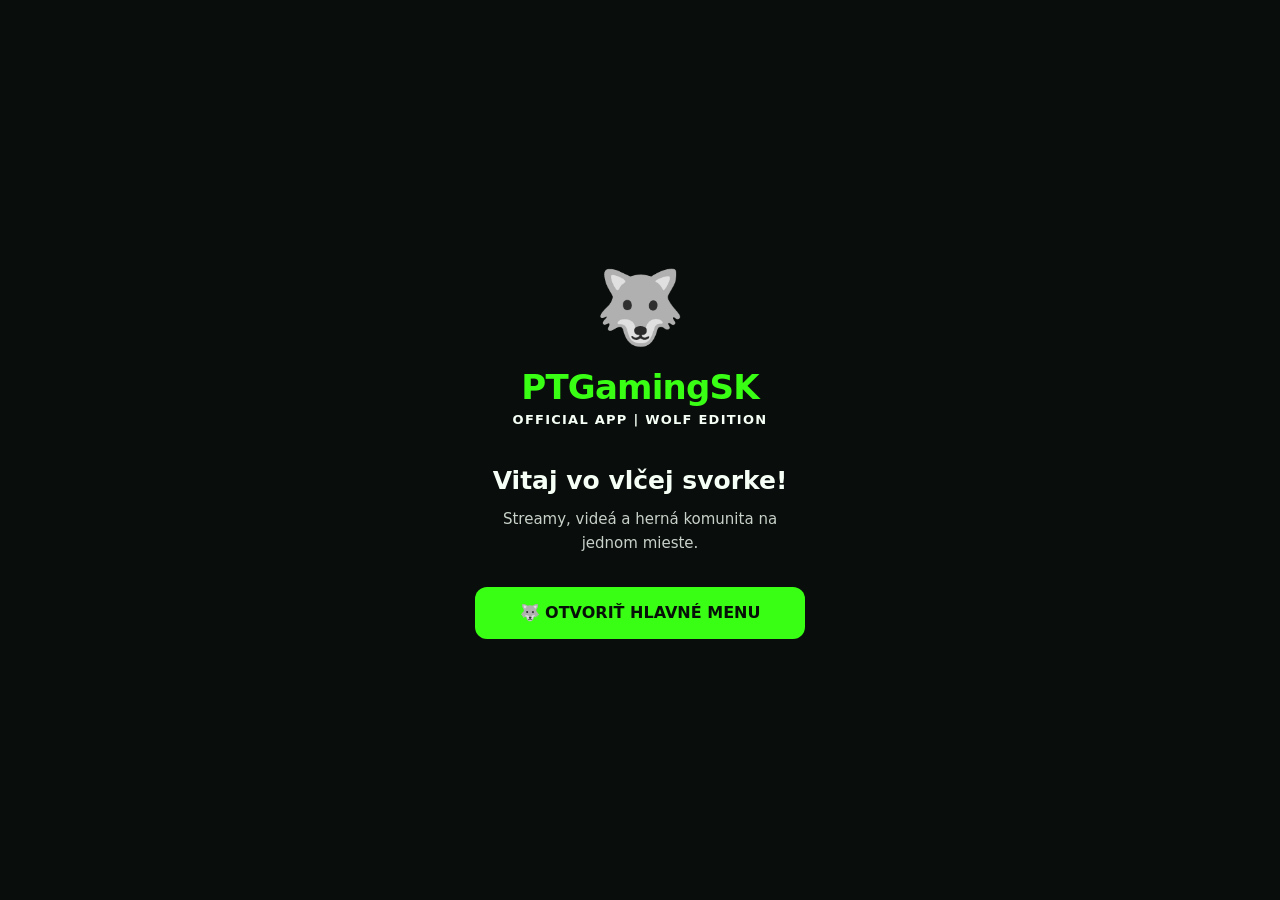
<file: app.html>
<!doctype html>
<html lang="sk">
<head>
<meta charset="utf-8">
<meta name="viewport" content="width=device-width, initial-scale=1, viewport-fit=cover">
<meta name="theme-color" content="#090d0b">
<meta name="apple-mobile-web-app-capable" content="yes">
<meta name="apple-mobile-web-app-status-bar-style" content="black">
<meta name="apple-mobile-web-app-title" content="PTGamingSK">
<meta name="description" content="PTGamingSK Official App | WOLF EDITION – streamy, videá, Discord, novinky a merch.">
<link rel="manifest" href="/manifest.webmanifest">
<link rel="icon" type="image/png" sizes="192x192" href="/assets/pwa-icon-192.png">
<link rel="apple-touch-icon" sizes="180x180" href="/assets/pwa-icon-180.png">
<title>PTGamingSK Official | WOLF EDITION</title>
<style>
:root{color-scheme:dark;--black:#090d0b;--green:#39ff14;--card:#182218;--text:#f6fff6;--muted:#b9c9bc}
*{box-sizing:border-box}
html,body{margin:0;min-height:100%;background:var(--black);color:var(--text);font-family:system-ui,-apple-system,Segoe UI,Roboto,Arial,sans-serif}
body{min-height:100svh;min-height:100dvh}
button,a{font:inherit;-webkit-tap-highlight-color:transparent}
button:focus-visible,a:focus-visible{outline:3px solid var(--green);outline-offset:3px}
.screen{min-height:100svh;min-height:100dvh;display:flex;flex-direction:column;align-items:center;padding:calc(28px + env(safe-area-inset-top)) 24px calc(28px + env(safe-area-inset-bottom))}
.screen[hidden]{display:none!important}
.wolf-symbol{font-size:72px;line-height:1.3;text-align:center}
.brand{font-size:clamp(28px,7vw,34px);color:var(--green);font-weight:900;letter-spacing:-.8px;margin:12px 0 0}
.eyebrow{font-size:13px;letter-spacing:1.25px;font-weight:600;margin:5px 0 0;text-align:center}
.home{justify-content:center}
.home .wolf-symbol{font-size:72px}
.home h1{font-size:clamp(21px,5vw,25px);line-height:1.3;text-align:center;margin:38px 0 9px}
.home p{color:#c7d1c9;text-align:center;max-width:330px;font-size:15px;line-height:1.6;margin:0 0 32px}
.primary{border:0;background:var(--green);color:#071008;border-radius:12px;min-height:52px;padding:14px 24px;font-weight:800;cursor:pointer;text-align:center}
.home .primary{width:min(100%,330px)}
.menu{justify-content:flex-start}
.menu .wolf-symbol{margin-top:24px;font-size:64px}
.menu .brand{font-size:30px}
.menu-list{width:min(100%,520px);display:grid;gap:12px;margin:32px auto 0}
.menu-button{display:flex;align-items:center;justify-content:center;min-height:60px;padding:14px 18px;border:1px solid #29422e;border-radius:14px;background:var(--card);color:white;text-decoration:none;font-size:17px;font-weight:800;cursor:pointer;text-align:center}
.menu-button:hover,.menu-button:active{border-color:var(--green);background:#233626}
.back{border:0;background:transparent;color:var(--green);font-weight:750;cursor:pointer;padding:12px 10px}
.menu .back{margin:24px auto 0}
.version{color:var(--green);font-size:12px;margin:6px 0 0}
.lang{display:flex;gap:8px;margin:17px 0 0}
.lang button{background:#101b12;color:#eaffeb;border:1px solid #3a6440;border-radius:9px;padding:7px 12px;cursor:pointer}
.lang button[aria-pressed="true"]{background:var(--green);color:#071008;font-weight:800}
.viewer{padding:env(safe-area-inset-top) 0 env(safe-area-inset-bottom);height:100svh;height:100dvh;min-height:0}
.view-bar{display:flex;align-items:center;gap:10px;flex:none;min-height:54px;padding:5px 14px;border-bottom:1px solid #29442e;width:100%}
.view-bar h2{font-size:16px;margin:0;overflow:hidden;white-space:nowrap;text-overflow:ellipsis}
#web-content{display:block;border:0;width:100%;flex:1;min-height:0;background:white}
.view-note{color:#d5ead8;padding:24px;font-size:15px}
@media(max-width:390px){.screen{padding-left:18px;padding-right:18px}.menu-list{gap:10px}.menu-button{min-height:56px;font-size:16px}}
@media(prefers-reduced-motion:no-preference){.menu-button,.primary{transition:background .15s,border-color .15s}}
</style>
</head>
<body>
<main>
<section id="home" class="screen home" aria-labelledby="welcome">
<div class="wolf-symbol" aria-hidden="true">🐺</div>
<div class="brand">PTGamingSK</div>
<div class="eyebrow">OFFICIAL APP | WOLF EDITION</div>
<h1 id="welcome" data-sk="Vitaj vo vlčej svorke!" data-cs="Vítej ve vlčí smečce!">Vitaj vo vlčej svorke!</h1>
<p data-sk="Streamy, videá a herná komunita na jednom mieste." data-cs="Streamy, videa a herní komunita na jednom místě.">Streamy, videá a herná komunita na jednom mieste.</p>
<button class="primary" id="enter" type="button" data-sk="🐺 OTVORIŤ HLAVNÉ MENU" data-cs="🐺 OTEVŘÍT HLAVNÍ MENU">🐺 OTVORIŤ HLAVNÉ MENU</button>
</section>
<section id="menu" class="screen menu" hidden aria-labelledby="menu-heading">
<div class="wolf-symbol" aria-hidden="true">🐺</div>
<h1 class="brand" id="menu-heading">PTGamingSK</h1>
<div class="eyebrow" data-sk="WOLF EDITION | HLAVNÉ MENU" data-cs="WOLF EDITION | HLAVNÍ MENU">WOLF EDITION | HLAVNÉ MENU</div>
<nav class="menu-list" aria-label="PTGamingSK aplikácia">
<a class="menu-button" href="https://kick.com/ptgamingsk" target="_blank" rel="noopener noreferrer">🔴 LIVE STREAM</a>
<a class="menu-button" href="https://www.youtube.com/@ptgamingsk" target="_blank" rel="noopener noreferrer">▶️ YOUTUBE</a>
<a class="menu-button" href="https://discord.gg/RSHP5XMgYN" target="_blank" rel="noopener noreferrer">💬 DISCORD</a>
<button class="menu-button" type="button" data-section="web" data-sk="🌐 OFICIÁLNY WEB" data-cs="🌐 OFICIÁLNÍ WEB">🌐 OFICIÁLNY WEB</button>
<button class="menu-button" type="button" data-section="news" data-sk="🔔 NOVINKY" data-cs="🔔 NOVINKY">🔔 NOVINKY</button>
<button class="menu-button" type="button" data-section="merch">🛍️ MERCH</button>
<button class="menu-button" type="button" id="check-update" data-sk="🔄 SKONTROLOVAŤ AKTUALIZÁCIE" data-cs="🔄 ZKONTROLOVAT AKTUALIZACE">🔄 SKONTROLOVAŤ AKTUALIZÁCIE</button>
<button class="menu-button" type="button" data-section="changelog" data-sk="📋 HISTÓRIA ZMIEN" data-cs="📋 HISTORIE ZMĚN">📋 HISTÓRIA ZMIEN</button>
</nav>
<button class="back" id="back-home" type="button" data-sk="← Späť na úvod" data-cs="← Zpět na úvod">← Späť na úvod</button>
<div class="lang" aria-label="Jazyk / Jazyk">
<button type="button" data-lang="sk" aria-pressed="true">🇸🇰 SK</button>
<button type="button" data-lang="cs" aria-pressed="false">🇨🇿 CZ</button>
</div>
<p class="version" data-sk="PTGamingSK Official – webová verzia pre iPhone" data-cs="PTGamingSK Official – webová verze pro iPhone">PTGamingSK Official – webová verzia pre iPhone</p>
</section>
<section id="viewer" class="screen viewer" hidden aria-label="Obsah aplikácie">
<div class="view-bar">
<button class="back" id="back-menu" type="button" data-sk="← Späť" data-cs="← Zpět">← Späť</button>
<h2 id="section-name"></h2>
</div>
<iframe id="web-content" title="Obsah PTGamingSK" loading="eager" referrerpolicy="strict-origin-when-cross-origin"></iframe>
</section>
</main>
<script>
(()=>{
'use strict';
const $=id=>document.getElementById(id);
const screens=['home','menu','viewer'];
const titles={web:{sk:'OFICIÁLNY WEB',cs:'OFICIÁLNÍ WEB'},news:{sk:'NOVINKY',cs:'NOVINKY'},merch:{sk:'MERCH',cs:'MERCH'},changelog:{sk:'HISTÓRIA ZMIEN',cs:'HISTORIE ZMĚN'}};
const paths={web:'/',news:'/#novinky',merch:'/#merch',changelog:'/zmeny-aplikacie.html'};
let lang='sk';
try{lang=localStorage.getItem('ptgamingsk-language')==='cs'?'cs':'sk';}catch(e){}
const iframe=$('web-content');
function show(screen){
 screens.forEach(id=>$(id).hidden=id!==screen);
 window.scrollTo(0,0);
}
function setLang(next){
 lang=next;document.documentElement.lang=lang;
 document.querySelectorAll('[data-sk][data-cs]').forEach(el=>el.textContent=el.getAttribute('data-'+lang));
 document.querySelectorAll('[data-lang]').forEach(el=>el.setAttribute('aria-pressed',String(el.dataset.lang===lang)));
 try{localStorage.setItem('ptgamingsk-language',lang);}catch(e){}
}
function openSection(section){
 if(!Object.prototype.hasOwnProperty.call(paths,section))return;
 $('section-name').textContent=titles[section][lang];
 show('viewer');
 iframe.src=paths[section];
}
$('enter').addEventListener('click',()=>show('menu'));
$('back-home').addEventListener('click',()=>show('home'));
$('back-menu').addEventListener('click',()=>{iframe.removeAttribute('src');show('menu');});
document.querySelectorAll('[data-section]').forEach(el=>el.addEventListener('click',()=>openSection(el.dataset.section)));
// iOS PWA does not download an APK; refreshing checks for and loads the latest web app.
$('check-update').addEventListener('click',()=>window.location.reload());
document.querySelectorAll('[data-lang]').forEach(el=>el.addEventListener('click',()=>setLang(el.dataset.lang)));
setLang(lang);
})();
</script>
</body>
</html>
</file>
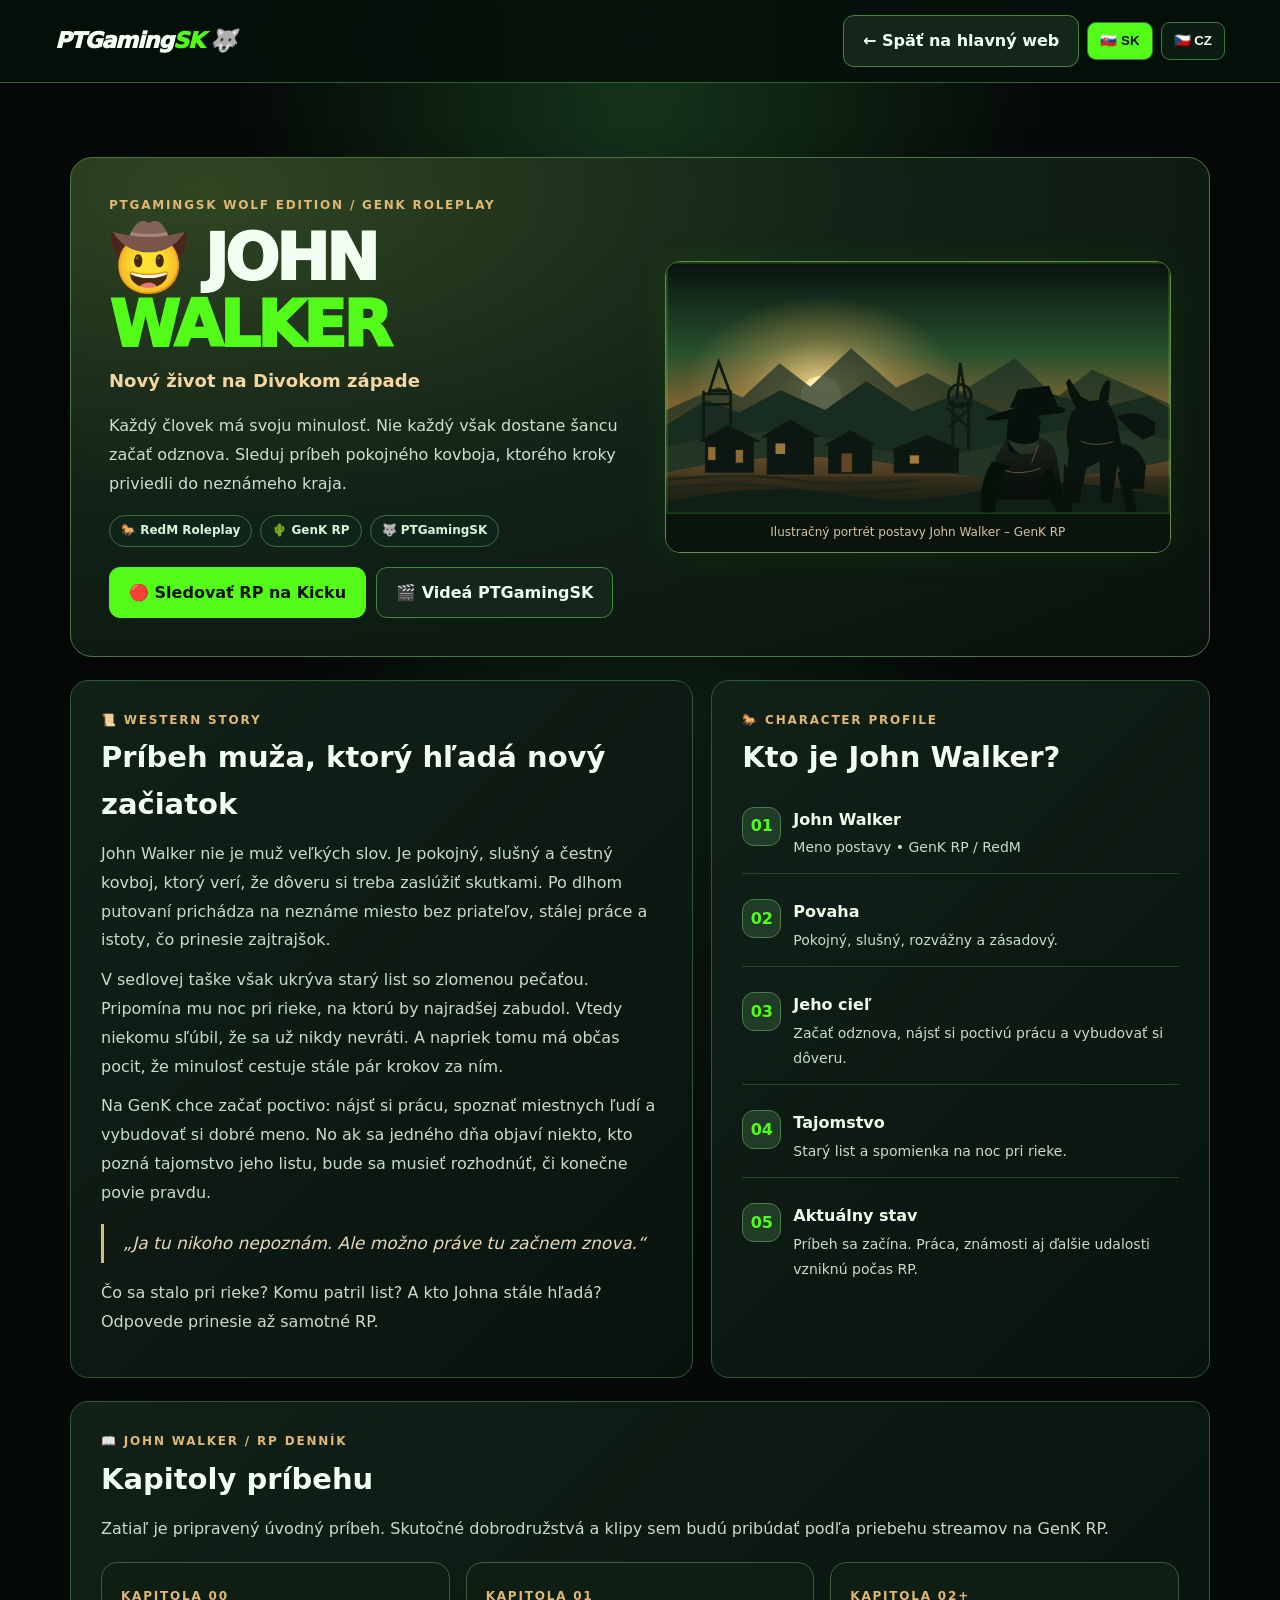
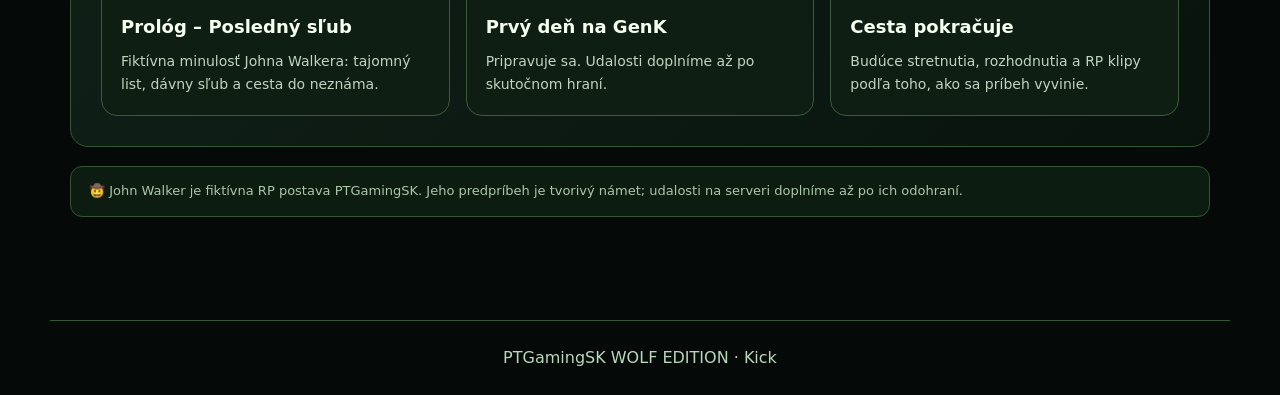
<file: john-walker.html>
<!doctype html>
<html lang="sk"><head><meta charset="utf-8"><meta name="viewport" content="width=device-width,initial-scale=1">
<meta name="theme-color" content="#050907"><meta name="description" content="John Walker – fiktívny príbeh a RP denník postavy PTGamingSK na GenK RedM Roleplay."><title>John Walker | PTGamingSK WOLF EDITION</title>
<link rel="icon" href="/assets/wolf-logo.webp" type="image/webp">
<style>
:root{color-scheme:dark;--bg:#050907;--panel:#0d1710;--line:#24402b;--green:#53fc18;--text:#f4fff3;--muted:#abc3af}*{box-sizing:border-box}html{scroll-behavior:smooth}body{margin:0;color:var(--text);font:16px/1.6 system-ui,Segoe UI,sans-serif;background:radial-gradient(ellipse at 50% 0%,#15351b 0,transparent 45%),var(--bg)}a{color:inherit;text-decoration:none}a:focus-visible{outline:2px solid var(--green);outline-offset:4px}header{position:sticky;top:0;z-index:10;background:#050a07eF;border-bottom:1px solid var(--line);backdrop-filter:blur(16px)}.nav{max-width:1180px;margin:auto;padding:15px 22px;display:flex;align-items:center;justify-content:space-between;gap:20px}.brand{font-size:23px;font-weight:1000;font-style:italic;letter-spacing:-1px}.brand span,.accent{color:var(--green)}nav{display:flex;gap:16px;flex-wrap:wrap;font-size:13px;font-weight:750}nav a:hover{color:var(--green)}main{max-width:1180px;margin:auto;padding:0 22px}.hero{min-height:570px;display:grid;grid-template-columns:1fr 1fr;align-items:center;gap:35px;padding:65px 0}.kicker,.tag{font-size:12px;font-weight:900;letter-spacing:.15em;text-transform:uppercase;color:var(--green)}h1{font-size:clamp(48px,6vw,83px);line-height:1.04;letter-spacing:-.055em;margin:15px 0}h2{font-size:clamp(27px,3vw,39px);line-height:1.2;margin:0 0 10px}h3{margin:10px 0;font-size:21px}.lead{font-size:19px;color:#c4d5c6;max-width:560px}.hero-art{position:relative;border-radius:26px;overflow:hidden;border:1px solid #377c39;box-shadow:0 0 55px #39ff1420;background:#010301}.hero-art img{display:block;width:100%;height:auto}.hero-art:after{content:'';position:absolute;inset:0;pointer-events:none;box-shadow:inset 0 0 65px #0c260b}.actions,.links{display:flex;flex-wrap:wrap;gap:12px;margin-top:24px}.btn{display:inline-flex;align-items:center;justify-content:center;padding:12px 19px;border:1px solid #42883b;border-radius:11px;background:#142519;font-weight:800;transition:.2s}.btn:hover{background:#22472a;transform:translateY(-2px)}.btn.primary{background:var(--green);color:#071007;border-color:var(--green)}section{padding:48px 0;scroll-margin-top:85px}.sub{color:var(--muted);margin:0 0 22px}.grid{display:grid;grid-template-columns:repeat(3,minmax(0,1fr));gap:16px}.card{padding:23px;background:linear-gradient(145deg,#122216,#0a110d);border:1px solid var(--line);border-radius:18px}.card:hover{border-color:#50c63b}.card p{color:var(--muted)}.emoji{font-size:32px}.notice{padding:16px;border:1px solid #41613c;background:#142218;border-radius:12px;color:#d5ead7}.two{display:grid;grid-template-columns:1fr 1fr;gap:18px}.video{width:100%;aspect-ratio:16/9;border:0;border-radius:12px;background:#000}.price{font-size:24px;font-weight:900;color:var(--green)}.merch-hero{display:grid;grid-template-columns:1fr 1fr;gap:22px;align-items:center}.merch-hero img{width:100%;border-radius:15px;border:1px solid var(--line)}.pill{display:inline-block;background:#203c24;border:1px solid #4e9b45;color:#d9ffd3;padding:4px 10px;border-radius:30px;font-size:12px;font-weight:800}.schedule{width:100%;border-collapse:collapse}.schedule td{padding:13px;border-bottom:1px solid #29432c}.schedule td:last-child{text-align:right;color:#baf7b0}footer{margin-top:50px;text-align:center;padding:30px;border-top:1px solid var(--line);color:var(--muted)}@media(max-width:820px){.hero,.merch-hero,.two{grid-template-columns:1fr}.hero{padding:35px 0}.hero-art{max-width:540px}.grid{grid-template-columns:repeat(2,1fr)}.nav{align-items:flex-start;flex-direction:column;gap:8px}}@media(max-width:540px){.grid{grid-template-columns:1fr}.nav{padding:12px 16px}nav{gap:11px;font-size:12px}main{padding:0 16px}h1{font-size:48px}.actions .btn{flex:1}}

.jw-page-head{position:sticky;top:0;z-index:20;padding:15px max(18px,calc((100vw - 1170px)/2));background:#06110aec;border-bottom:1px solid #2b6133;display:flex;align-items:center;justify-content:space-between;flex-wrap:wrap;gap:12px;backdrop-filter:blur(15px)}
.jw-page-head .brand{font-size:22px;text-decoration:none}.jw-actions{display:flex;align-items:center;gap:8px;flex-wrap:wrap}
.jw-actions button{padding:8px 12px;min-height:38px;border:1px solid #387b3f;border-radius:9px;background:#0c1c10;color:#f3fff1;cursor:pointer;font-weight:800}.jw-actions button.active{background:#53fc18;color:#071007}
.jw-page{max-width:1180px;margin:auto;padding:26px 20px 55px}#john-walker{scroll-margin-top:95px}
.jw-page-footer{max-width:1180px;margin:auto;padding:24px;color:#b9d8bd;border-top:1px solid #315738;text-align:center}
</style><style>
/* Izolovaná sekcia – ostatné časti webu ostávajú nezmenené. */
#john-walker{--jw-gold:#e1b873;--jw-border:#3c5a39;--jw-ink:#0b1510}
#john-walker .jw-hero{display:grid;grid-template-columns:minmax(0,1.05fr) minmax(0,1fr);gap:24px;align-items:center;padding:clamp(20px,4vw,38px);background:radial-gradient(ellipse at 12% 6%,#304622,#122217 47%,#09120c);border:1px solid #4b7545;border-radius:22px;overflow:hidden;box-shadow:0 12px 38px #0005}
#john-walker .jw-kicker{color:var(--jw-gold);font-size:12px;font-weight:900;letter-spacing:.15em;text-transform:uppercase}
#john-walker .jw-title{font-size:clamp(39px,5vw,66px);letter-spacing:-.055em;line-height:1.05;font-weight:950;margin:10px 0 7px}
#john-walker .jw-title span{color:var(--green)}
#john-walker .jw-subtitle{font-size:18px;color:#f5d6a1;font-weight:800;margin:8px 0 16px}
#john-walker .jw-intro{color:#d0dfcc;font-size:16px;line-height:1.8;margin:0}
#john-walker .jw-pills{display:flex;flex-wrap:wrap;gap:8px;margin:17px 0 5px}
#john-walker .jw-pill{border:1px solid #406d3f;color:#d9f4d8;background:#102519;border-radius:99px;padding:5px 11px;font-size:12px;font-weight:750}
#john-walker .jw-visual{margin:0;position:relative;overflow:hidden;border-radius:15px;border:1px solid #728450;background:#0b110c;box-shadow:0 0 36px #53fc1813}
#john-walker .jw-visual img{display:block;width:100%;height:auto;aspect-ratio:2/1;object-fit:cover}
#john-walker .jw-visual figcaption{padding:9px 13px;color:#d6c4a1;background:#0b140c;font-size:12px;text-align:center}
#john-walker .jw-block{margin-top:23px;background:linear-gradient(135deg,#102118,#09130e);border:1px solid #315738;border-radius:18px;padding:clamp(19px,3vw,30px)}
#john-walker .jw-block h3{margin:4px 0 13px;font-size:clamp(22px,2.6vw,29px)}
#john-walker .jw-block p{color:#cbdbca;line-height:1.8;margin:11px 0}
#john-walker .jw-columns{display:grid;grid-template-columns:1.25fr 1fr;gap:18px}
#john-walker .jw-aside{border-left:3px solid var(--jw-gold);padding:6px 0 6px 19px;margin:16px 0;color:#e8d7b3;font-size:17px;font-style:italic}
#john-walker .jw-grid{display:grid;grid-template-columns:repeat(3,minmax(0,1fr));gap:16px;margin-top:18px}
#john-walker .jw-mini{border:1px solid var(--jw-border);border-radius:16px;background:#0e1e13;padding:19px}
#john-walker .jw-mini h4{font-size:18px;margin:6px 0 8px;color:#f7fff0}
#john-walker .jw-mini p{font-size:14px;color:#bfd5c0;line-height:1.65;margin:0}
#john-walker .jw-step{display:flex;gap:12px;align-items:flex-start;margin:12px 0;padding:13px 0;border-bottom:1px solid #25432b}
#john-walker .jw-step:last-child{border:0}
#john-walker .jw-dot{display:inline-flex;justify-content:center;align-items:center;background:#203c27;color:var(--green);border:1px solid #497d49;border-radius:12px;min-width:39px;height:39px;font-weight:900}
#john-walker .jw-step strong{display:block;color:#f2fbe9}
#john-walker .jw-step p{margin:3px 0 0;font-size:14px}
#john-walker .jw-footer{margin:19px 0 0;padding:14px 18px;background:#0d1c11;border:1px solid #355536;border-radius:12px;color:#a9c8aa;font-size:13px}
#john-walker .jw-cta{margin-top:20px;display:flex;gap:10px;flex-wrap:wrap}
#john-walker .jw-cta a{min-height:44px}
#john-walker .jw-gold{color:var(--jw-gold)}
@media(max-width:820px){#john-walker .jw-hero,#john-walker .jw-columns{grid-template-columns:1fr}#john-walker .jw-grid{grid-template-columns:repeat(2,minmax(0,1fr))}}
@media(max-width:540px){#john-walker .jw-grid{grid-template-columns:1fr}#john-walker .jw-cta a{flex:1 1 100%}#john-walker .jw-title{font-size:43px}}
</style></head>
<body>
<header class="jw-page-head"><a href="/#john-walker" class="brand">PTGaming<span>SK</span> 🐺</a><div class="jw-actions"><a href="/#john-walker" class="btn" data-pt-sk="← Späť na hlavný web" data-pt-cz="← Zpět na hlavní web">← Späť na hlavný web</a><button type="button" id="sk" class="active" onclick="setLang('sk')">🇸🇰 SK</button><button type="button" id="cs" onclick="setLang('cs')">🇨🇿 CZ</button></div></header>
<main class="jw-page"><section id="john-walker" aria-labelledby="jw-title">
<div class="jw-hero">
 <div>
   <div class="jw-kicker">PTGamingSK WOLF EDITION / GENK ROLEPLAY</div>
   <h2 class="jw-title" id="jw-title">🤠 JOHN <span>WALKER</span></h2>
   <p class="jw-subtitle" data-pt-sk="Nový život na Divokom západe" data-pt-cz="Nový život na Divokém západě">Nový život na Divokom západe</p>
   <p class="jw-intro" data-pt-sk="Každý človek má svoju minulosť. Nie každý však dostane šancu začať odznova. Sleduj príbeh pokojného kovboja, ktorého kroky priviedli do neznámeho kraja." data-pt-cz="Každý člověk má svou minulost. Ne každý však dostane šanci začít znovu. Sleduj příběh klidného kovboje, kterého kroky přivedly do neznámého kraje.">Každý človek má svoju minulosť. Nie každý však dostane šancu začať odznova. Sleduj príbeh pokojného kovboja, ktorého kroky priviedli do neznámeho kraja.</p>
   <div class="jw-pills"><span class="jw-pill">🐎 RedM Roleplay</span><span class="jw-pill">🌵 GenK RP</span><span class="jw-pill">🐺 PTGamingSK</span></div>
   <div class="jw-cta">
     <a class="btn primary" href="https://kick.com/ptgamingsk" rel="noopener noreferrer" target="_blank"><span data-pt-sk="🔴 Sledovať RP na Kicku" data-pt-cz="🔴 Sledovat RP na Kicku">🔴 Sledovať RP na Kicku</span></a>
     <a class="btn" href="https://www.youtube.com/@ptgamingsk" rel="noopener noreferrer" target="_blank"><span data-pt-sk="🎬 Videá PTGamingSK" data-pt-cz="🎬 Videa PTGamingSK">🎬 Videá PTGamingSK</span></a>
   </div>
 </div>
 <figure class="jw-visual">
  <img src="/assets/john-walker-cover.svg" width="1100" height="550" loading="lazy" decoding="async" alt="Ilustrácia Johna Walkera pri koni a westernovom meste za súmraku"/>
  <figcaption data-pt-sk="Ilustračný portrét postavy John Walker – GenK RP" data-pt-cz="Ilustrační portrét postavy John Walker – GenK RP">Ilustračný portrét postavy John Walker – GenK RP</figcaption>
 </figure>
</div>
<div class="jw-columns">
 <div class="jw-block">
   <div class="jw-kicker">📜 WESTERN STORY</div>
   <h3 data-pt-sk="Príbeh muža, ktorý hľadá nový začiatok" data-pt-cz="Příběh muže, který hledá nový začátek">Príbeh muža, ktorý hľadá nový začiatok</h3>
   <p data-pt-sk="John Walker nie je muž veľkých slov. Je pokojný, slušný a čestný kovboj, ktorý verí, že dôveru si treba zaslúžiť skutkami. Po dlhom putovaní prichádza na neznáme miesto bez priateľov, stálej práce a istoty, čo prinesie zajtrajšok." data-pt-cz="John Walker není muž velkých slov. Je klidný, slušný a čestný kovboj, který věří, že důvěru si člověk musí zasloužit skutky. Po dlouhém putování přichází na neznámé místo bez přátel, stálé práce a jistoty, co přinese zítřek.">John Walker nie je muž veľkých slov. Je pokojný, slušný a čestný kovboj, ktorý verí, že dôveru si treba zaslúžiť skutkami. Po dlhom putovaní prichádza na neznáme miesto bez priateľov, stálej práce a istoty, čo prinesie zajtrajšok.</p>
   <p data-pt-sk="V sedlovej taške však ukrýva starý list so zlomenou pečaťou. Pripomína mu noc pri rieke, na ktorú by najradšej zabudol. Vtedy niekomu sľúbil, že sa už nikdy nevráti. A napriek tomu má občas pocit, že minulosť cestuje stále pár krokov za ním." data-pt-cz="V sedlové brašně však ukrývá starý dopis se zlomenou pečetí. Připomíná mu noc u řeky, na kterou by nejraději zapomněl. Tehdy někomu slíbil, že se už nikdy nevrátí. A přesto má občas pocit, že minulost cestuje stále pár kroků za ním.">V sedlovej taške však ukrýva starý list so zlomenou pečaťou. Pripomína mu noc pri rieke, na ktorú by najradšej zabudol. Vtedy niekomu sľúbil, že sa už nikdy nevráti. A napriek tomu má občas pocit, že minulosť cestuje stále pár krokov za ním.</p>
   <p data-pt-sk="Na GenK chce začať poctivo: nájsť si prácu, spoznať miestnych ľudí a vybudovať si dobré meno. No ak sa jedného dňa objaví niekto, kto pozná tajomstvo jeho listu, bude sa musieť rozhodnúť, či konečne povie pravdu." data-pt-cz="Na GenK chce začít poctivě: najít si práci, poznat místní lidi a vybudovat si dobré jméno. Pokud se ale jednoho dne objeví někdo, kdo zná tajemství jeho dopisu, bude se muset rozhodnout, zda konečně řekne pravdu.">Na GenK chce začať poctivo: nájsť si prácu, spoznať miestnych ľudí a vybudovať si dobré meno. No ak sa jedného dňa objaví niekto, kto pozná tajomstvo jeho listu, bude sa musieť rozhodnúť, či konečne povie pravdu.</p>
   <blockquote class="jw-aside" data-pt-sk="„Ja tu nikoho nepoznám. Ale možno práve tu začnem znova.“" data-pt-cz="„Já tu nikoho neznám. Ale možná právě tady začnu znovu.“">„Ja tu nikoho nepoznám. Ale možno práve tu začnem znova.“</blockquote>
   <p data-pt-sk="Čo sa stalo pri rieke? Komu patril list? A kto Johna stále hľadá? Odpovede prinesie až samotné RP." data-pt-cz="Co se stalo u řeky? Komu patřil dopis? A kdo Johna stále hledá? Odpovědi přinese až samotné RP.">Čo sa stalo pri rieke? Komu patril list? A kto Johna stále hľadá? Odpovede prinesie až samotné RP.</p>
 </div>
 <div class="jw-block">
   <div class="jw-kicker">🐎 CHARACTER PROFILE</div>
   <h3 data-pt-sk="Kto je John Walker?" data-pt-cz="Kdo je John Walker?">Kto je John Walker?</h3>
   <div class="jw-step"><span class="jw-dot">01</span><div><strong>John Walker</strong><p data-pt-sk="Meno postavy • GenK RP / RedM" data-pt-cz="Jméno postavy • GenK RP / RedM">Meno postavy • GenK RP / RedM</p></div></div>
   <div class="jw-step"><span class="jw-dot">02</span><div><strong data-pt-sk="Povaha" data-pt-cz="Povaha">Povaha</strong><p data-pt-sk="Pokojný, slušný, rozvážny a zásadový." data-pt-cz="Klidný, slušný, rozvážný a zásadový.">Pokojný, slušný, rozvážny a zásadový.</p></div></div>
   <div class="jw-step"><span class="jw-dot">03</span><div><strong data-pt-sk="Jeho cieľ" data-pt-cz="Jeho cíl">Jeho cieľ</strong><p data-pt-sk="Začať odznova, nájsť si poctivú prácu a vybudovať si dôveru." data-pt-cz="Začít znovu, najít poctivou práci a vybudovat si důvěru.">Začať odznova, nájsť si poctivú prácu a vybudovať si dôveru.</p></div></div>
   <div class="jw-step"><span class="jw-dot">04</span><div><strong data-pt-sk="Tajomstvo" data-pt-cz="Tajemství">Tajomstvo</strong><p data-pt-sk="Starý list a spomienka na noc pri rieke." data-pt-cz="Starý dopis a vzpomínka na noc u řeky.">Starý list a spomienka na noc pri rieke.</p></div></div>
   <div class="jw-step"><span class="jw-dot">05</span><div><strong data-pt-sk="Aktuálny stav" data-pt-cz="Aktuální stav">Aktuálny stav</strong><p data-pt-sk="Príbeh sa začína. Práca, známosti aj ďalšie udalosti vzniknú počas RP." data-pt-cz="Příběh začíná. Práce, známosti i další události vzniknou během RP.">Príbeh sa začína. Práca, známosti aj ďalšie udalosti vzniknú počas RP.</p></div></div>
 </div>
</div>
<div class="jw-block">
  <div class="jw-kicker">📖 JOHN WALKER / RP DENNÍK</div>
  <h3 data-pt-sk="Kapitoly príbehu" data-pt-cz="Kapitoly příběhu">Kapitoly príbehu</h3>
  <p data-pt-sk="Zatiaľ je pripravený úvodný príbeh. Skutočné dobrodružstvá a klipy sem budú pribúdať podľa priebehu streamov na GenK RP." data-pt-cz="Zatím je připraven úvodní příběh. Skutečná dobrodružství a klipy sem budou přibývat podle průběhu streamů na GenK RP.">Zatiaľ je pripravený úvodný príbeh. Skutočné dobrodružstvá a klipy sem budú pribúdať podľa priebehu streamov na GenK RP.</p>
  <div class="jw-grid">
    <article class="jw-mini"><span class="jw-kicker">KAPITOLA 00</span><h4 data-pt-sk="Prológ – Posledný sľub" data-pt-cz="Prolog – Poslední slib">Prológ – Posledný sľub</h4><p data-pt-sk="Fiktívna minulosť Johna Walkera: tajomný list, dávny sľub a cesta do neznáma." data-pt-cz="Fiktivní minulost Johna Walkera: tajemný dopis, dávný slib a cesta do neznáma.">Fiktívna minulosť Johna Walkera: tajomný list, dávny sľub a cesta do neznáma.</p></article>
    <article class="jw-mini"><span class="jw-kicker">KAPITOLA 01</span><h4 data-pt-sk="Prvý deň na GenK" data-pt-cz="První den na GenK">Prvý deň na GenK</h4><p data-pt-sk="Pripravuje sa. Udalosti doplníme až po skutočnom hraní." data-pt-cz="Připravuje se. Události doplníme až po skutečném hraní.">Pripravuje sa. Udalosti doplníme až po skutočnom hraní.</p></article>
    <article class="jw-mini"><span class="jw-kicker">KAPITOLA 02+</span><h4 data-pt-sk="Cesta pokračuje" data-pt-cz="Cesta pokračuje">Cesta pokračuje</h4><p data-pt-sk="Budúce stretnutia, rozhodnutia a RP klipy podľa toho, ako sa príbeh vyvinie." data-pt-cz="Budoucí setkání, rozhodnutí a RP klipy podle toho, jak se příběh vyvine.">Budúce stretnutia, rozhodnutia a RP klipy podľa toho, ako sa príbeh vyvinie.</p></article>
  </div>
</div>
<div class="jw-footer"><span data-pt-sk="🤠 John Walker je fiktívna RP postava PTGamingSK. Jeho predpríbeh je tvorivý námet; udalosti na serveri doplníme až po ich odohraní." data-pt-cz="🤠 John Walker je fiktivní RP postava PTGamingSK. Jeho minulost je tvůrčí námět; události na serveru doplníme až po jejich odehrání.">🤠 John Walker je fiktívna RP postava PTGamingSK. Jeho predpríbeh je tvorivý námet; udalosti na serveri doplníme až po ich odohraní.</span></div>
</section></main>
<footer class="jw-page-footer">PTGamingSK WOLF EDITION · <a href="https://kick.com/ptgamingsk" target="_blank" rel="noopener noreferrer">Kick</a></footer>
<script>function setLang(l){l=l==='cs'?'cs':'sk';document.documentElement.lang=l;document.querySelectorAll('[data-pt-sk]').forEach(el=>el.textContent=el.getAttribute(l==='cs'?'data-pt-cz':'data-pt-sk')||el.textContent);document.getElementById('sk').classList.toggle('active',l==='sk');document.getElementById('cs').classList.toggle('active',l==='cs');try{localStorage.setItem('ptgamingsk-language',l)}catch(e){}}let l='sk';try{l=localStorage.getItem('ptgamingsk-language')==='cs'?'cs':'sk'}catch(e){}setLang(l)</script>
</body></html>
</file>
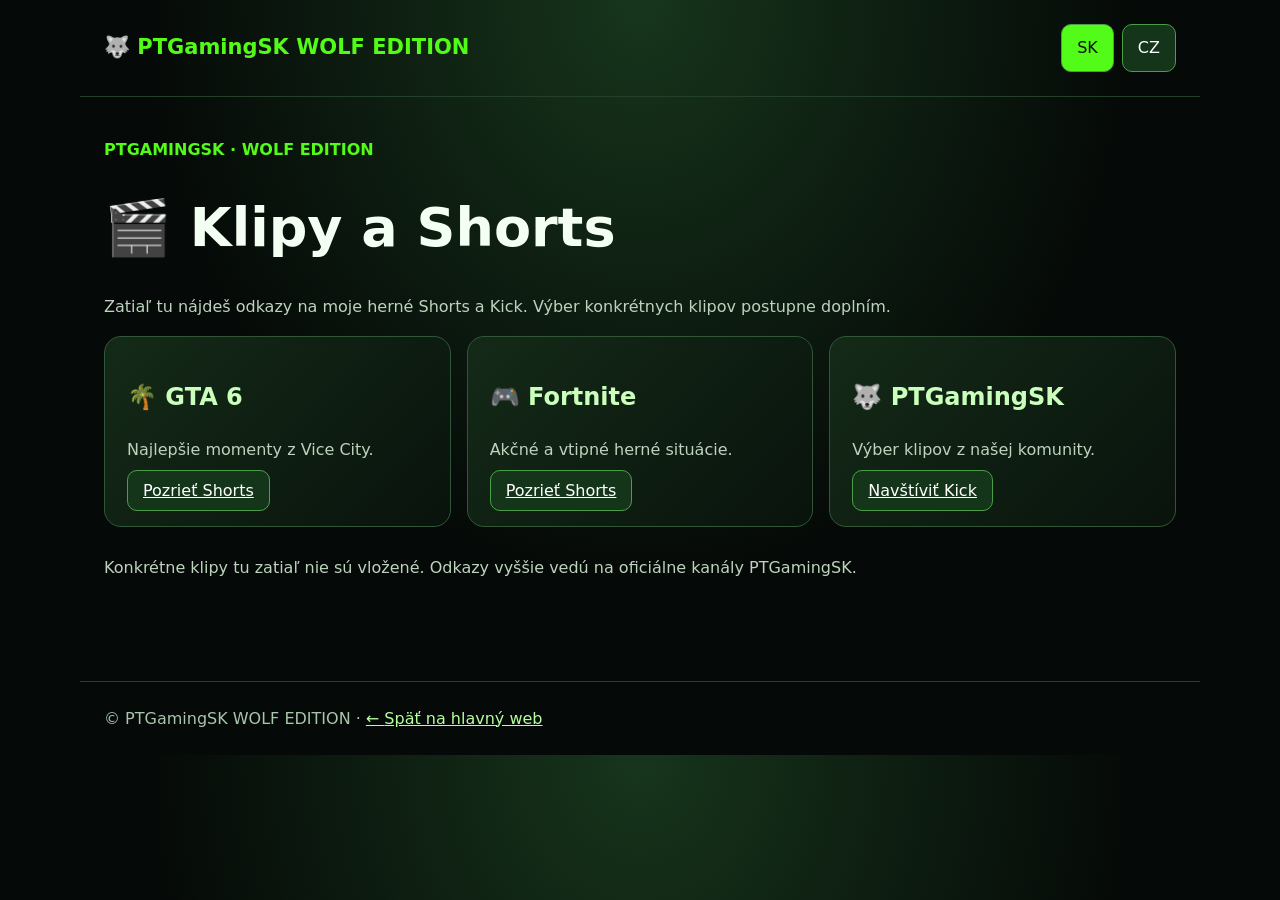
<file: klipy.html>
<!doctype html><html lang="sk"><head><meta charset="utf-8"><meta name="viewport" content="width=device-width,initial-scale=1"><meta name="theme-color" content="#050907"><link rel="icon" href="/assets/wolf-logo.webp"><title>Klipy a Shorts | PTGamingSK</title><style>:root{color-scheme:dark;--green:#53fc18}*{box-sizing:border-box}body{margin:0;background:radial-gradient(ellipse at top,#17351c,#050907 55%);color:#f4fff3;font:16px/1.6 system-ui,Segoe UI,sans-serif}header,main,footer{max-width:1120px;margin:auto;padding:24px}header{display:flex;justify-content:space-between;align-items:center;gap:14px;flex-wrap:wrap;border-bottom:1px solid #24402b}a{color:#b6ff9e}h1{font-size:clamp(30px,5vw,54px);line-height:1.1}h2{color:#caffbb}.brand{font-weight:900;font-size:21px;color:var(--green);text-decoration:none}.langs{display:flex;gap:8px}button,.btn{background:#15351b;color:white;border:1px solid #4a9e48;border-radius:10px;padding:10px 15px;cursor:pointer;font:inherit}.active,.btn:hover{background:var(--green);color:#071007}.grid{display:grid;grid-template-columns:repeat(auto-fit,minmax(220px,1fr));gap:16px}.card{border:1px solid #315738;background:linear-gradient(135deg,#142a18,#09130c);border-radius:17px;padding:22px}.card p,.muted{color:#bdd3be}footer{border-top:1px solid #24402b;margin-top:60px;color:#a9c5ac}.hidden{display:none!important}</style></head><body><header><a class="brand" href="/">🐺 PTGamingSK WOLF EDITION</a><div class="langs"><button id="sk" class="active" onclick="setLang('sk')">SK</button><button id="cs" onclick="setLang('cs')">CZ</button></div></header><main><p style="color:#53fc18;font-weight:900">PTGAMINGSK · WOLF EDITION</p><h1 data-sk="🎬 Klipy a Shorts" data-cs="🎬 Klipy a Shorts">🎬 Klipy a Shorts</h1><p class="muted" data-sk="Zatiaľ tu nájdeš odkazy na moje herné Shorts a Kick. Výber konkrétnych klipov postupne doplním." data-cs="Zatím zde najdeš odkazy na moje herní Shorts a Kick. Výběr konkrétních klipů postupně doplním.">Zatiaľ tu nájdeš odkazy na moje herné Shorts a Kick. Výber konkrétnych klipov postupne doplním.</p><div class="grid"><article class="card"><h2>🌴 GTA 6</h2><p data-sk="Najlepšie momenty z Vice City." data-cs="Nejlepší momenty z Vice City.">Najlepšie momenty z Vice City.</p><a class="btn" href="https://www.youtube.com/@ptgamingsk/shorts" target="_blank" rel="noopener" data-sk="Pozrieť Shorts" data-cs="Zobrazit Shorts">Pozrieť Shorts</a></article><article class="card"><h2>🎮 Fortnite</h2><p data-sk="Akčné a vtipné herné situácie." data-cs="Akční a vtipné herní situace.">Akčné a vtipné herné situácie.</p><a class="btn" href="https://www.youtube.com/@ptgamingsk/shorts" target="_blank" rel="noopener" data-sk="Pozrieť Shorts" data-cs="Zobrazit Shorts">Pozrieť Shorts</a></article><article class="card"><h2>🐺 PTGamingSK</h2><p data-sk="Výber klipov z našej komunity." data-cs="Výběr klipů z naší komunity.">Výber klipov z našej komunity.</p><a class="btn" href="https://kick.com/ptgamingsk" target="_blank" rel="noopener" data-sk="Navštíviť Kick" data-cs="Navštívit Kick">Navštíviť Kick</a></article></div><p class="muted" style="margin-top:28px" data-sk="Konkrétne klipy tu zatiaľ nie sú vložené. Odkazy vyššie vedú na oficiálne kanály PTGamingSK." data-cs="Konkrétní klipy tu zatím nejsou vložené. Odkazy výše vedou na oficiální kanály PTGamingSK.">Konkrétne klipy tu zatiaľ nie sú vložené. Odkazy vyššie vedú na oficiálne kanály PTGamingSK.</p></main><footer>© PTGamingSK WOLF EDITION · <a href="/">← <span data-sk="Späť na hlavný web" data-cs="Zpět na hlavní web">Späť na hlavný web</span></a></footer><script>function setLang(l){document.documentElement.lang=l==='cs'?'cs':'sk';document.querySelectorAll('[data-sk]').forEach(e=>e.textContent=e.dataset[l]);document.getElementById('sk').classList.toggle('active',l==='sk');document.getElementById('cs').classList.toggle('active',l==='cs');localStorage.setItem('ptgamingsk-language',l)}setLang(localStorage.getItem('ptgamingsk-language')==='cs'?'cs':'sk');</script></body></html>
</file>
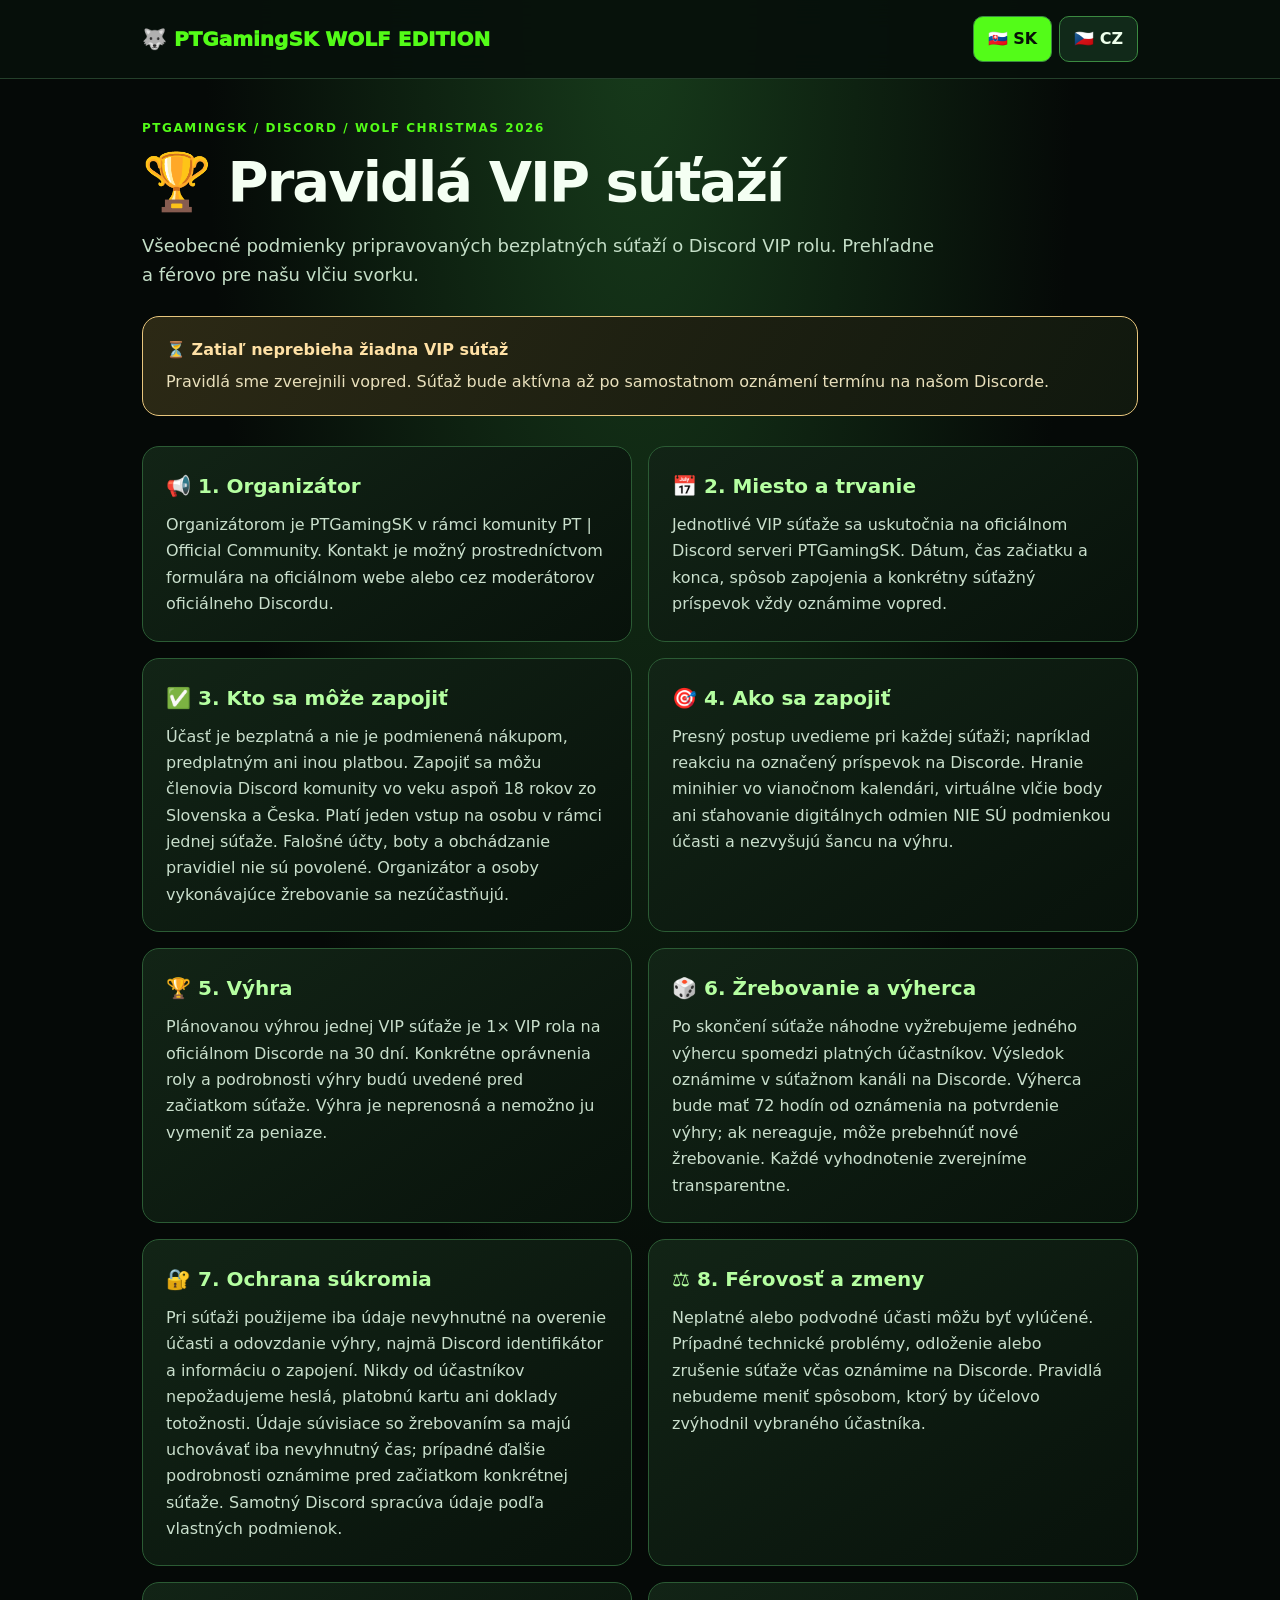
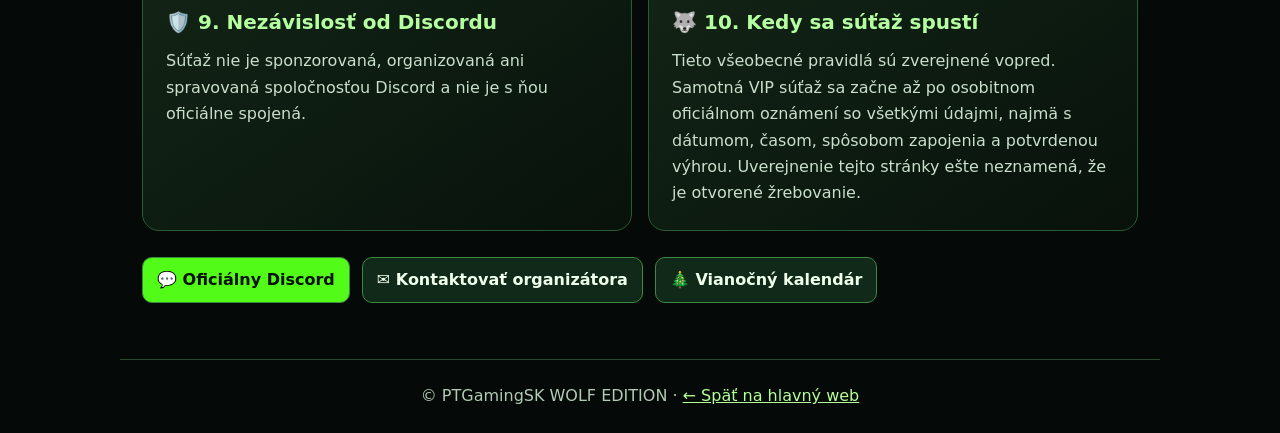
<file: pravidla-vip-sutaze.html>
<!doctype html>
<html lang="sk">
<head>
<meta charset="utf-8"><meta name="viewport" content="width=device-width,initial-scale=1"><meta name="theme-color" content="#050907">
<meta name="description" content="Všeobecné pravidlá pripravovaných bezplatných VIP súťaží na Discorde PTGamingSK WOLF EDITION.">
<title>Pravidlá VIP súťaží | PTGamingSK WOLF EDITION</title><link rel="icon" href="/assets/wolf-logo.webp" type="image/webp">
<style>
:root{color-scheme:dark;--green:#53fc18;--text:#f4fff3;--muted:#abc3af}
*{box-sizing:border-box}body{margin:0;background:radial-gradient(ellipse at 50% 0%,#173b1b 0,transparent 48%),#050907;color:var(--text);font:16px/1.65 system-ui,Segoe UI,sans-serif}
a{color:#b4ff98}a:focus-visible,button:focus-visible{outline:2px solid var(--green);outline-offset:3px}
header{position:sticky;top:0;z-index:5;background:#07110bef;border-bottom:1px solid #24402b;backdrop-filter:blur(14px)}.head{max-width:1040px;margin:auto;padding:16px 22px;display:flex;align-items:center;justify-content:space-between;flex-wrap:wrap;gap:15px}
.brand{font-size:20px;font-weight:950;color:var(--green);text-decoration:none}.langs{display:flex;gap:7px}
button,.btn{font:inherit;cursor:pointer;border:1px solid #3b8a41;border-radius:10px;background:#112919;color:#efffec;padding:9px 14px;text-decoration:none;display:inline-block;font-weight:750}
button.active,.btn.primary{background:var(--green);color:#071007}
main{max-width:1040px;margin:auto;padding:40px 22px 20px}h1{font-size:clamp(32px,5vw,56px);line-height:1.1;letter-spacing:-.035em;margin:12px 0 14px}h2{font-size:20px;margin:0 0 9px;color:#b5ffa1}
.kicker{font-weight:900;letter-spacing:.13em;color:var(--green);font-size:12px}
.lead{color:#c5dfc8;font-size:18px;max-width:800px}.notice{padding:20px 23px;margin:26px 0 30px;border:1px solid #e8c67d;background:linear-gradient(120deg,#2c2915,#10180e);border-radius:17px}
.notice strong{color:#ffe1a5}.notice p{margin:5px 0 0;color:#e9e0bc}
.grid{display:grid;grid-template-columns:repeat(2,minmax(0,1fr));gap:16px}
.card{padding:23px;background:linear-gradient(145deg,#122416,#08120b);border:1px solid #2b5b34;border-radius:17px}
.card p{margin:0;color:#c9dfcc}.links{display:flex;flex-wrap:wrap;gap:12px;margin-top:26px}
footer{max-width:1040px;margin:36px auto 0;padding:23px;border-top:1px solid #29462e;color:#b1cbb5;text-align:center}
@media(max-width:720px){.grid{grid-template-columns:1fr}main{padding:25px 16px}.card{padding:18px}.head{padding:13px 16px}}
</style></head>
<body>
<header><div class="head"><a href="/" class="brand">🐺 PTGamingSK WOLF EDITION</a><div class="langs" aria-label="Výber jazyka / Výběr jazyka"><button id="sk" type="button" class="active" onclick="setLang('sk')">🇸🇰 SK</button><button id="cs" type="button" onclick="setLang('cs')">🇨🇿 CZ</button></div></div></header>
<main>
<div class="kicker">PTGAMINGSK / DISCORD / WOLF CHRISTMAS 2026</div>
<h1 data-sk="🏆 Pravidlá VIP súťaží" data-cs="🏆 Pravidla VIP soutěží">🏆 Pravidlá VIP súťaží</h1>
<p class="lead" data-sk="Všeobecné podmienky pripravovaných bezplatných súťaží o Discord VIP rolu. Prehľadne a férovo pre našu vlčiu svorku." data-cs="Obecné podmínky připravovaných bezplatných soutěží o Discord VIP roli. Přehledně a férově pro naši vlčí smečku.">Všeobecné podmienky pripravovaných bezplatných súťaží o Discord VIP rolu. Prehľadne a férovo pre našu vlčiu svorku.</p>
<div class="notice"><strong><span data-sk="⏳ Zatiaľ neprebieha žiadna VIP súťaž" data-cs="⏳ Zatím neprobíhá žádná VIP soutěž">⏳ Zatiaľ neprebieha žiadna VIP súťaž</span></strong><p data-sk="Pravidlá sme zverejnili vopred. Súťaž bude aktívna až po samostatnom oznámení termínu na našom Discorde." data-cs="Pravidla jsme zveřejnili předem. Soutěž bude aktivní až po samostatném oznámení termínu na našem Discordu.">Pravidlá sme zverejnili vopred. Súťaž bude aktívna až po samostatnom oznámení termínu na našom Discorde.</p></div>
<div class="grid"><section class="card"><h2 data-sk="📢 1. Organizátor" data-cs="📢 1. Pořadatel">📢 1. Organizátor</h2><p data-sk="Organizátorom je PTGamingSK v rámci komunity PT | Official Community. Kontakt je možný prostredníctvom formulára na oficiálnom webe alebo cez moderátorov oficiálneho Discordu." data-cs="Pořadatelem je PTGamingSK v rámci komunity PT | Official Community. Kontakt je možný přes formulář na oficiálním webu nebo prostřednictvím moderátorů oficiálního Discordu.">Organizátorom je PTGamingSK v rámci komunity PT | Official Community. Kontakt je možný prostredníctvom formulára na oficiálnom webe alebo cez moderátorov oficiálneho Discordu.</p></section>
<section class="card"><h2 data-sk="📅 2. Miesto a trvanie" data-cs="📅 2. Místo a trvání">📅 2. Miesto a trvanie</h2><p data-sk="Jednotlivé VIP súťaže sa uskutočnia na oficiálnom Discord serveri PTGamingSK. Dátum, čas začiatku a konca, spôsob zapojenia a konkrétny súťažný príspevok vždy oznámime vopred." data-cs="Jednotlivé VIP soutěže se uskuteční na oficiálním Discord serveru PTGamingSK. Datum, čas začátku a konce, způsob zapojení a konkrétní soutěžní příspěvek vždy oznámíme předem.">Jednotlivé VIP súťaže sa uskutočnia na oficiálnom Discord serveri PTGamingSK. Dátum, čas začiatku a konca, spôsob zapojenia a konkrétny súťažný príspevok vždy oznámime vopred.</p></section>
<section class="card"><h2 data-sk="✅ 3. Kto sa môže zapojiť" data-cs="✅ 3. Kdo se může zapojit">✅ 3. Kto sa môže zapojiť</h2><p data-sk="Účasť je bezplatná a nie je podmienená nákupom, predplatným ani inou platbou. Zapojiť sa môžu členovia Discord komunity vo veku aspoň 18 rokov zo Slovenska a Česka. Platí jeden vstup na osobu v rámci jednej súťaže. Falošné účty, boty a obchádzanie pravidiel nie sú povolené. Organizátor a osoby vykonávajúce žrebovanie sa nezúčastňujú." data-cs="Účast je zdarma a není podmíněna nákupem, předplatným ani jinou platbou. Zapojit se mohou členové Discord komunity od 18 let ze Slovenska a Česka. Platí jeden vstup na osobu v rámci jedné soutěže. Falešné účty, boti a obcházení pravidel nejsou povoleny. Pořadatel a osoby provádějící losování se neúčastní.">Účasť je bezplatná a nie je podmienená nákupom, predplatným ani inou platbou. Zapojiť sa môžu členovia Discord komunity vo veku aspoň 18 rokov zo Slovenska a Česka. Platí jeden vstup na osobu v rámci jednej súťaže. Falošné účty, boty a obchádzanie pravidiel nie sú povolené. Organizátor a osoby vykonávajúce žrebovanie sa nezúčastňujú.</p></section>
<section class="card"><h2 data-sk="🎯 4. Ako sa zapojiť" data-cs="🎯 4. Jak se zapojit">🎯 4. Ako sa zapojiť</h2><p data-sk="Presný postup uvedieme pri každej súťaži; napríklad reakciu na označený príspevok na Discorde. Hranie minihier vo vianočnom kalendári, virtuálne vlčie body ani sťahovanie digitálnych odmien NIE SÚ podmienkou účasti a nezvyšujú šancu na výhru." data-cs="Přesný postup uvedeme u každé soutěže; například reakci na označený příspěvek na Discordu. Hraní miniher ve vánočním kalendáři, virtuální vlčí body ani stahování digitálních odměn NEJSOU podmínkou účasti a nezvyšují šanci na výhru.">Presný postup uvedieme pri každej súťaži; napríklad reakciu na označený príspevok na Discorde. Hranie minihier vo vianočnom kalendári, virtuálne vlčie body ani sťahovanie digitálnych odmien NIE SÚ podmienkou účasti a nezvyšujú šancu na výhru.</p></section>
<section class="card"><h2 data-sk="🏆 5. Výhra" data-cs="🏆 5. Výhra">🏆 5. Výhra</h2><p data-sk="Plánovanou výhrou jednej VIP súťaže je 1× VIP rola na oficiálnom Discorde na 30 dní. Konkrétne oprávnenia roly a podrobnosti výhry budú uvedené pred začiatkom súťaže. Výhra je neprenosná a nemožno ju vymeniť za peniaze." data-cs="Plánovanou výhrou jedné VIP soutěže je 1× VIP role na oficiálním Discordu na 30 dní. Konkrétní oprávnění role a podrobnosti výhry budou uvedeny před začátkem soutěže. Výhra je nepřenosná a nelze ji vyměnit za peníze.">Plánovanou výhrou jednej VIP súťaže je 1× VIP rola na oficiálnom Discorde na 30 dní. Konkrétne oprávnenia roly a podrobnosti výhry budú uvedené pred začiatkom súťaže. Výhra je neprenosná a nemožno ju vymeniť za peniaze.</p></section>
<section class="card"><h2 data-sk="🎲 6. Žrebovanie a výherca" data-cs="🎲 6. Losování a výherce">🎲 6. Žrebovanie a výherca</h2><p data-sk="Po skončení súťaže náhodne vyžrebujeme jedného výhercu spomedzi platných účastníkov. Výsledok oznámime v súťažnom kanáli na Discorde. Výherca bude mať 72 hodín od oznámenia na potvrdenie výhry; ak nereaguje, môže prebehnúť nové žrebovanie. Každé vyhodnotenie zverejníme transparentne." data-cs="Po skončení soutěže náhodně vylosujeme jednoho výherce z platných účastníků. Výsledek oznámíme v soutěžním kanálu na Discordu. Výherce bude mít 72 hodin od oznámení na potvrzení výhry; pokud nezareaguje, může proběhnout nové losování. Každé vyhodnocení zveřejníme transparentně.">Po skončení súťaže náhodne vyžrebujeme jedného výhercu spomedzi platných účastníkov. Výsledok oznámime v súťažnom kanáli na Discorde. Výherca bude mať 72 hodín od oznámenia na potvrdenie výhry; ak nereaguje, môže prebehnúť nové žrebovanie. Každé vyhodnotenie zverejníme transparentne.</p></section>
<section class="card"><h2 data-sk="🔐 7. Ochrana súkromia" data-cs="🔐 7. Ochrana soukromí">🔐 7. Ochrana súkromia</h2><p data-sk="Pri súťaži použijeme iba údaje nevyhnutné na overenie účasti a odovzdanie výhry, najmä Discord identifikátor a informáciu o zapojení. Nikdy od účastníkov nepožadujeme heslá, platobnú kartu ani doklady totožnosti. Údaje súvisiace so žrebovaním sa majú uchovávať iba nevyhnutný čas; prípadné ďalšie podrobnosti oznámime pred začiatkom konkrétnej súťaže. Samotný Discord spracúva údaje podľa vlastných podmienok." data-cs="Při soutěži použijeme pouze údaje nezbytné k ověření účasti a předání výhry, zejména Discord identifikátor a informaci o zapojení. Nikdy po účastnících nepožadujeme hesla, platební kartu ani doklady totožnosti. Údaje spojené s losováním se mají uchovávat pouze po nezbytnou dobu; případné další podrobnosti oznámíme před začátkem konkrétní soutěže. Samotný Discord zpracovává údaje podle vlastních podmínek.">Pri súťaži použijeme iba údaje nevyhnutné na overenie účasti a odovzdanie výhry, najmä Discord identifikátor a informáciu o zapojení. Nikdy od účastníkov nepožadujeme heslá, platobnú kartu ani doklady totožnosti. Údaje súvisiace so žrebovaním sa majú uchovávať iba nevyhnutný čas; prípadné ďalšie podrobnosti oznámime pred začiatkom konkrétnej súťaže. Samotný Discord spracúva údaje podľa vlastných podmienok.</p></section>
<section class="card"><h2 data-sk="⚖️ 8. Férovosť a zmeny" data-cs="⚖️ 8. Férovost a změny">⚖️ 8. Férovosť a zmeny</h2><p data-sk="Neplatné alebo podvodné účasti môžu byť vylúčené. Prípadné technické problémy, odloženie alebo zrušenie súťaže včas oznámime na Discorde. Pravidlá nebudeme meniť spôsobom, ktorý by účelovo zvýhodnil vybraného účastníka." data-cs="Neplatné nebo podvodné účasti mohou být vyloučeny. Případné technické problémy, odložení nebo zrušení soutěže včas oznámíme na Discordu. Pravidla nebudeme měnit způsobem, který by účelově zvýhodnil vybraného účastníka.">Neplatné alebo podvodné účasti môžu byť vylúčené. Prípadné technické problémy, odloženie alebo zrušenie súťaže včas oznámime na Discorde. Pravidlá nebudeme meniť spôsobom, ktorý by účelovo zvýhodnil vybraného účastníka.</p></section>
<section class="card"><h2 data-sk="🛡️ 9. Nezávislosť od Discordu" data-cs="🛡️ 9. Nezávislost na Discordu">🛡️ 9. Nezávislosť od Discordu</h2><p data-sk="Súťaž nie je sponzorovaná, organizovaná ani spravovaná spoločnosťou Discord a nie je s ňou oficiálne spojená." data-cs="Soutěž není sponzorována, organizována ani spravována společností Discord a není s ní oficiálně spojena.">Súťaž nie je sponzorovaná, organizovaná ani spravovaná spoločnosťou Discord a nie je s ňou oficiálne spojená.</p></section>
<section class="card"><h2 data-sk="🐺 10. Kedy sa súťaž spustí" data-cs="🐺 10. Kdy se soutěž spustí">🐺 10. Kedy sa súťaž spustí</h2><p data-sk="Tieto všeobecné pravidlá sú zverejnené vopred. Samotná VIP súťaž sa začne až po osobitnom oficiálnom oznámení so všetkými údajmi, najmä s dátumom, časom, spôsobom zapojenia a potvrdenou výhrou. Uverejnenie tejto stránky ešte neznamená, že je otvorené žrebovanie." data-cs="Tato obecná pravidla jsou zveřejněna předem. Samotná VIP soutěž začne až po samostatném oficiálním oznámení se všemi údaji, zejména datem, časem, způsobem zapojení a potvrzenou výhrou. Zveřejnění této stránky ještě neznamená, že je otevřeno losování.">Tieto všeobecné pravidlá sú zverejnené vopred. Samotná VIP súťaž sa začne až po osobitnom oficiálnom oznámení so všetkými údajmi, najmä s dátumom, časom, spôsobom zapojenia a potvrdenou výhrou. Uverejnenie tejto stránky ešte neznamená, že je otvorené žrebovanie.</p></section></div>
<div class="links"><a class="btn primary" href="https://discord.gg/RSHP5XMgYN" target="_blank" rel="noopener noreferrer"><span data-sk="💬 Oficiálny Discord" data-cs="💬 Oficiální Discord">💬 Oficiálny Discord</span></a><a class="btn" href="/#navrhy"><span data-sk="✉️ Kontaktovať organizátora" data-cs="✉️ Kontaktovat pořadatele">✉️ Kontaktovať organizátora</span></a><a class="btn" href="/vianocny-kalendar.html"><span data-sk="🎄 Vianočný kalendár" data-cs="🎄 Vánoční kalendář">🎄 Vianočný kalendár</span></a></div>
</main>
<footer>© PTGamingSK WOLF EDITION · <a href="/"><span data-sk="← Späť na hlavný web" data-cs="← Zpět na hlavní web">← Späť na hlavný web</span></a></footer>
<script>
function setLang(l){
 l=l==='cs'?'cs':'sk';document.documentElement.lang=l;
 document.querySelectorAll('[data-sk]').forEach(e=>{e.textContent=e.dataset[l]});
 ['sk','cs'].forEach(k=>document.getElementById(k).classList.toggle('active',l===k));
 try{localStorage.setItem('ptgamingsk-language',l)}catch(e){}
 document.title=l==='cs'?'Pravidla VIP soutěží | PTGamingSK':'Pravidlá VIP súťaží | PTGamingSK';
}
let initial='sk';try{initial=localStorage.getItem('ptgamingsk-language')==='cs'?'cs':'sk'}catch(e){}
setLang(initial);
</script>
</body></html>
</file>
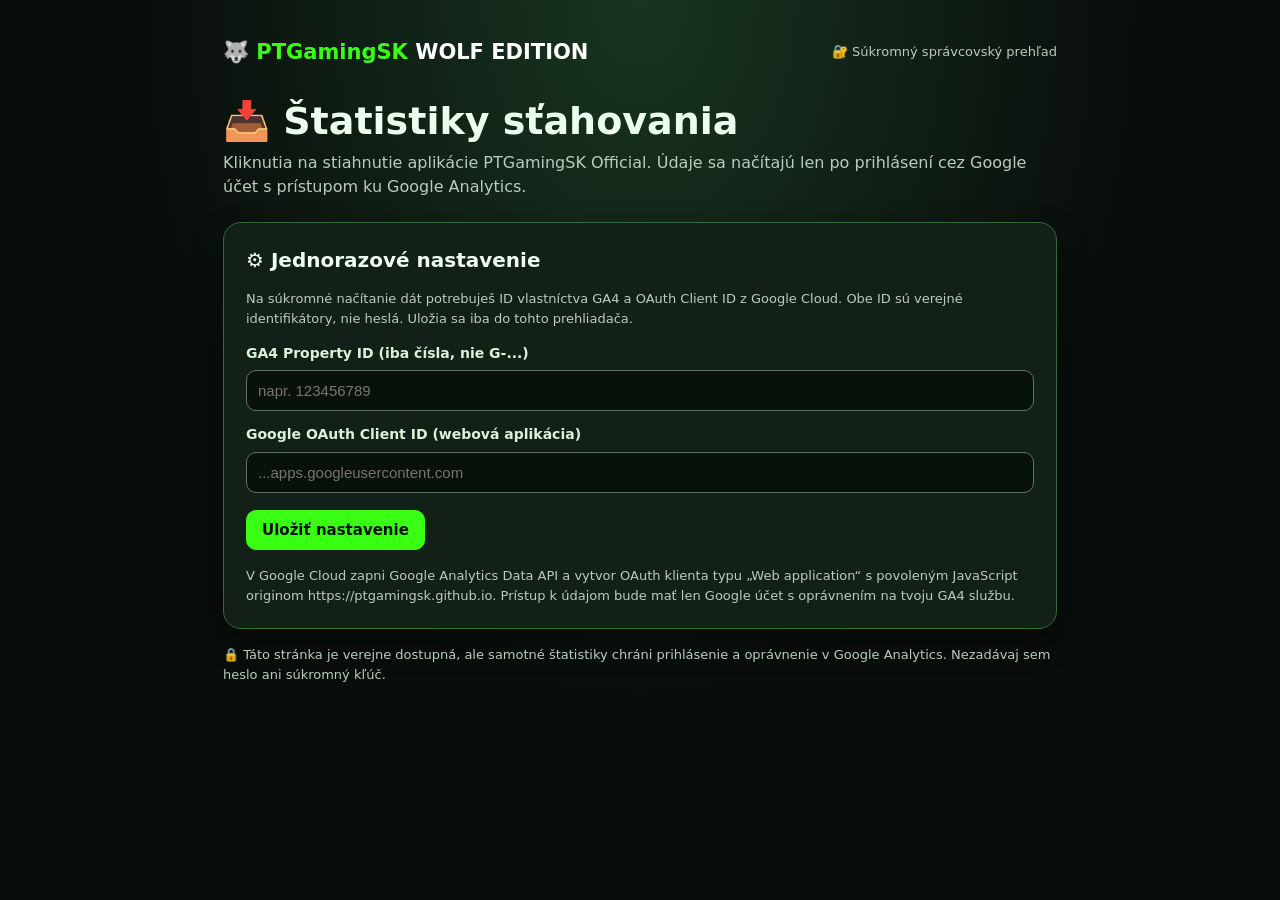
<file: statistiky-aplikacie.html>
<!doctype html>
<html lang="sk">
<head>
<meta charset="utf-8">
<meta name="viewport" content="width=device-width, initial-scale=1">
<meta name="robots" content="noindex,nofollow">
<title>PTGamingSK | Súkromné štatistiky aplikácie</title>
<style>
:root{color-scheme:dark;--bg:#090d0b;--panel:#132018;--green:#39ff14;--muted:#b9cdbd;--line:#316b36}
*{box-sizing:border-box}
body{margin:0;background:radial-gradient(ellipse at top,#183521 0,#090d0b 55%);min-height:100vh;color:#ecffef;font:16px/1.55 system-ui,-apple-system,Segoe UI,Arial,sans-serif}
main{max-width:870px;margin:0 auto;padding:36px 18px 70px}
header{display:flex;align-items:center;justify-content:space-between;gap:14px;flex-wrap:wrap}
.logo{color:var(--green);font-size:21px;font-weight:850;text-decoration:none}
.top{font-size:13px;color:var(--muted)}
h1{font-size:clamp(25px,5vw,38px);margin:30px 0 8px;line-height:1.16}
h1 span{color:var(--green)}
.lead{color:var(--muted);margin:0 0 22px}
.panel{border:1px solid var(--line);background:var(--panel);border-radius:18px;padding:22px;margin-top:19px;box-shadow:0 12px 32px #0005}
.panel h2{margin:0 0 12px;font-size:20px}
.grid{display:grid;grid-template-columns:repeat(3,minmax(0,1fr));gap:12px}
.metric{background:#0b1510;border:1px solid #29482b;border-radius:14px;padding:16px}
.metric strong{font-size:clamp(28px,5vw,43px);line-height:1.1;display:block;color:var(--green);font-variant-numeric:tabular-nums}
.metric span{font-size:14px;color:var(--muted)}
.actions{display:flex;align-items:center;gap:10px;flex-wrap:wrap;margin-top:17px}
button,.btn{cursor:pointer;border:1px solid var(--green);background:var(--green);color:#071008;font:700 15px system-ui;border-radius:10px;padding:10px 15px}
button:hover,.btn:hover{filter:brightness(1.08)}
button.secondary,.btn.secondary{background:transparent;color:#ddf5df}
button:disabled{opacity:.55;cursor:wait}
a{color:var(--green)}
label{display:block;color:#d9f2dc;font-weight:650;font-size:14px;margin:13px 0 6px}
input{background:#08120b;color:white;border:1px solid #56785a;border-radius:10px;padding:11px;width:100%;font-size:15px}
input:focus-visible,button:focus-visible,a:focus-visible{outline:2px solid var(--green);outline-offset:3px}
small,.hint{color:var(--muted);font-size:13px}
.note{margin:16px 0 0;font-size:13px;color:var(--muted)}
#status{min-height:22px;color:#e0ffdf}
[hidden]{display:none!important}
@media(max-width:590px){.grid{grid-template-columns:1fr}.panel{padding:16px}}
</style>
<script src="https://accounts.google.com/gsi/client" async defer></script>
</head>
<body>
<main>
<header>
<a class="logo" href="/">🐺 PTGamingSK <span style="color:white">WOLF EDITION</span></a>
<div class="top" id="top-label">🔐 Súkromný správcovský prehľad</div>
</header>
<h1 id="heading">📥 <span>Štatistiky sťahovania</span></h1>
<p class="lead" id="intro">Kliknutia na stiahnutie aplikácie PTGamingSK Official. Údaje sa načítajú len po prihlásení cez Google účet s prístupom ku Google Analytics.</p>
<section class="panel" id="setup">
<h2 id="setup-title">⚙️ Jednorazové nastavenie</h2>
<p class="hint" id="setup-hint">Na súkromné načítanie dát potrebuješ ID vlastníctva GA4 a OAuth Client ID z Google Cloud. Obe ID sú verejné identifikátory, nie heslá. Uložia sa iba do tohto prehliadača.</p>
<label for="property" id="property-label">GA4 Property ID (iba čísla, nie G-...)</label>
<input id="property" autocomplete="off" inputmode="numeric" pattern="[0-9]+" placeholder="napr. 123456789">
<label for="client" id="client-label">Google OAuth Client ID (webová aplikácia)</label>
<input id="client" autocomplete="off" placeholder="...apps.googleusercontent.com">
<div class="actions"><button id="save" type="button">Uložiť nastavenie</button></div>
<p class="note" id="setup-guide">V Google Cloud zapni Google Analytics Data API a vytvor OAuth klienta typu „Web application“ s povoleným JavaScript originom https://ptgamingsk.github.io. Prístup k údajom bude mať len Google účet s oprávnením na tvoju GA4 službu.</p>
</section>
<section class="panel" id="dashboard" hidden>
<h2 id="dashboard-title">📊 Prehľad aplikácie</h2>
<div class="grid">
<div class="metric"><strong id="today">–</strong><span id="today-label">Dnes</span></div>
<div class="metric"><strong id="week">–</strong><span id="week-label">Posledných 7 dní</span></div>
<div class="metric"><strong id="all">–</strong><span id="all-label">Celkovo od 23. 11. 2026</span></div>
</div>
<div class="actions">
<button id="signin" type="button">🔐 Prihlásiť sa cez Google</button>
<button id="refresh" class="secondary" type="button" hidden>🔄 Obnoviť údaje</button>
<button id="signout" class="secondary" type="button" hidden>Odhlásiť</button>
<button id="edit" class="secondary" type="button">⚙️ Nastavenie</button>
</div>
<p id="status" role="status" aria-live="polite"></p>
<p class="note" id="explanation">Počítajú sa iba kliknutia používateľov, ktorí povolili analytické cookies. Kliknutie neznamená úspešnú inštaláciu ani počet jedinečných používateľov. Údaje Google Analytics môžu mať oneskorenie.</p>
</section>
<p class="note" id="privacy">🔒 Táto stránka je verejne dostupná, ale samotné štatistiky chráni prihlásenie a oprávnenie v Google Analytics. Nezadávaj sem heslo ani súkromný kľúč.</p>
</main>
<script>
(()=>{
'use strict';
const $=id=>document.getElementById(id), KEY='pt-app-ga-admin-config-v1';
const LANG=(()=>{try{return localStorage.getItem('ptgamingsk-language')==='cs'?'cs':'sk'}catch{return 'sk'}})();
document.documentElement.lang=LANG;
const T={
sk:{top:'🔐 Súkromný správcovský prehľad',heading:'📥 Štatistiky sťahovania',intro:'Kliknutia na stiahnutie aplikácie PTGamingSK Official. Údaje sa načítajú len po prihlásení cez Google účet s prístupom ku Google Analytics.',setup:'⚙️ Jednorazové nastavenie',hint:'Na súkromné načítanie dát potrebuješ ID vlastníctva GA4 a OAuth Client ID z Google Cloud. Obe ID sú verejné identifikátory, nie heslá. Uložia sa iba do tohto prehliadača.',property:'GA4 Property ID (iba čísla, nie G-...)',client:'Google OAuth Client ID (webová aplikácia)',save:'Uložiť nastavenie',guide:'V Google Cloud zapni Google Analytics Data API a vytvor OAuth klienta typu „Web application“ s povoleným JavaScript originom https://ptgamingsk.github.io. Prístup k údajom bude mať len Google účet s oprávnením na tvoju GA4 službu.',dashboard:'📊 Prehľad aplikácie',today:'Dnes',week:'Posledných 7 dní',all:'Celkovo od 23. 11. 2026',signin:'🔐 Prihlásiť sa cez Google',refresh:'🔄 Obnoviť údaje',signout:'Odhlásiť',edit:'⚙️ Nastavenie',explanation:'Počítajú sa iba kliknutia používateľov, ktorí povolili analytické cookies. Kliknutie neznamená úspešnú inštaláciu ani počet jedinečných používateľov. Údaje Google Analytics môžu mať oneskorenie.',privacy:'🔒 Táto stránka je verejne dostupná, ale samotné štatistiky chráni prihlásenie a oprávnenie v Google Analytics. Nezadávaj sem heslo ani súkromný kľúč.',saved:'Nastavenia uložené. Teraz sa prihlás cez Google.',invalid:'Over si GA4 Property ID a OAuth Client ID.',loading:'Načítavam štatistiky…',ready:'Údaje boli načítané z Google Analytics.',loginError:'Google prihlásenie sa nepodarilo. Over OAuth klienta a povolenú doménu.',apiError:'Údaje sa nepodarilo načítať. Over prístup ku GA4 vlastníctvu, zapnuté Data API a nastavenie OAuth.',loginFirst:'Najprv sa prihlás cez Google.',signedout:'Údaje sú skryté. Pre nový prístup sa prihlás.',missingLib:'Google prihlasovanie sa nenačítalo. Skontroluj internet a skús obnoviť stránku.'},
cs:{top:'🔐 Soukromý správcovský přehled',heading:'📥 Statistiky stahování',intro:'Kliknutí na stažení aplikace PTGamingSK Official. Údaje se načtou pouze po přihlášení přes Google účet s přístupem ke Google Analytics.',setup:'⚙️ Jednorázové nastavení',hint:'Pro soukromé načítání dat potřebuješ ID služby GA4 a OAuth Client ID z Google Cloud. Obě ID jsou veřejné identifikátory, nikoli hesla. Uloží se pouze do tohoto prohlížeče.',property:'GA4 Property ID (pouze čísla, ne G-...)',client:'Google OAuth Client ID (webová aplikace)',save:'Uložit nastavení',guide:'V Google Cloud zapni Google Analytics Data API a vytvoř OAuth klienta typu „Web application“ s povoleným JavaScript originem https://ptgamingsk.github.io. Přístup k datům bude mít jen Google účet s oprávněním k tvé službě GA4.',dashboard:'📊 Přehled aplikace',today:'Dnes',week:'Posledních 7 dní',all:'Celkem od 23. 11. 2026',signin:'🔐 Přihlásit se přes Google',refresh:'🔄 Obnovit údaje',signout:'Odhlásit',edit:'⚙️ Nastavení',explanation:'Počítají se pouze kliknutí uživatelů, kteří povolili analytické cookies. Kliknutí neznamená úspěšnou instalaci ani počet jedinečných uživatelů. Údaje Google Analytics mohou mít zpoždění.',privacy:'🔒 Tato stránka je veřejně dostupná, ale samotné statistiky chrání přihlášení a oprávnění v Google Analytics. Nezadávej sem heslo ani soukromý klíč.',saved:'Nastavení uloženo. Nyní se přihlas přes Google.',invalid:'Ověř GA4 Property ID a OAuth Client ID.',loading:'Načítám statistiky…',ready:'Údaje byla načtena z Google Analytics.',loginError:'Přihlášení přes Google se nepodařilo. Ověř OAuth klienta a povolenou doménu.',apiError:'Údaje se nepodařilo načíst. Ověř přístup k GA4 službě, zapnuté Data API a nastavení OAuth.',loginFirst:'Nejprve se přihlas přes Google.',signedout:'Údaje jsou skryty. Pro nový přístup se přihlas.',missingLib:'Přihlašování Google se nenačetlo. Zkontroluj internet a zkus obnovit stránku.'}
}[LANG];
const map={top:'top-label',heading:'heading',intro:'intro',setup:'setup-title',hint:'setup-hint',property:'property-label',client:'client-label',save:'save',guide:'setup-guide',dashboard:'dashboard-title',today:'today-label',week:'week-label',all:'all-label',signin:'signin',refresh:'refresh',signout:'signout',edit:'edit',explanation:'explanation',privacy:'privacy'};
Object.entries(map).forEach(([key,id])=>$(id).textContent=T[key]);
let cfg=null,token=null,tokenClient=null;
function message(s){$('status').textContent=s;}
function reset(){['today','week','all'].forEach(k=>$(k).textContent='–');}
function showConfig(){if(!cfg){$('setup').hidden=false;$('dashboard').hidden=true;return;}$('setup').hidden=true;$('dashboard').hidden=false;}
try{const x=JSON.parse(localStorage.getItem(KEY)||'null');if(x&&/^[0-9]+$/.test(x.property)&&/^[a-zA-Z0-9_.-]+\.apps\.googleusercontent\.com$/.test(x.client)){cfg=x;$('property').value=x.property;$('client').value=x.client;}}catch{}
showConfig();
$('edit').addEventListener('click',()=>{$('setup').hidden=false;$('dashboard').hidden=true;});
$('save').addEventListener('click',()=>{
 const property=$('property').value.trim(),client=$('client').value.trim();
 if(!/^[0-9]+$/.test(property)||!/^[a-zA-Z0-9_.-]+\.apps\.googleusercontent\.com$/.test(client)){alert(T.invalid);return;}
 cfg={property,client};localStorage.setItem(KEY,JSON.stringify(cfg));token=null;tokenClient=null;reset();
 $('refresh').hidden=true;$('signout').hidden=true;$('signin').hidden=false;showConfig();message(T.saved);
});
const SCOPES='https://www.googleapis.com/auth/analytics.readonly';
$('signin').addEventListener('click',()=>{
 if(!cfg)return;
 if(!window.google?.accounts?.oauth2){message(T.missingLib);return;}
 try{
 tokenClient=window.google.accounts.oauth2.initTokenClient({
   client_id:cfg.client,scope:SCOPES,callback:async(response)=>{
    if(response.error||!response.access_token){message(T.loginError);return;}
    token=response.access_token;
    $('signin').hidden=true;$('refresh').hidden=false;$('signout').hidden=false;
    await load();
   }
 });
 tokenClient.requestAccessToken({prompt:'consent'});
 }catch(e){message(T.loginError);}
});
async function report(startDate){
 const result=await fetch('https://analyticsdata.googleapis.com/v1beta/properties/'+cfg.property+':runReport',{
  method:'POST',
  headers:{'Authorization':'Bearer '+token,'Content-Type':'application/json'},
  body:JSON.stringify({
   dateRanges:[{startDate,endDate:'today'}],
   metrics:[{name:'eventCount'}],
   dimensionFilter:{filter:{fieldName:'eventName',stringFilter:{matchType:'EXACT',value:'pt_app_download_click'}}}
  }),
  cache:'no-store'
 });
 if(!result.ok)throw new Error('Google Analytics API: '+result.status);
 const data=await result.json();
 return Number(data.rows?.[0]?.metricValues?.[0]?.value||0);
}
async function load(){
 if(!token){message(T.loginFirst);return;}
 message(T.loading);$('refresh').disabled=true;
 try{
  const [today,week,all]=await Promise.all([report('today'),report('6daysAgo'),report('2026-11-23')]);
  $('today').textContent=today.toLocaleString(LANG==='cs'?'cs-CZ':'sk-SK');
  $('week').textContent=week.toLocaleString(LANG==='cs'?'cs-CZ':'sk-SK');
  $('all').textContent=all.toLocaleString(LANG==='cs'?'cs-CZ':'sk-SK');
  message(T.ready);
 }catch(e){reset();message(T.apiError);}
 finally{$('refresh').disabled=false;}
}
$('refresh').addEventListener('click',load);
$('signout').addEventListener('click',()=>{
 token=null;tokenClient=null;reset();$('signin').hidden=false;$('refresh').hidden=true;$('signout').hidden=true;message(T.signedout);
});
})();
</script>
</body>
</html>
</file>
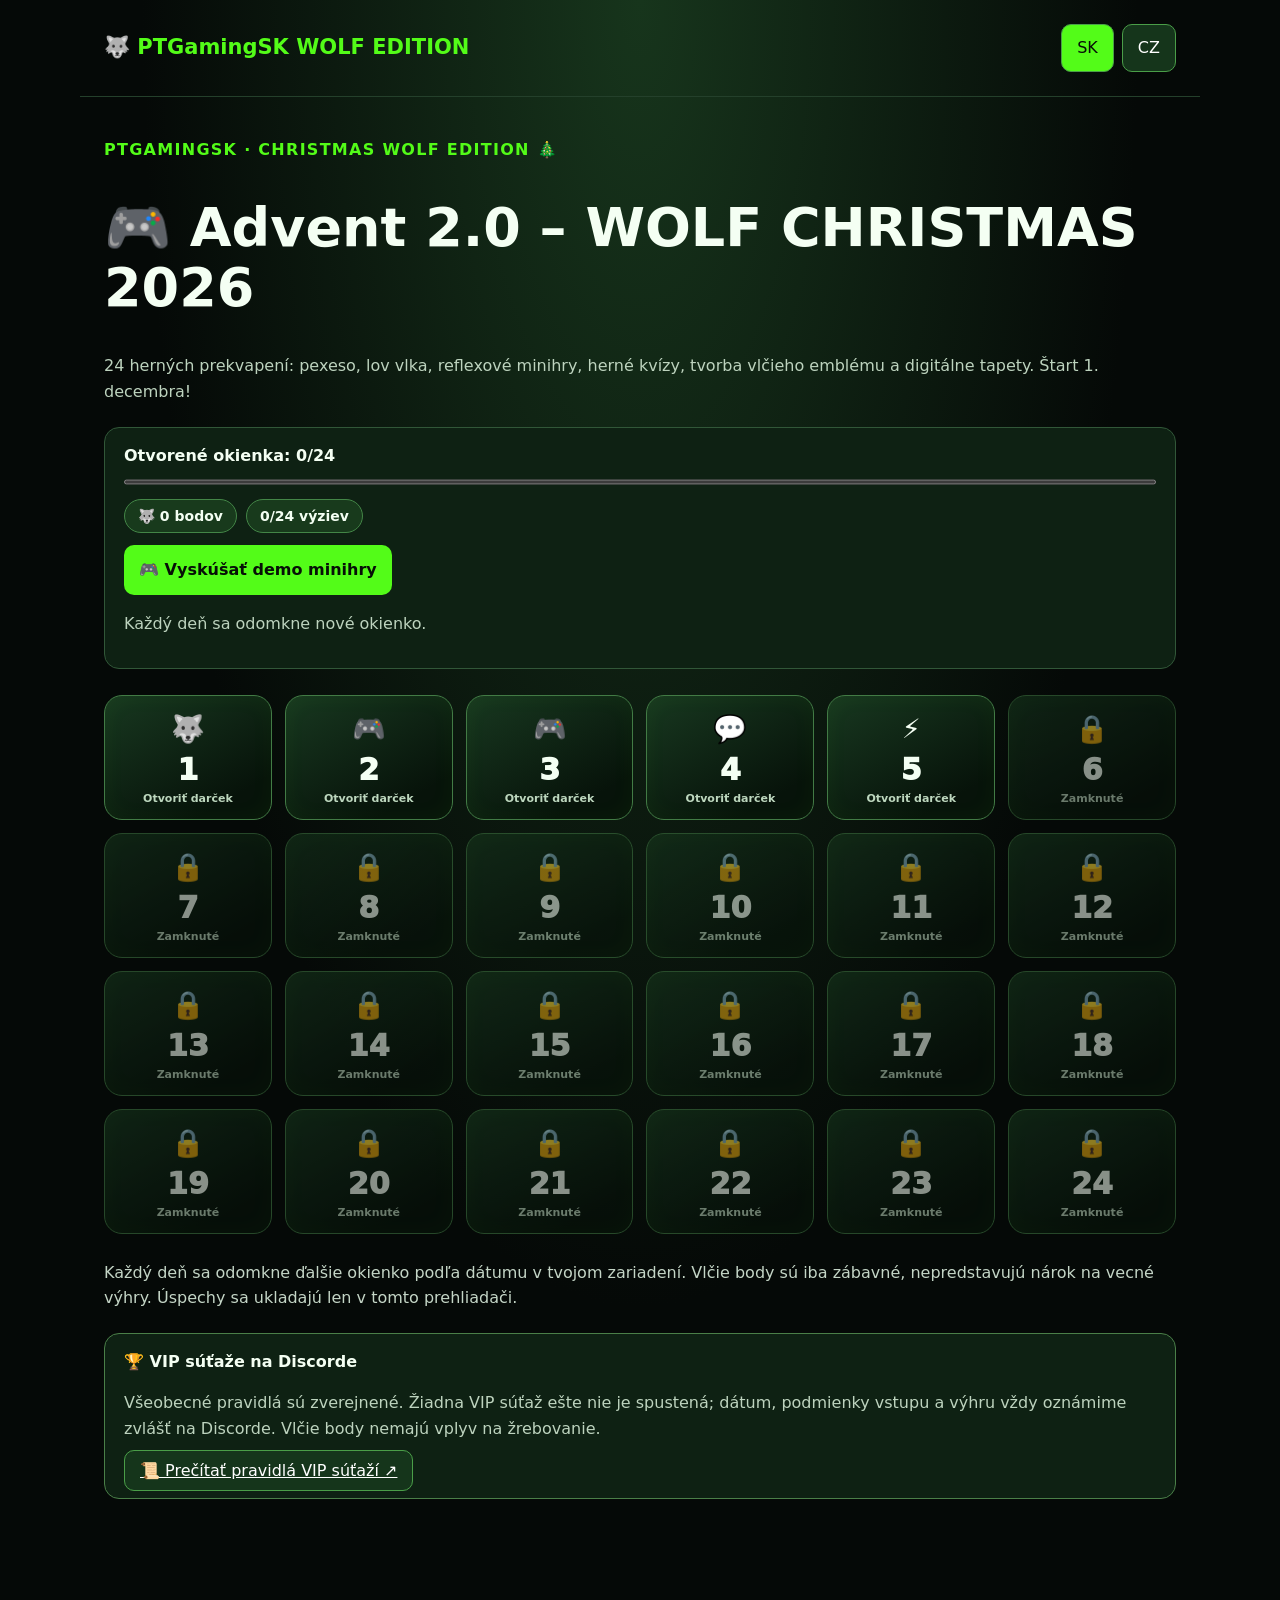
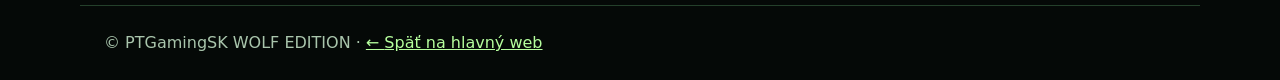
<file: vianocny-kalendar.html>
<!doctype html><html lang="sk"><head><meta charset="utf-8"><meta name="viewport" content="width=device-width,initial-scale=1"><meta name="theme-color" content="#050907"><link rel="icon" href="/assets/wolf-logo.webp"><title>Advent 2.0 | PTGamingSK</title><style>:root{color-scheme:dark;--green:#53fc18}*{box-sizing:border-box}body{margin:0;background:radial-gradient(ellipse at top,#17351c,#050907 55%);color:#f4fff3;font:16px/1.6 system-ui,Segoe UI,sans-serif}header,main,footer{max-width:1120px;margin:auto;padding:24px}header{display:flex;justify-content:space-between;align-items:center;gap:14px;flex-wrap:wrap;border-bottom:1px solid #24402b}a{color:#b6ff9e}h1{font-size:clamp(30px,5vw,54px);line-height:1.1}h2{color:#caffbb}.brand{font-weight:900;font-size:21px;color:var(--green);text-decoration:none}.langs{display:flex;gap:8px}button,.btn{background:#15351b;color:white;border:1px solid #4a9e48;border-radius:10px;padding:10px 15px;cursor:pointer;font:inherit}.active,.btn:hover{background:var(--green);color:#071007}.grid{display:grid;grid-template-columns:repeat(auto-fit,minmax(220px,1fr));gap:16px}.card{border:1px solid #315738;background:linear-gradient(135deg,#142a18,#09130c);border-radius:17px;padding:22px}.card p,.muted{color:#bdd3be}footer{border-top:1px solid #24402b;margin-top:60px;color:#a9c5ac}.hidden{display:none!important}</style><style id="pt-advent-style">.advent-grid{display:grid;grid-template-columns:repeat(6,minmax(0,1fr));gap:13px;margin:26px 0}.advent-day{position:relative;min-height:125px;background:linear-gradient(150deg,#183820,#07130a 80%);border:1px solid #427b45;border-radius:18px;color:#f4fff3;display:flex;flex-direction:column;align-items:center;justify-content:center;gap:5px;box-shadow:inset 0 0 24px #54fc180b;cursor:pointer;transition:transform .18s,border-color .18s}.advent-day:hover:not(:disabled){border-color:#53fc18;transform:translateY(-3px)}.advent-day:focus-visible{outline:3px solid #b7ff91;outline-offset:2px}.advent-day:disabled{opacity:.55;cursor:not-allowed}.advent-day .door-num{font-size:30px;font-weight:1000;line-height:1}.advent-day .door-emoji{font-size:27px}.advent-day .door-status{font-size:11px;color:#bdd7be;font-weight:750}.advent-day.visited{border-color:#a4d65d;background:linear-gradient(145deg,#234b24,#07130a 85%)}.advent-progress{padding:15px 19px;border-radius:15px;border:1px solid #315738;background:#0e2113;margin:22px 0}.advent-progress progress{display:block;width:100%;height:10px;accent-color:#53fc18;margin-top:9px}.advent-note{color:#c4d5c6}.advent-dialog{width:min(520px,92vw);max-height:85vh;overflow:auto;border-radius:22px;background:radial-gradient(ellipse at top right,#1c4224,#07120b 75%);border:2px solid #53fc18;color:white;padding:27px;box-shadow:0 0 50px #53fc1850}.advent-dialog::backdrop{background:#000d}.advent-dialog h2{margin-bottom:6px}.advent-dialog .gift-emoji{font-size:54px}.advent-dialog .gift-extra{margin:18px 0;padding:15px;border:1px solid #416f41;border-radius:14px;background:#0c1e11}.advent-dialog .gift-extra:empty{display:none}.advent-dialog .gift-badge{display:block;color:#dfffaa;font-size:19px;font-weight:900;letter-spacing:.05em}.advent-dialog .gift-btn{border-radius:10px;background:#53fc18;color:#071007;border-color:#53fc18;font-weight:850;margin-top:8px}.advent-dialog .gift-link{display:inline-block;padding:10px 15px;border-radius:10px;background:#53fc18;color:#061106;text-decoration:none;font-weight:850}.advent-dialog .gift-feedback{color:#dfffaa;font-weight:800;margin-top:12px}.advent-dialog .gift-close{width:100%;margin-top:12px}.advent-dialog .gift-choices{display:grid;gap:8px;margin-top:12px}.advent-dialog .gift-choices button{text-align:left}.advent-dialog .gift-choices button:focus-visible{outline:2px solid #dfffaa}.advent-dialog .gift-question{font-weight:800}.advent-dialog.celebration{box-shadow:0 0 80px #f7dc8885;border-color:#f8de9c}@media(max-width:850px){.advent-grid{grid-template-columns:repeat(4,minmax(0,1fr))}}@media(max-width:520px){.advent-grid{grid-template-columns:repeat(3,minmax(0,1fr));gap:8px}.advent-day{min-height:99px;padding:9px 2px}.advent-day .door-num{font-size:26px}.advent-dialog{padding:20px}}@media(prefers-reduced-motion:reduce){.advent-day{transition:none}}</style><style id="advent2-styles">
.advent-day.completed{border-color:#f7d78d;box-shadow:0 0 15px #f7d78d30}.advent-day.completed .door-status{color:#ffe4aa}
.advent-extra{display:flex;gap:9px;flex-wrap:wrap;align-items:center;margin:12px 0}.advent-extra span{border:1px solid #438647;border-radius:30px;background:#183a1c;padding:5px 13px;font-size:14px;font-weight:800}
.mini-grid{display:grid;grid-template-columns:repeat(3,minmax(0,1fr));gap:9px}.mini-grid.four{grid-template-columns:repeat(4,minmax(0,1fr))}
.mini-tile{min-height:72px;border:1px solid #468d48;border-radius:12px;background:#183d22;color:#fff;font-size:27px;cursor:pointer}.mini-tile:disabled{opacity:.85}
.mini-status{color:#c8ebc8;font-weight:800}.mini-action{background:#53fc18;color:#071007;border:0;border-radius:10px;padding:12px 15px;font-weight:800;cursor:pointer}
.mini-actions{display:flex;flex-wrap:wrap;gap:8px}.mini-actions button{flex:1}
.mini-snow{position:relative;height:200px;border:1px solid #315738;border-radius:14px;background:radial-gradient(circle,#285135,#06150b);overflow:hidden}
.mini-snow button{position:absolute;border:0;background:none;font-size:36px;cursor:pointer}
.mini-emblem{display:flex;align-items:center;justify-content:center;max-width:430px;margin:0 auto 14px;padding:8px;border:4px solid #53fc18;border-radius:16px;background:#07120a;box-shadow:0 0 24px #53fc1840;transition:border-color .2s,box-shadow .2s}
.mini-emblem img{display:block;width:100%;height:auto;max-height:440px;object-fit:contain;border-radius:9px}
.mini-image{max-height:330px;max-width:100%;object-fit:contain;border:1px solid #315738;border-radius:10px;background:#06100a}
.mini-choice{width:100%;text-align:left;display:block;margin:6px 0;border:1px solid #427944;border-radius:10px;background:#0c1d11;color:white;padding:12px;cursor:pointer}
</style></head><body><header><a class="brand" href="/">🐺 PTGamingSK WOLF EDITION</a><div class="langs"><button id="sk" class="active" onclick="setLang('sk')">SK</button><button id="cs" onclick="setLang('cs')">CZ</button></div></header><main><p style="color:#53fc18;font-weight:900;letter-spacing:.08em">PTGAMINGSK · CHRISTMAS WOLF EDITION 🎄</p><h1 data-sk="🎮 Advent 2.0 – WOLF CHRISTMAS 2026" data-cs="🎮 Advent 2.0 – WOLF CHRISTMAS 2026">🎁 Vianočný kalendár 2026</h1><p class="muted" data-sk="24 herných prekvapení: pexeso, lov vlka, reflexové minihry, herné kvízy, tvorba vlčieho emblému a digitálne tapety. Štart 1. decembra!" data-cs="24 herních překvapení: pexeso, lov vlka, reflexové minihry, herní kvízy, tvorba vlčího emblému a digitální tapety. Start 1. prosince!">24 herných prekvapení pre vlčiu svorku: pexeso, reflexy, kvízy, vlčí emblém a digitálne odmeny. Štart 1. decembra!</p><div class="advent-progress"><strong id="progress-label">Otvorené okienka: 0/24</strong><progress id="progress" max="24" value="0"></progress><div class="advent-extra"><span id="advent2-points">🐺 0</span><span id="advent2-done">0/24</span></div><button id="advent2-demo" class="mini-action" type="button" data-sk="🎮 Vyskúšať demo minihry" data-cs="🎮 Vyzkoušet demo minihry">🎮 Vyskúšať demo minihry</button><p class="muted" id="advent-status"></p></div><div class="advent-grid" id="calendar" aria-label="Vianočný kalendár 2026"></div><p class="advent-note" data-sk="Každý deň sa odomkne ďalšie okienko podľa dátumu v tvojom zariadení. Vlčie body sú iba zábavné, nepredstavujú nárok na vecné výhry. Úspechy sa ukladajú len v tomto prehliadači." data-cs="Každý den se odemkne další okénko podle data v tvém zařízení. Vlčí body jsou pouze zábavné, nezakládají nárok na věcné výhry. Úspěchy se ukládají jen v tomto prohlížeči.">Každý deň sa odomkne ďalšie okienko podľa dátumu v tvojom zariadení. Vlčie body sú iba zábavné, nepredstavujú nárok na vecné výhry. Úspechy sa ukladajú len v tomto prehliadači.</p><div class="advent-progress" style="margin-top:22px;border-color:#4a7f48">
<strong data-sk="🏆 VIP súťaže na Discorde" data-cs="🏆 VIP soutěže na Discordu">🏆 VIP súťaže na Discorde</strong>
<p class="muted" data-sk="Všeobecné pravidlá sú zverejnené. Žiadna VIP súťaž ešte nie je spustená; dátum, podmienky vstupu a výhru vždy oznámime zvlášť na Discorde. Vlčie body nemajú vplyv na žrebovanie." data-cs="Obecná pravidla jsou zveřejněna. Žádná VIP soutěž zatím není spuštěna; datum, podmínky účasti a výhru vždy oznámíme zvlášť na Discordu. Vlčí body nemají vliv na losování.">Všeobecné pravidlá sú zverejnené. Žiadna VIP súťaž ešte nie je spustená; dátum, podmienky vstupu a výhru vždy oznámime zvlášť na Discorde. Vlčie body nemajú vplyv na žrebovanie.</p>
<a class="btn" href="/pravidla-vip-sutaze.html" data-sk="📜 Prečítať pravidlá VIP súťaží ↗" data-cs="📜 Přečíst pravidla VIP soutěží ↗">📜 Prečítať pravidlá VIP súťaží ↗</a>
</div><dialog id="detail" class="advent-dialog" aria-labelledby="gift-title"><div id="gift-emoji" class="gift-emoji" aria-hidden="true"></div><div id="gift-day" class="muted"></div><h2 id="gift-title"></h2><p id="gift-message"></p><div id="gift-extra" class="gift-extra"></div><p id="gift-feedback" class="gift-feedback" role="status"></p><button type="button" id="gift-close" class="gift-close">Zavrieť okienko</button></dialog><script id="pt-advent-script">
const gifts=[{"emoji":"🐺","sk":"Vstup do vlčej svorky","cz":"Vstup do vlčí smečky","textSK":"Otváraš prvé okienko! Získavaš virtuálny odznak Vlčí prieskumník. Vitaj v advente PTGamingSK.","textCZ":"Otevíráš první okénko! Získáváš virtuální odznak Vlčí průzkumník. Vítej v adventu PTGamingSK.","type":"badge","badgeSK":"🐺 VLČÍ PRIESKUMNÍK","badgeCZ":"🐺 VLČÍ PRŮZKUMNÍK"},{"emoji":"🎮","sk":"Herný kvíz: GTA","cz":"Herní kvíz: GTA","textSK":"Otestuj, ako dobre poznáš legendárnu hernú sériu Grand Theft Auto.","textCZ":"Otestuj, jak dobře znáš legendární herní sérii Grand Theft Auto.","type":"quiz","qSK":"Ktoré štúdio vytvorilo sériu Grand Theft Auto?","qCZ":"Které studio vytvořilo sérii Grand Theft Auto?","answer":0,"optionsSK":["Rockstar Games","Mojang Studios","Epic Games"],"optionsCZ":["Rockstar Games","Mojang Studios","Epic Games"]},{"emoji":"🎬","sk":"Lov najlepšieho klipu","cz":"Lov nejlepšího klipu","textSK":"Pozri si galériu a vyber moment, ktorý ťa najviac rozosmial. Tvoj dnešný cieľ: jeden poriadny úsmev.","textCZ":"Prohlédni si galerii a vyber moment, který tě nejvíc rozesmál. Dnešní cíl: jeden pořádný úsměv.","type":"link","url":"/klipy.html","labelSK":"🎥 Otvoriť klipy","labelCZ":"🎥 Otevřít klipy"},{"emoji":"💬","sk":"Generátor vlčích hlášok","cz":"Generátor vlčích hlášek","textSK":"Každý člen svorky potrebuje vlastnú hernú hlášku. Klikni a objav tú svoju.","textCZ":"Každý člen smečky potřebuje vlastní herní hlášku. Klikni a objev tu svou.","type":"motto"},{"emoji":"⚡","sk":"Výzva pre hráčov","cz":"Výzva pro hráče","textSK":"Trúfneš si na rýchly herný test reflexov?","textCZ":"Troufneš si na rychlý herní test reflexů?","type":"reaction"},{"emoji":"🎅","sk":"Mikulášsky balíček","cz":"Mikulášský balíček","textSK":"Šťastného Mikuláša! V balíčku je virtuálny odznak Zimný vlk a poriadna dávka dobrej nálady.","textCZ":"Krásného Mikuláše! V balíčku je virtuální odznak Zimní vlk a pořádná dávka dobré nálady.","type":"badge","badgeSK":"❄️ ZIMNÝ VLK","badgeCZ":"❄️ ZIMNÍ VLK"},{"emoji":"🎮","sk":"Herný moment roka","cz":"Herní moment roku","textSK":"Spomeň si na situáciu v hre, pri ktorej si najviac vybuchol od smiechu. Presne z takých vznikajú najlepšie klipy.","textCZ":"Vzpomeň si na situaci ve hře, u které ses nejvíc rozesmál. Právě z takových vznikají nejlepší klipy."},{"emoji":"🗺️","sk":"Tajná vlčia výprava","cz":"Tajná vlčí výprava","textSK":"Vylosuj si vlastnú hernú misiu vo svete PTGamingSK. Kam sa vydáš?","textCZ":"Vylosuj si vlastní herní misi ve světě PTGamingSK. Kam vyrazíš?","type":"route"},{"emoji":"🏆","sk":"Fortnite Challenge","cz":"Fortnite Challenge","textSK":"Dokážeš správne odpovedať na otázku zo sveta Fortnite?","textCZ":"Dokážeš správně odpovědět na otázku ze světa Fortnite?","type":"quiz","qSK":"Čo znamená Victory Royale vo Fortnite?","qCZ":"Co znamená Victory Royale ve Fortnite?","optionsSK":["Výhru v zápase","Novú mapu","Názov vozidla"],"optionsCZ":["Výhru v zápase","Novou mapu","Název vozidla"],"answer":0},{"emoji":"🎨","sk":"Vytvor vlčí emblém","cz":"Vytvoř vlčí emblém","textSK":"Vyber farbu svojho herného vlčieho znaku a stiahni si vlastný návrh.","textCZ":"Vyber barvu svého herního vlčího znaku a stáhni si vlastní návrh.","type":"bus"},{"emoji":"🔴","sk":"Kick moment","cz":"Kick moment","textSK":"Pozri si, čo je nové na Kicku, a vyber si svoj obľúbený herný moment.","textCZ":"Podívej se, co je nového na Kicku, a vyber si svůj oblíbený herní moment.","type":"link","url":"https://kick.com/ptgamingsk","labelSK":"🔴 Navštíviť Kick","labelCZ":"🔴 Navštívit Kick"},{"emoji":"📸","sk":"Zimný screenshot","cz":"Zimní screenshot","textSK":"Dnešná výzva: urob v obľúbenej hre krásny zimný alebo nočný screenshot. Aj malé momenty majú atmosféru.","textCZ":"Dnešní výzva: udělej v oblíbené hře krásný zimní nebo noční screenshot. I malé momenty mají atmosféru."},{"emoji":"⚡","sk":"Reakčný šprint","cz":"Reakční sprint","textSK":"Otestuj svoje herné reflexy a skús prekonať vlastný čas.","textCZ":"Otestuj své herní reflexy a zkus překonat vlastní čas.","type":"reaction"},{"emoji":"💚","sk":"Deň vlčej komunity","cz":"Den vlčí komunity","textSK":"Dnes poteš niekoho z komunity. Stačí pozdrav, pochvala alebo veselá správa na Discorde.","textCZ":"Dnes potěš někoho z komunity. Stačí pozdrav, pochvala nebo veselá zpráva na Discordu.","type":"link","url":"https://discord.gg/RSHP5XMgYN","labelSK":"💬 Otvoriť Discord","labelCZ":"💬 Otevřít Discord"},{"emoji":"🧱","sk":"Minecraft výzva","cz":"Minecraft výzva","textSK":"Zvládneš hernú otázku z Minecraftu?","textCZ":"Zvládneš herní otázku z Minecraftu?","type":"quiz","qSK":"Ktorý materiál potrebuješ na výrobu faklí v Minecrafte?","qCZ":"Který materiál potřebuješ k výrobě pochodní v Minecraftu?","optionsSK":["Uhlie alebo drevené uhlie a palicu","Diamant a papier","Sklo a kožu"],"optionsCZ":["Uhlí nebo dřevěné uhlí a klacek","Diamant a papír","Sklo a kůži"],"answer":0},{"emoji":"❄️","sk":"Lov snehových vločiek","cz":"Lov sněhových vloček","textSK":"Malá adventná minihra! Zbieraj kliknutím päť vločiek a získaj virtuálne víťazstvo.","textCZ":"Malá adventní minihra! Sesbírej kliknutím pět vloček a získej virtuální vítězství.","type":"tap"},{"emoji":"🌆","sk":"Tvoje mesto PTGamingSK","cz":"Tvoje město PTGamingSK","textSK":"Ako by sa volala hlavná ulica nášho mesta? Neónová trieda, Vlčia alej alebo úplne nový názov?","textCZ":"Jak by se jmenovala hlavní ulice našeho města? Neonová třída, Vlčí alej nebo úplně nový název?"},{"emoji":"🤠","sk":"Westernová hláška","cz":"Westernová hláška","textSK":"John Walker by povedal: „Dlhá cesta nie je problém. Dôležité je vedieť, kam ísť.“ Vymyslíš lepšiu kovbojskú hlášku?","textCZ":"John Walker by řekl: „Dlouhá cesta není problém. Důležité je vědět, kam jít.“ Vymyslíš lepší kovbojskou hlášku?"},{"emoji":"🌙","sk":"Nočná vlčia výprava","cz":"Noční vlčí výprava","textSK":"Vylosuj si tajnú nočnú misiu. Čo ťa čaká vo svete WOLF EDITION?","textCZ":"Vylosuj si tajnou noční misi. Co tě čeká ve světě WOLF EDITION?","type":"route"},{"emoji":"⚡","sk":"Výzva: jeden Shorts","cz":"Výzva: jeden Shorts","textSK":"Pozri si krátky herný moment a skús k nemu vymyslieť lepší meme titulok.","textCZ":"Podívej se na krátký herní moment a zkus k němu vymyslet lepší meme titulek.","type":"link","url":"https://www.youtube.com/@ptgamingsk/shorts","labelSK":"▶ Pozrieť Shorts","labelCZ":"▶ Zobrazit Shorts"},{"emoji":"🤠","sk":"Red Dead Redemption 2 kvíz","cz":"Red Dead Redemption 2 kvíz","textSK":"Ako dobre poznáš svet Red Dead Redemption 2?","textCZ":"Jak dobře znáš svět Red Dead Redemption 2?","type":"quiz","qSK":"Za ktorú postavu hráš väčšinu hlavného príbehu Red Dead Redemption 2?","qCZ":"Za kterou postavu hraješ většinu hlavního příběhu Red Dead Redemption 2?","optionsSK":["Arthur Morgan","John Walker","Trevor Philips"],"optionsCZ":["Arthur Morgan","John Walker","Trevor Philips"],"answer":0},{"emoji":"🏅","sk":"Zlatá vlčia pečať","cz":"Zlatá vlčí pečeť","textSK":"Dnešný virtuálny darček: Zlatá vlčia pečať! Je to symbol tvojej účasti v advente, nie platená ani herná odmena.","textCZ":"Dnešní virtuální dárek: Zlatá vlčí pečeť! Je to symbol tvé účasti v adventu, ne placená ani herní odměna.","type":"badge","badgeSK":"🏅 ZLATÁ VLČIA PEČAŤ","badgeCZ":"🏅 ZLATÁ VLČÍ PEČEŤ"},{"emoji":"💌","sk":"Poďakovanie komunite","cz":"Poděkování komunitě","textSK":"Ďakujeme, že si súčasťou vlčej svorky PTGamingSK. Každý komentár, návšteva a úsmev má svoje miesto. 💚","textCZ":"Děkujeme, že jsi součástí vlčí smečky PTGamingSK. Každý komentář, návštěva a úsměv mají své místo. 💚"},{"emoji":"🎄","sk":"VEĽKÉ VIANOČNÉ FINÁLE","cz":"VELKÉ VÁNOČNÍ FINÁLE","textSK":"VESELÉ VIANOCE! 🐺🎄 Prajeme ti pokojné sviatky, radosť z hier a veľa nezabudnuteľných momentov. Získavaš virtuálny odznak Vianočný vlk 2026. Ďakujeme za spoločný advent!","textCZ":"VESELÉ VÁNOCE! 🐺🎄 Přejeme ti klidné svátky, radost z her a spoustu nezapomenutelných momentů. Získáváš virtuální odznak Vánoční vlk 2026. Děkujeme za společný advent!","type":"badge","badgeSK":"🎄 VIANOČNÝ VLK 2026","badgeCZ":"🎄 VÁNOČNÍ VLK 2026"}];
const root=document.getElementById('calendar');
const dialog=document.getElementById('detail');
const extra=document.getElementById('gift-extra');
const feedback=document.getElementById('gift-feedback');
const KEY='ptgamingsk-advent-opened-2026';
let opened=[];
try{const saved=JSON.parse(localStorage.getItem(KEY)||'[]');if(Array.isArray(saved))opened=saved.filter(x=>Number.isInteger(x)&&x>=1&&x<=24);}catch(e){}
const lang=()=>document.documentElement.lang==='cs'?'cz':'sk';
const loc=(sk,cz)=>lang()==='cz'?cz:sk;
function available(day){const d=new Date();return d.getFullYear()>2026||(d.getFullYear()===2026&&d.getMonth()===11&&d.getDate()>=day)}
function refresh(){
  root.replaceChildren();
  for(let n=1;n<=24;n++){
    const gift=gifts[n-1],ok=available(n),visited=opened.includes(n);
    const btn=document.createElement('button');btn.type='button';btn.className='advent-day'+(visited?' visited':'');btn.disabled=!ok;
    btn.setAttribute('aria-label',loc('Deň ','Den ')+n+': '+(ok?(lang()==='cz'?gift.cz:gift.sk):loc('zamknuté','zamčeno')));
    const emoji=document.createElement('span');emoji.className='door-emoji';emoji.textContent=ok?gift.emoji:'🔒';
    const num=document.createElement('span');num.className='door-num';num.textContent=n;
    const label=document.createElement('span');label.className='door-status';label.textContent=!ok?loc('Zamknuté','Zamčeno'):visited?loc('Otvorené ✓','Otevřeno ✓'):loc('Otvoriť darček','Otevřít dárek');
    btn.append(emoji,num,label);btn.addEventListener('click',()=>openDay(n));root.append(btn);
  }
  document.getElementById('progress').value=opened.length;
  document.getElementById('progress-label').textContent=loc('Otvorené okienka: ','Otevřená okénka: ')+opened.length+'/24';
  const today=new Date();
  const message=today.getFullYear()===2026&&today.getMonth()<11?loc('Prvé okienko sa otvorí 1. decembra 2026.','První okénko se otevře 1. prosince 2026.'):loc('Každý deň sa odomkne nové okienko.','Každý den se odemkne nové okénko.');
  document.getElementById('advent-status').textContent=message;
}
function note(text){const p=document.createElement('p');p.className='gift-feedback';p.textContent=text;extra.append(p);return p}
function action(title,fn){const b=document.createElement('button');b.type='button';b.className='gift-btn';b.textContent=title;b.addEventListener('click',fn);extra.append(b);return b}
function openDay(n){
  if(!available(n))return;
  if(!opened.includes(n)){opened.push(n);try{localStorage.setItem(KEY,JSON.stringify(opened))}catch(e){}}
  refresh();
  const gift=gifts[n-1];extra.replaceChildren();dialog.classList.toggle('celebration',n===24);
  document.getElementById('gift-day').textContent=n+'. '+loc('december','prosinec')+' 2026';
  document.getElementById('gift-emoji').textContent=gift.emoji;
  document.getElementById('gift-title').textContent=lang()==='cz'?gift.cz:gift.sk;
  document.getElementById('gift-message').textContent=lang()==='cz'?gift.textCZ:gift.textSK;
  document.getElementById('gift-close').textContent=loc('Zavrieť okienko','Zavřít okénko');
  if(gift.type==='badge'){
    const b=document.createElement('strong');b.className='gift-badge';b.textContent=lang()==='cz'?gift.badgeCZ:gift.badgeSK;extra.append(b);
  }else if(gift.type==='link'){
    const a=document.createElement('a');a.className='gift-link';a.href=gift.url;a.textContent=lang()==='cz'?gift.labelCZ:gift.labelSK;
    if(gift.url.startsWith('https://')){a.target='_blank';a.rel='noopener noreferrer';}extra.append(a);
  }else if(gift.type==='quiz'){
    const q=document.createElement('p');q.className='gift-question';q.textContent=lang()==='cz'?gift.qCZ:gift.qSK;extra.append(q);
    const opts=document.createElement('div');opts.className='gift-choices';extra.append(opts);
    (lang()==='cz'?(gift.optionsCZ||gift.options):(gift.optionsSK||gift.options)).forEach((label,index)=>{
      const b=document.createElement('button');b.type='button';b.textContent=label;
      b.addEventListener('click',()=>{feedback.textContent=index===gift.answer?loc('✅ Správne! Vlčia svorka je na teba hrdá.','✅ Správně! Vlčí smečka je na tebe hrdá.'):loc('🟢 Skús ešte jednu odpoveď.','🟢 Zkus ještě jednu odpověď.');if(index===gift.answer){opts.querySelectorAll('button').forEach(btn=>btn.disabled=true)}});
      opts.append(b);
    });
  }else if(gift.type==='motto'){
    const sayingsSK=['Kde je vlk, tam sa dobrodružstvo ešte len začína. 🐺','Dnešná misia: užiť si hru naplno! 🎮','Svorka drží spolu aj pri poslednom HP. 💚','Volant rovno, nálada na maximum! 🚌'];
    const sayingsCZ=['Kde je vlk, tam dobrodružství teprve začíná. 🐺','Dnešní mise: užít si hru naplno! 🎮','Smečka drží pohromadě i při posledním HP. 💚','Volant rovně, nálada na maximum! 🚌'];
    const p=note(loc('Klikni na tlačidlo a získaj hlášku.','Klikni na tlačítko a získej hlášku.'));
    action(loc('🎲 Nová hláška','🎲 Nová hláška'),()=>{const arr=lang()==='cz'?sayingsCZ:sayingsSK;p.textContent=arr[Math.floor(Math.random()*arr.length)]});
  }else if(gift.type==='route'){
    const locationsSK=['Vlčí úkryt','Neónová aréna','Tajný portál','Zelený les','Herná základňa','Nočné mesto'];
    const locationsCZ=['Vlčí úkryt','Neonová aréna','Tajný portál','Zelený les','Herní základna','Noční město'];
    const p=note(loc('Vygeneruj si hernú výpravu.','Vygeneruj si herní výpravu.'));
    action(loc('🎮 Vylosovať misiu','🎮 Vylosovat misi'),()=>{const arr=lang()==='cz'?locationsCZ:locationsSK;let a=Math.floor(Math.random()*arr.length),b=(a+1+Math.floor(Math.random()*(arr.length-1)))%arr.length;p.textContent=loc('Misia ','Mise ')+(1+Math.floor(Math.random()*24))+': '+arr[a]+' → '+arr[b]});
  }else if(gift.type==='tap'){
    let count=0;const p=note(loc('Nazbierané vločky: ','Sesbírané vločky: ')+'0/5');
    const b=action(loc('❄️ Chytiť vločku','❄️ Chytit vločku'),()=>{count=Math.min(5,count+1);p.textContent=loc('Nazbierané vločky: ','Sesbírané vločky: ')+count+'/5';if(count===5){p.textContent=loc('🏆 Výborne! Všetkých 5 vločiek je tvojich!','🏆 Skvělé! Všech 5 vloček je tvých!');b.disabled=true}});
  }
  feedback.textContent='';
  dialog.showModal();
}
document.getElementById('gift-close').addEventListener('click',()=>dialog.close());
dialog.addEventListener('click',e=>{if(e.target===dialog)dialog.close()});
document.addEventListener('pt-language-change',refresh);
refresh();
</script><script id="advent2-controller">
(()=>{
const M=[["hunt","🐺","Nájdi neónového vlka","Najdi neonového vlka"],["quiz","🎮","Herný kvíz: GTA","Herní kvíz: GTA"],["memory","🎮","Herné pexeso","Herní pexeso"],["motto","💬","Vlčia hláška","Vlčí hláška"],["reaction","⚡","Otestuj reflexy","Otestuj reflexy"],["gift","🎅","Mikulášska tapeta na mobil","Mikulášská tapeta na mobil","/assets/wolf-advent-mobile.svg","PTGamingSK-Winter-Wolf-Mobile.svg"],["memory","🎄","Vianočné pexeso","Vánoční pexeso"],["route","🗺️","Tajná vlčia výprava","Tajná vlčí výprava"],["quiz","🏆","Fortnite Challenge","Fortnite Challenge"],["bus","🎨","Vytvor vlčí emblém","Vytvoř vlčí emblém"],["hunt","🔎","Lov skrytého vlka","Lov skrytého vlka"],["gift","🖥️","Tapeta na počítač","Tapeta na počítač","/assets/wolf-advent-desktop.svg","PTGamingSK-Christmas-Desktop.svg"],["reaction","⚡","Reakčný šprint","Reakční sprint"],["memory","💚","Vlčie pexeso","Vlčí pexeso"],["quiz","🧱","Minecraft výzva","Minecraft výzva"],["snow","❄️","Lov snehových vločiek","Lov sněhových vloček"],["hunt","🌆","Nájdi vlka v meste","Najdi vlka ve městě"],["motto","🤠","Westernové hlášky","Westernové hlášky"],["route","🌙","Nočná vlčia výprava","Noční vlčí výprava"],["gift","🌌","Nočná vlčia tapeta","Noční vlčí tapeta","/assets/wolf-advent-night.svg","PTGamingSK-Night-Wolf-Mobile.svg"],["quiz","🤠","Red Dead Redemption 2 kvíz","Red Dead Redemption 2 kvíz"],["gift","🏅","Digitálny vlčí odznak","Digitální vlčí odznak","/assets/wolf-advent-badge.svg","PTGamingSK-Wolf-Member.svg"],["memory","🎁","Predvianočné pexeso","Předvánoční pexeso"],["gift","🎄","VEĽKÉ VIANOČNÉ FINÁLE","VELKÉ VÁNOČNÍ FINÁLE","/assets/wolf-advent-finale.svg","PTGamingSK-Wolf-Christmas-Finale.svg"]];
M.forEach((r,i)=>{Object.assign(gifts[i],{type:r[0],emoji:r[1],sk:r[2],cz:r[3],asset:r[4]||null,filename:r[5]||null})});
const descriptions=[["Nájdi trikrát ukrytého neónového vlka v mriežke. Zvládneš všetky tri kolá?","Najdi třikrát ukrytého neonového vlka v mřížce. Zvládneš všechna tři kola?"],["Otestuj, ako dobre poznáš legendárnu hernú sériu Grand Theft Auto.","Otestuj, jak dobře znáš legendární herní sérii Grand Theft Auto."],["Odkry všetky dvojice herných ikon v našom pexese.","Odkryj všechny dvojice herních ikon v našem pexesu."],["Klikni a získaj originálnu hlášku do herného sveta PTGamingSK.","Klikni a získej originální hlášku do herního světa PTGamingSK."],["Počkaj na zelenú a klikni čo najrýchlejšie. Dokážeš reagovať pod 950 ms?","Počkej na zelenou a klikni co nejrychleji. Dokážeš reagovat pod 950 ms?"],["Mikulášsky darček: skutočná vianočná tapeta WOLF EDITION na mobil na stiahnutie.","Mikulášský dárek: skutečná vánoční tapeta WOLF EDITION na mobil ke stažení."],["Trénuj pamäť a odhaľ štyri dvojice symbolov.","Trénuj paměť a odhal čtyři dvojice symbolů."],["Vylosuj si vlastnú fiktívnu hernú misiu vo svete PTGamingSK.","Vylosuj si vlastní fiktivní herní misi ve světě PTGamingSK."],["Dokážeš správne odpovedať na otázku zo sveta Fortnite?","Dokážeš správně odpovědět na otázku ze světa Fortnite?"],["Vyber farbu vlčieho herného emblému a stiahni si vlastný návrh.","Vyber barvu vlčího herního emblému a stáhni si vlastní návrh."],["Neónový vlk sa opäť skrýva. Nájdi ho trikrát.","Neonový vlk se znovu skrývá. Najdi ho třikrát."],["Stiahni si originálnu širokouhlú tapetu WOLF CHRISTMAS na počítač.","Stáhni si originální širokoúhlou tapetu WOLF CHRISTMAS na počítač."],["Ďalší test reflexov: čakaj na zelenú a prekonaj hranicu 950 ms.","Další test reflexů: počkej na zelenou a překonej hranici 950 ms."],["Poskladaj všetky dvojice v pexese vlčej svorky.","Poskládej všechny dvojice v pexesu vlčí smečky."],["Zvládneš hernú otázku z Minecraftu?","Zvládneš herní otázku z Minecraftu?"],["Za 15 sekúnd pochytaj desať padajúcich snehových vločiek.","Za 15 sekund pochytej deset padajících sněhových vloček."],["Hľadaj neónového vlka v deviatich skrytých poliach.","Hledej neonového vlka v devíti skrytých polích."],["Vygeneruj si originálnu westernovú hlášku v štýle Johna Walkera.","Vygeneruj si originální westernovou hlášku ve stylu Johna Walkera."],["Vygeneruj si nočnú výpravu v hernom svete WOLF EDITION.","Vygeneruj si noční výpravu v herním světě WOLF EDITION."],["Stiahni si mobilnú tapetu NIGHT WOLF v tmavozelenom štýle.","Stáhni si mobilní tapetu NIGHT WOLF v tmavě zeleném stylu."],["Ako dobre poznáš svet Red Dead Redemption 2?","Jak dobře znáš svět Red Dead Redemption 2?"],["Získaj zberateľský digitálny odznak PTGamingSK WOLF EDITION ako súbor SVG.","Získej sběratelský digitální odznak PTGamingSK WOLF EDITION jako soubor SVG."],["Posledná pamäťová výzva pred Štedrým dňom. Odhaľ všetky dvojice.","Poslední paměťová výzva před Štědrým dnem. Odhal všechny dvojice."],["VESELÉ VIANOCE! 🐺💚 Na finále si stiahni limitovanú sviatočnú tapetu WOLF EDITION.","VESELÉ VÁNOCE! 🐺💚 Na finále si stáhni limitovanou sváteční tapetu WOLF EDITION."]];descriptions.forEach((a,i)=>{gifts[i].textSK=a[0];gifts[i].textCZ=a[1]});
const lang=()=>document.documentElement.lang==='cs';
const t=(sk,cz)=>lang()?cz:sk;
const key='ptgamingsk-advent2-done-2026';
let done=[];try{done=JSON.parse(localStorage.getItem(key)||'[]').filter(n=>Number.isInteger(n)&&n>=1&&n<=24)}catch(e){}
const oldRefresh=refresh;
refresh=function(){
 oldRefresh();
 for(const n of done){const b=root.children[n-1];if(b){b.classList.add('completed');const s=b.querySelector('.door-status');if(s)s.textContent=t('Splnené ✓','Splněno ✓')}}
 document.getElementById('advent2-points').textContent='🐺 '+(done.length*10)+' '+t('bodov','bodů');
 document.getElementById('advent2-done').textContent=done.length+'/24 '+t('výziev','výzev');
};
let cleanup=()=>{};
function complete(n,demo){
 if(demo){feedback.textContent=t('✅ Demo úspešne dokončené (bez bodov).','✅ Demo úspěšně dokončeno (bez bodů).');return}
 if(!done.includes(n)){done.push(n);try{localStorage.setItem(key,JSON.stringify(done))}catch(e){}refresh();feedback.textContent=t('🏆 Výborne! +10 virtuálnych vlčích bodov.','🏆 Výborně! +10 virtuálních vlčích bodů.')}
 else feedback.textContent=t('✅ Tento deň už máš splnený.','✅ Tento den už máš splněný.');
}
const add=(tag,value,parent=extra,cl='')=>{const e=document.createElement(tag);e.textContent=value;e.className=cl;parent.append(e);return e};
const button=(text,fn,parent=extra,cl='mini-action')=>{const b=add('button',text,parent,cl);b.type='button';b.addEventListener('click',fn);return b};
openDay=function(n,demo=false){
 if(!demo&&!available(n))return;
 cleanup();cleanup=()=>{};
 if(!demo&&!opened.includes(n)){opened.push(n);try{localStorage.setItem(KEY,JSON.stringify(opened))}catch(e){}refresh()}
 const g=gifts[n-1];extra.replaceChildren();feedback.textContent='';
 document.getElementById('gift-title').textContent=(demo?t('Ukážka • ','Ukázka • '):n+'. ')+(lang()?g.cz:g.sk);
 document.getElementById('gift-message').textContent=demo?t('Nájdi trikrát skrytého vlka. V deme sa nezískavajú body.','Najdi třikrát skrytého vlka. V demu se nezískávají body.'): (lang()?g.textCZ:g.textSK);
 const finish=()=>complete(n,demo);
 if(g.type==='quiz'){
  add('p',lang()?g.qCZ:g.qSK,extra,'mini-status');
  const opts=lang()?(g.optionsCZ||g.options):(g.optionsSK||g.options);
  opts.forEach((label,i)=>button(label,()=>{if(i===g.answer)finish();else feedback.textContent=t('Nesprávne, skús znovu.','Nesprávně, zkus znovu.')},extra,'mini-choice'));
 }else if(g.type==='hunt'){
  let round=0;const status=add('p','',extra,'mini-status'),board=add('div','',extra,'mini-grid');
  function build(){
   board.replaceChildren();status.textContent=t('Kolo ','Kolo ')+(round+1)+'/3';
   const secret=Math.floor(Math.random()*9);
   for(let i=0;i<9;i++)button('❔',e=>{
    const b=e.currentTarget;
    if(i!==secret){b.textContent='🐾';b.disabled=true;return}
    b.textContent='🐺';board.querySelectorAll('button').forEach(x=>x.disabled=true);
    round++;if(round===3){status.textContent=t('Našiel si všetkých vlkov!','Našel jsi všechny vlky!');finish()}
    else{status.textContent='✅';setTimeout(()=>{if(dialog.open)build()},450)}
   },board,'mini-tile');
  }build();
 }else if(g.type==='memory'){
  const icons=['🐺','🚌','🎮','🎄'];const cards=[...icons,...icons].sort(()=>Math.random()-.5);
  const status=add('p',t('Nájdi štyri dvojice.','Najdi čtyři dvojice.'),extra,'mini-status');
  const grid=add('div','',extra,'mini-grid four');let first=null,lock=false,matches=0;
  cards.forEach((icon,i)=>button('❔',e=>{
   const b=e.currentTarget;if(lock||b.disabled||b===first)return;
   b.textContent=icon;if(!first){first=b;return}
   const a=first;first=null;if(a.textContent===icon){a.disabled=true;b.disabled=true;matches++;status.textContent=matches+'/4';if(matches===4)finish()}
   else{lock=true;setTimeout(()=>{a.textContent='❔';b.textContent='❔';lock=false},650)}
  },grid,'mini-tile'));
 }else if(g.type==='reaction'){
  const status=add('p',t('Počkaj na zelenú.','Počkej na zelenou.'),extra,'mini-status');
  let timer=null,state='idle',at=0;
  const b=button(t('⚡ Začať test','⚡ Spustit test'),()=>{
   if(state==='waiting'){clearTimeout(timer);state='idle';status.textContent=t('Priskoro!','Příliš brzy!');b.textContent='🔄';return}
   if(state==='go'){const ms=Math.round(performance.now()-at);state='idle';status.textContent=ms+' ms';b.textContent='🔄';if(ms<=950){b.disabled=true;finish()}return}
   state='waiting';status.textContent='🔴 '+t('ČAKAJ','ČEKEJ');b.textContent='🔴';
   timer=setTimeout(()=>{if(dialog.open){state='go';at=performance.now();status.textContent='🟢 '+t('TERAZ!','TEĎ!');b.textContent='🟢 KLIKNI!'}},1000+Math.random()*1600);
  });cleanup=()=>clearTimeout(timer);
 }else if(g.type==='snow'){
  const status=add('p',t('Pochytaj 10 vločiek za 15 sekúnd.','Pochytej 10 vloček za 15 sekund.'),extra,'mini-status');
  const field=add('div','',extra,'mini-snow');const snow=button('❄️',()=>{},field);
  snow.disabled=true;let count=0,timer=null,expires=0;
  const start=button(t('▶ Začať','▶ Začít'),()=>{
   start.disabled=true;count=0;expires=Date.now()+15000;snow.disabled=false;place();
   timer=setInterval(()=>{const sec=Math.max(0,Math.ceil((expires-Date.now())/1000));status.textContent=count+'/10 · '+sec+' s';if(sec===0){clearInterval(timer);snow.disabled=true;start.disabled=false;status.textContent=t('Čas vypršal. Skús znovu.','Čas vypršel. Zkus znovu.')}},200)
  });
  function place(){snow.style.left=(Math.random()*80)+'%';snow.style.top=(Math.random()*72)+'%'}
  snow.onclick=()=>{if(snow.disabled)return;count++;place();if(count===10){clearInterval(timer);snow.disabled=true;status.textContent='10/10';finish()}};
  cleanup=()=>clearInterval(timer);
 }else if(g.type==='route'){
  const places=lang()?['Vlčí úkryt','Neonová aréna','Tajný portál','Zelený les','Herní základna']:['Vlčí úkryt','Neónová aréna','Tajný portál','Zelený les','Herná základňa'];
  const p=add('p',t('Vygeneruj hernú výpravu.','Vygeneruj herní výpravu.'),extra,'mini-status');
  button('🎮 '+t('Vylosovať misiu','Vylosovat misi'),()=>{
   const a=Math.floor(Math.random()*5),b=(a+1+Math.floor(Math.random()*4))%5;p.textContent=t('Misia ','Mise ')+(1+Math.floor(Math.random()*24))+': '+places[a]+' → '+places[b];finish();
  });
 }else if(g.type==='motto'){
  const phrases=lang()?['Svorka drží spolu. 🐺','Dnes hraju naplno! 🎮','Cesta za dobrodružstvím teprve začíná.','Západ slunce je jen začátek. 🤠']:['Svorka drží spolu. 🐺','Dnes hrám naplno! 🎮','Cesta za dobrodružstvom sa ešte len začína.','Západ slnka je len začiatok. 🤠'];
  const p=add('p','',extra,'mini-status');
  button(t('🎲 Vylosovať hlášku','🎲 Vylosovat hlášku'),()=>{p.textContent=phrases[Math.floor(Math.random()*phrases.length)];finish()});
 }else if(g.type==='bus'){
  // Advent day 10: prémiový emblém WOLF CHRISTMAS 2026 (pôvodné typové ID kvôli kompatibilite).
  const asset='/assets/PTGamingSK_Wolf_Christmas_2026.svg';
  const wrap=add('div','',extra,'mini-emblem');
  const img=document.createElement('img');
  img.src=asset;
  img.alt='PTGamingSK WOLF EDITION – WOLF CHRISTMAS 2026';
  img.decoding='async';
  img.addEventListener('error',()=>{feedback.textContent=t('Grafiku sa nepodarilo načítať. Skús obnoviť stránku.','Grafiku se nepodařilo načíst. Zkus obnovit stránku.')});
  wrap.append(img);
  let selectedColor='#53fc18';
  const info=add('p',t('Vyber farbu rámika emblému a stiahni si vlastnú verziu.','Vyber barvu rámečku emblému a stáhni si vlastní verzi.'),extra,'mini-status');
  const colors=['#53fc18','#eec34b','#59acec','#eb7d87'];
  const area=add('div','',extra,'mini-actions');
  colors.forEach((color,i)=>button(['🟢','🟡','🔵','🔴'][i],()=>{
   selectedColor=color;
   wrap.style.borderColor=color;
   wrap.style.boxShadow='0 0 28px '+color+'55';
   info.textContent=t('Farba rámika nastavená. Teraz si môžeš stiahnuť emblém.','Barva rámečku nastavena. Nyní si můžeš stáhnout emblém.');
   finish();
  },area,'mini-action'));
  button(t('⬇️ Stiahnuť vlčí emblém','⬇️ Stáhnout vlčí emblém'),async()=>{
   try{
    const response=await fetch(asset,{cache:'no-store'});
    if(!response.ok)throw Error('Emblem image unavailable');
    let svg=await response.text();
    if(!svg.includes('</svg>'))throw Error('Invalid emblem SVG');
    const border='<rect x="8" y="8" width="624" height="624" rx="22" fill="none" stroke="'+selectedColor+'" stroke-width="12" pointer-events="none"/>';
    svg=svg.replace('</svg>',border+'</svg>');
    const link=document.createElement('a'),url=URL.createObjectURL(new Blob([svg],{type:'image/svg+xml'}));
    link.href=url;
    link.download='PTGamingSK-Wolf-Christmas-2026.svg';
    document.body.append(link);link.click();link.remove();
    setTimeout(()=>URL.revokeObjectURL(url),1500);
    finish();
   }catch(e){
    feedback.textContent=t('❌ Stiahnutie zlyhalo. Skús obnoviť stránku.','❌ Stažení selhalo. Zkus obnovit stránku.');
   }
  });
 }else if(g.type==='gift'){
  const img=document.createElement('img');img.src=g.asset;img.alt=t('Digitálna odmena','Digitální odměna');img.className='mini-image';img.loading='lazy';extra.append(img);
  const a=add('a',t('⬇️ Stiahnuť digitálnu odmenu','⬇️ Stáhnout digitální odměnu'),extra,'gift-link');a.href=g.asset;a.download=g.filename;a.addEventListener('click',finish);
 }
 dialog.showModal();
};
document.getElementById('detail').addEventListener('close',()=>{cleanup();cleanup=()=>{}});
document.getElementById('advent2-demo').addEventListener('click',()=>openDay(1,true));
document.addEventListener('pt-language-change',()=>refresh());
refresh();
})();
</script></main><footer>© PTGamingSK WOLF EDITION · <a href="/">← <span data-sk="Späť na hlavný web" data-cs="Zpět na hlavní web">Späť na hlavný web</span></a></footer><script>function setLang(l){document.documentElement.lang=l==='cs'?'cs':'sk';document.querySelectorAll('[data-sk]').forEach(e=>e.textContent=e.dataset[l]);document.getElementById('sk').classList.toggle('active',l==='sk');document.getElementById('cs').classList.toggle('active',l==='cs');localStorage.setItem('ptgamingsk-language',l);document.dispatchEvent(new Event('pt-language-change'))}setLang(localStorage.getItem('ptgamingsk-language')==='cs'?'cs':'sk');</script></body></html>
</file>
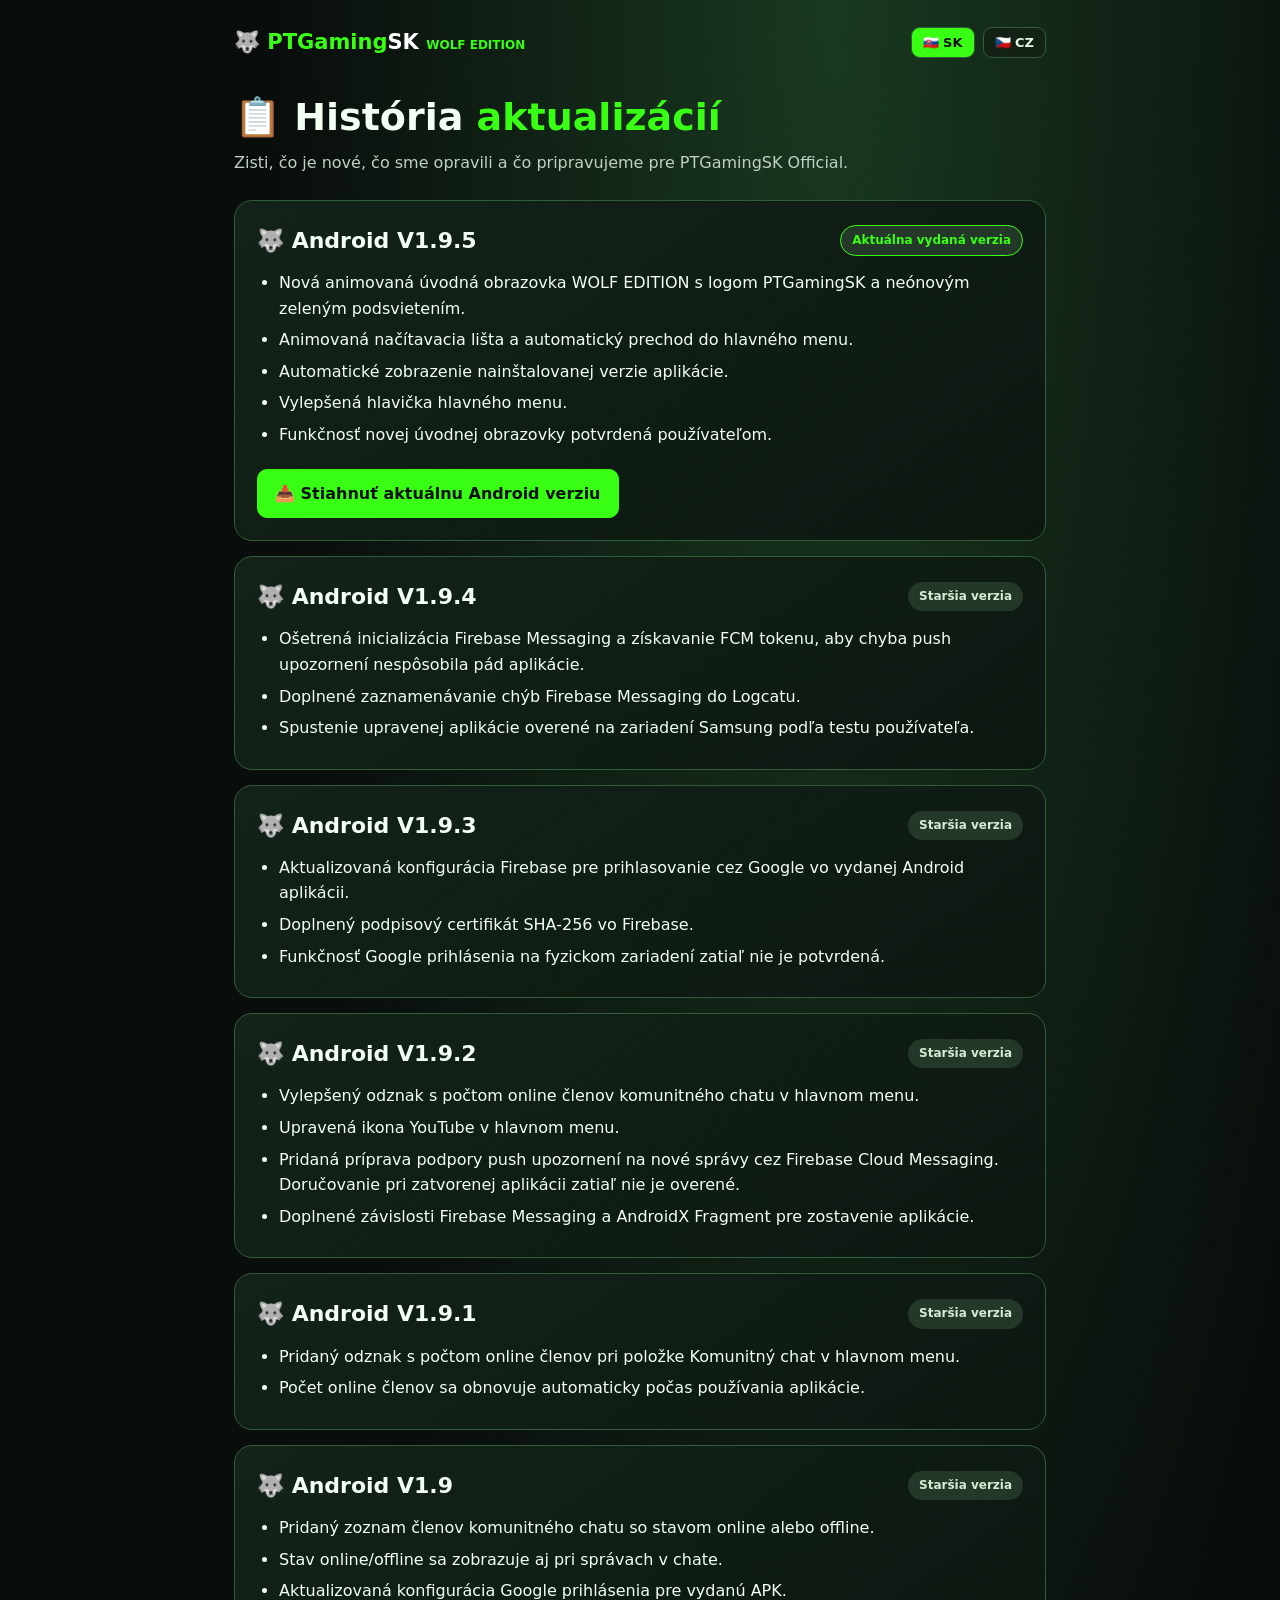
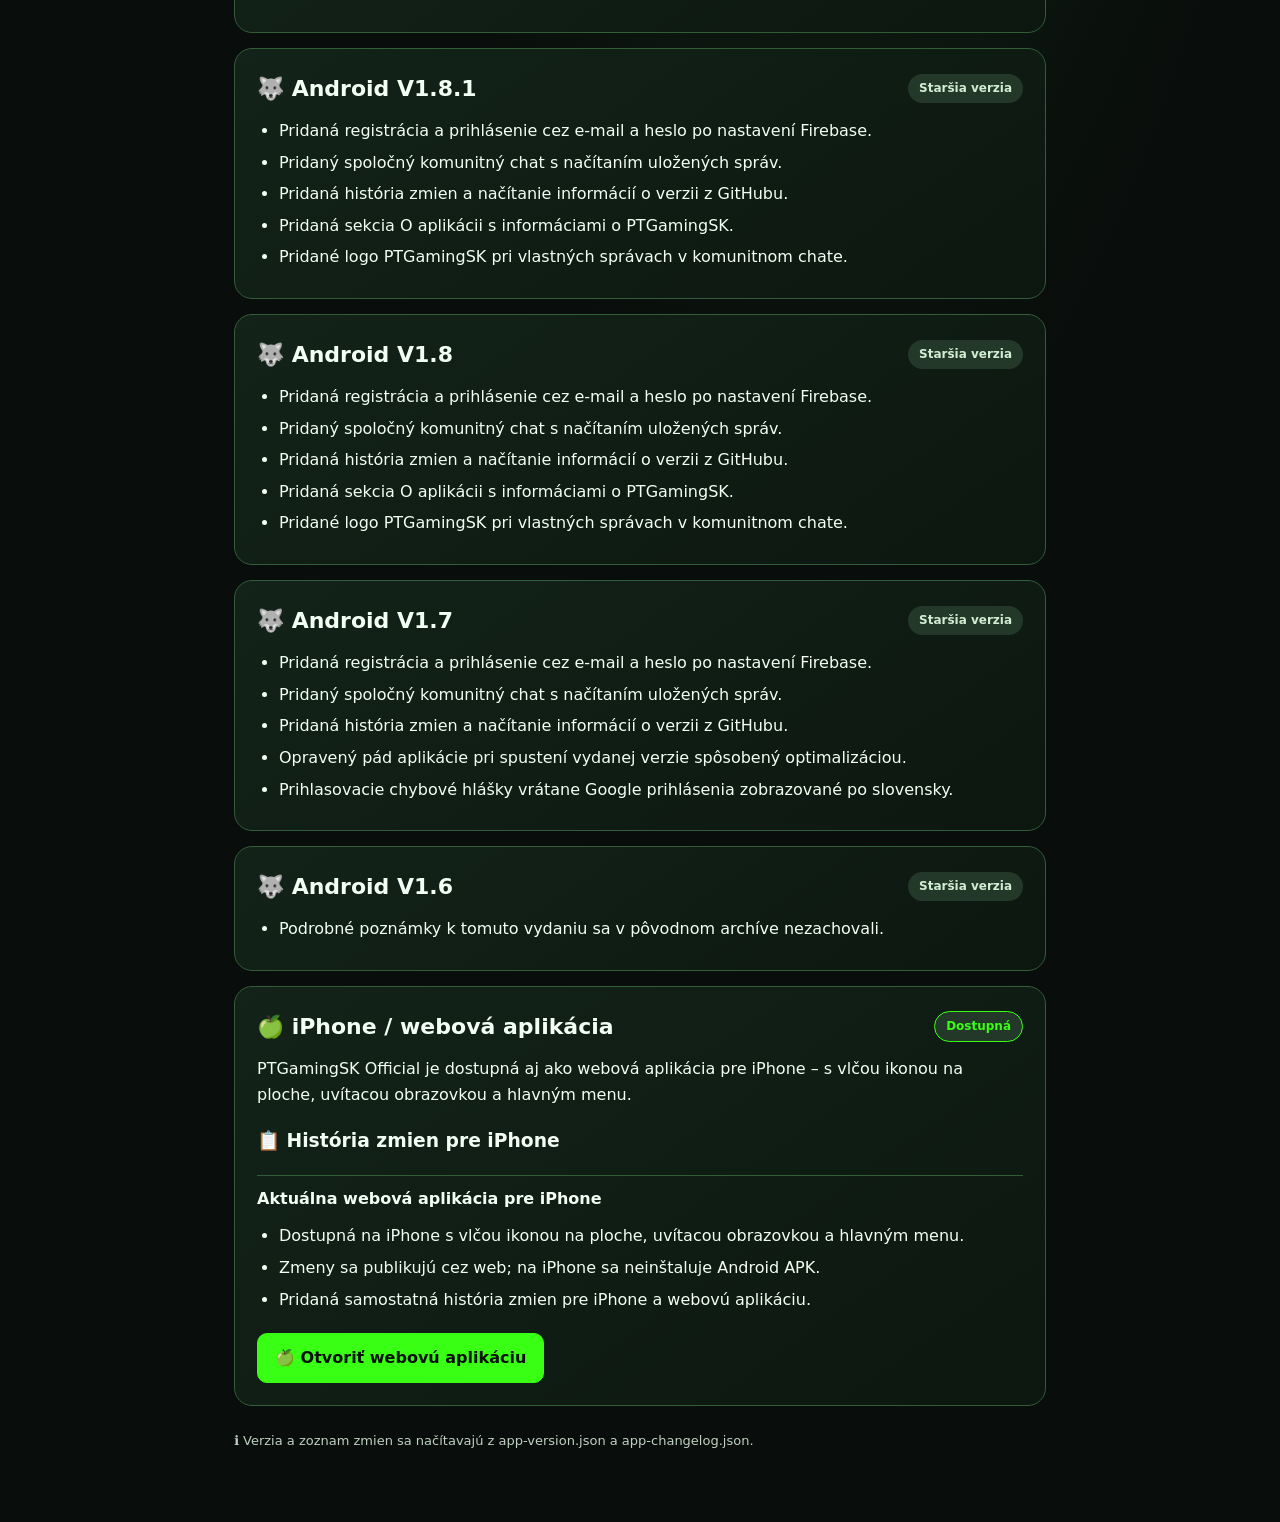
<file: zmeny-aplikacie.html>
<!doctype html>
<html lang="sk">
<head>
<meta charset="utf-8">
<meta name="viewport" content="width=device-width,initial-scale=1">
<meta name="theme-color" content="#090d0b">
<meta name="description" content="História aktualizácií PTGamingSK Official – nové funkcie, opravy a pripravované zmeny pre Android a iPhone.">
<title>História aktualizácií | PTGamingSK Official WOLF EDITION</title>
<style>
:root{color-scheme:dark;--bg:#090d0b;--panel:#132018;--green:#39ff14;--line:#315e38;--ink:#f2fff2;--muted:#bfd1c2}
*{box-sizing:border-box}
[hidden]{display:none!important}
html{scroll-behavior:smooth}
body{margin:0;min-height:100vh;background:radial-gradient(ellipse at 65% 0,#193921 0,#090d0b 48%);color:var(--ink);font:16px/1.6 system-ui,-apple-system,Segoe UI,Arial,sans-serif}
main{max-width:850px;margin:auto;padding:26px 19px 70px}
header{display:flex;justify-content:space-between;align-items:center;gap:14px;flex-wrap:wrap}
.brand{font-size:21px;font-weight:900;color:var(--green);text-decoration:none}
.brand span{color:#fff}
.lang{display:flex;gap:8px}
.lang button{cursor:pointer;color:#e6f6e5;background:#142216;border:1px solid var(--line);border-radius:9px;padding:7px 11px;font:700 13px system-ui}
.lang button[aria-pressed="true"]{color:#071008;background:var(--green)}
h1{font-size:clamp(26px,5vw,38px);margin:35px 0 10px;line-height:1.2}
h1 em{font-style:normal;color:var(--green)}
.intro{color:var(--muted);margin:0 0 24px}
.card{background:linear-gradient(145deg,#132319,#0c1710);border:1px solid var(--line);padding:22px;border-radius:18px;margin:15px 0}
.row{display:flex;align-items:center;justify-content:space-between;flex-wrap:wrap;gap:9px}
h2{margin:0;font-size:22px}
.badge{font-size:12px;display:inline-block;background:#24382a;color:#d1edd2;padding:5px 11px;border-radius:20px;font-weight:750}
.badge.live{border:1px solid var(--green);color:var(--green)}
.badge.future{border:1px solid #a4aeb0}
p{margin:12px 0 0}
ul{padding-left:22px;margin:12px 0 0}
li{margin:6px 0}
.btn{display:inline-block;padding:11px 17px;border:1px solid var(--green);border-radius:10px;color:#05100a;background:var(--green);font-weight:800;text-decoration:none;margin-top:15px}
.note{font-size:13px;color:var(--muted);margin-top:25px}
a{color:var(--green)}
a:focus-visible,button:focus-visible{outline:2px solid #fff;outline-offset:3px}
</style>
</head>
<body>
<main>
<header>
<a class="brand" href="/">🐺 PTGaming<span>SK</span> <small style="font-size:12px">WOLF EDITION</small></a>
<div class="lang" aria-label="Jazyk / Jazyk">
<button type="button" data-lang="sk" aria-pressed="true">🇸🇰 SK</button>
<button type="button" data-lang="cs" aria-pressed="false">🇨🇿 CZ</button>
</div>
</header>
<h1 data-sk="📋 História <em>aktualizácií</em>" data-cs="📋 Historie <em>aktualizací</em>">📋 História <em>aktualizácií</em></h1>
<p class="intro" data-sk="Zisti, čo je nové, čo sme opravili a čo pripravujeme pre PTGamingSK Official." data-cs="Zjisti, co je nové, co jsme opravili a co připravujeme pro PTGamingSK Official.">Zisti, čo je nové, čo sme opravili a čo pripravujeme pre PTGamingSK Official.</p>

<div id="pt-app-automatic-releases" aria-live="polite"></div>
<section class="card" id="pt-app-latest-unknown" aria-labelledby="pt-app-latest-unknown-title" hidden>
<div class="row"><h2 id="pt-app-latest-unknown-title"></h2><span class="badge live" data-sk="Aktuálna vydaná verzia" data-cs="Aktuální vydaná verze">Aktuálna vydaná verzia</span></div>
<p data-sk="Táto verzia je už vydaná. Podrobný zoznam zmien zatiaľ nie je doplnený, preto neuvádzame neoverené opravy." data-cs="Tato verze již vyšla. Podrobný seznam změn zatím není doplněn, proto neuvádíme neověřené opravy.">Táto verzia je už vydaná. Podrobný zoznam zmien zatiaľ nie je doplnený, preto neuvádzame neoverené opravy.</p>
<a class="btn" href="/app-release.apk" data-sk="📥 Stiahnuť najnovšiu Android verziu" data-cs="📥 Stáhnout nejnovější Android verzi">📥 Stiahnuť najnovšiu Android verziu</a>
</section>


<section class="card" aria-labelledby="ios">
<div class="row"><h2 id="ios">🍏 iPhone / webová aplikácia</h2><span class="badge live" data-sk="Dostupná" data-cs="Dostupná">Dostupná</span></div>
<p data-sk="PTGamingSK Official je dostupná aj ako webová aplikácia pre iPhone – s vlčou ikonou na ploche, uvítacou obrazovkou a hlavným menu." data-cs="PTGamingSK Official je dostupná také jako webová aplikace pro iPhone – s vlčí ikonou na ploše, uvítací obrazovkou a hlavním menu.">PTGamingSK Official je dostupná aj ako webová aplikácia pre iPhone – s vlčou ikonou na ploche, uvítacou obrazovkou a hlavným menu.</p>
<div id="pt-webapp-history" style="margin-top:16px" aria-live="polite"></div>
<a class="btn" href="/app.html" data-sk="🍏 Otvoriť webovú aplikáciu" data-cs="🍏 Otevřít webovou aplikaci">🍏 Otvoriť webovú aplikáciu</a>
</section>

<p class="note" id="pt-release-note" data-sk="ℹ️ Verzia a zoznam zmien sa načítavajú z app-version.json a app-changelog.json." data-cs="ℹ️ Verze a seznam změn se načítají z app-version.json a app-changelog.json.">ℹ️ Verzia a zoznam zmien sa načítavajú z app-version.json a app-changelog.json.</p>
</main>
<script>
(()=>{
const d=document, buttons=d.querySelectorAll('[data-lang]');
let lang='sk';try{if(localStorage.getItem('ptgamingsk-language')==='cs')lang='cs';}catch(e){}
function update(language){
lang=language;d.documentElement.lang=lang;
d.querySelectorAll('[data-sk][data-cs]').forEach(el=>{
 const data=el.getAttribute('data-'+lang);
 if(el.tagName==='H1')el.innerHTML=data;else el.textContent=data;
});
buttons.forEach(b=>b.setAttribute('aria-pressed',String(b.dataset.lang===lang)));
try{localStorage.setItem('ptgamingsk-language',lang)}catch(e){}
}
buttons.forEach(b=>b.addEventListener('click',()=>update(b.dataset.lang)));
function parseVersion(value){
 if(typeof value!=='string'||!/^\d+(?:\.\d+){1,2}$/.test(value))return null;
 return value.split('.').map(Number);
}
function compare(a,b){
 for(let i=0;i<3;i++){const x=a[i]||0,y=b[i]||0;if(x!==y)return x-y;}
 return 0;
}
async function renderAutomaticHistory(meta,v){
 const holder=d.getElementById('pt-app-automatic-releases');
 if(!holder)return;
 holder.replaceChildren();
 let releases=[],webAppReleases=[];
 try{
  const reply=await fetch('/app-changelog.json?ts='+Date.now(),{cache:'no-store'});
  if(reply.ok){
   const history=await reply.json();
   if(Array.isArray(history.releases))releases=history.releases;
   if(Array.isArray(history.webAppReleases))webAppReleases=history.webAppReleases;
  }
 }catch(e){/* The latest-version fallback is shown when metadata is available but changelog data is not. */}
 const archive=releases.filter(entry=>
  entry&&typeof entry==='object'&&Number.isSafeInteger(entry.versionCode)&&
  entry.versionCode>=7&&entry.versionCode<=meta.versionCode&&
  parseVersion(entry.versionName)!==null&&compare(parseVersion(entry.versionName),v)<=0
 ).sort((a,b)=>b.versionCode-a.versionCode).slice(0,25);
 function translated(node,sk,cs){
  node.setAttribute('data-sk',sk);
  node.setAttribute('data-cs',cs);
  node.textContent=lang==='cs'?cs:sk;
  return node;
 }
 for(const entry of archive){
  const section=d.createElement('section');section.className='card';
  const row=d.createElement('div');row.className='row';
  const title=d.createElement('h2');title.textContent='🐺 Android V'+entry.versionName;
  const status=d.createElement('span');
  const isCurrent=entry.versionCode===meta.versionCode;
  status.className='badge'+(isCurrent?' live':'');
  translated(status,isCurrent?'Aktuálna vydaná verzia':'Staršia verzia',isCurrent?'Aktuální vydaná verze':'Starší verze');
  row.append(title,status);
  section.append(row);
  const noteList=Array.isArray(entry.changes)?
    entry.changes.filter(n=>typeof n==='string'&&n.trim()).slice(0,12):[];
  if(noteList.length){
   const list=d.createElement('ul');
   for(const note of noteList){
    const li=d.createElement('li');
    li.textContent=note.slice(0,240);
    list.append(li);
   }
   section.append(list);
  }else{
   const noNotes=d.createElement('p');
   translated(noNotes,'Podrobnosti o zmenách neboli uvedené pri nahrávaní APK.','Podrobnosti o změnách nebyly uvedeny při nahrávání APK.');
   section.append(noNotes);
  }
  if(isCurrent){
   const download=d.createElement('a');
   download.className='btn';download.href='/app-release.apk';
   translated(download,'📥 Stiahnuť aktuálnu Android verziu','📥 Stáhnout aktuální Android verzi');
   section.append(download);
  }
  holder.append(section);
 }
 const webHolder=d.getElementById('pt-webapp-history');
 if(webHolder){
  webHolder.replaceChildren();
  const webEntries=webAppReleases.filter(entry=>
   entry&&typeof entry==='object'&&typeof entry.titleSk==='string'&&
   typeof entry.titleCs==='string'&&Array.isArray(entry.changes)
  ).slice(0,10);
  if(webEntries.length){
   const heading=d.createElement('h3');
   translated(heading,'📋 História zmien pre iPhone','📋 Historie změn pro iPhone');
   webHolder.append(heading);
   for(const entry of webEntries){
    const subsection=d.createElement('div');
    subsection.style.cssText='border-top:1px solid var(--line);margin-top:10px;padding-top:10px';
    const title=d.createElement('h4');
    title.style.margin='0';
    translated(title,entry.titleSk,entry.titleCs);
    subsection.append(title);
    const list=d.createElement('ul');
    for(const change of entry.changes.slice(0,12)){
     if(!change||typeof change.sk!=='string'||typeof change.cs!=='string')continue;
     const item=d.createElement('li');
     translated(item,change.sk,change.cs);
     list.append(item);
    }
    if(list.childElementCount)subsection.append(list);
    webHolder.append(subsection);
   }
  }
 }
 // The generic fallback is shown only when release notes for the latest version are unavailable.
 const newerCard=d.getElementById('pt-app-latest-unknown');
 newerCard.hidden=compare(v,[1,5])<=0||archive.some(entry=>entry.versionCode===meta.versionCode);
 update(lang);
}
async function checkRelease(){
 try{
  const response=await fetch('/app-version.json?ts='+Date.now(),{cache:'no-store'});
  if(!response.ok)throw Error('Version metadata unavailable');
  const meta=await response.json(),v=parseVersion(meta.versionName);
  if(!v||!Number.isSafeInteger(meta.versionCode)||meta.versionCode<1)throw Error('Invalid version metadata');
  await renderAutomaticHistory(meta,v);
 }catch(err){
  // Android release cards are rendered only from the versioned changelog.
 }
}
update(lang);
checkRelease();
})();
</script>
</body>
</html>
</file>
